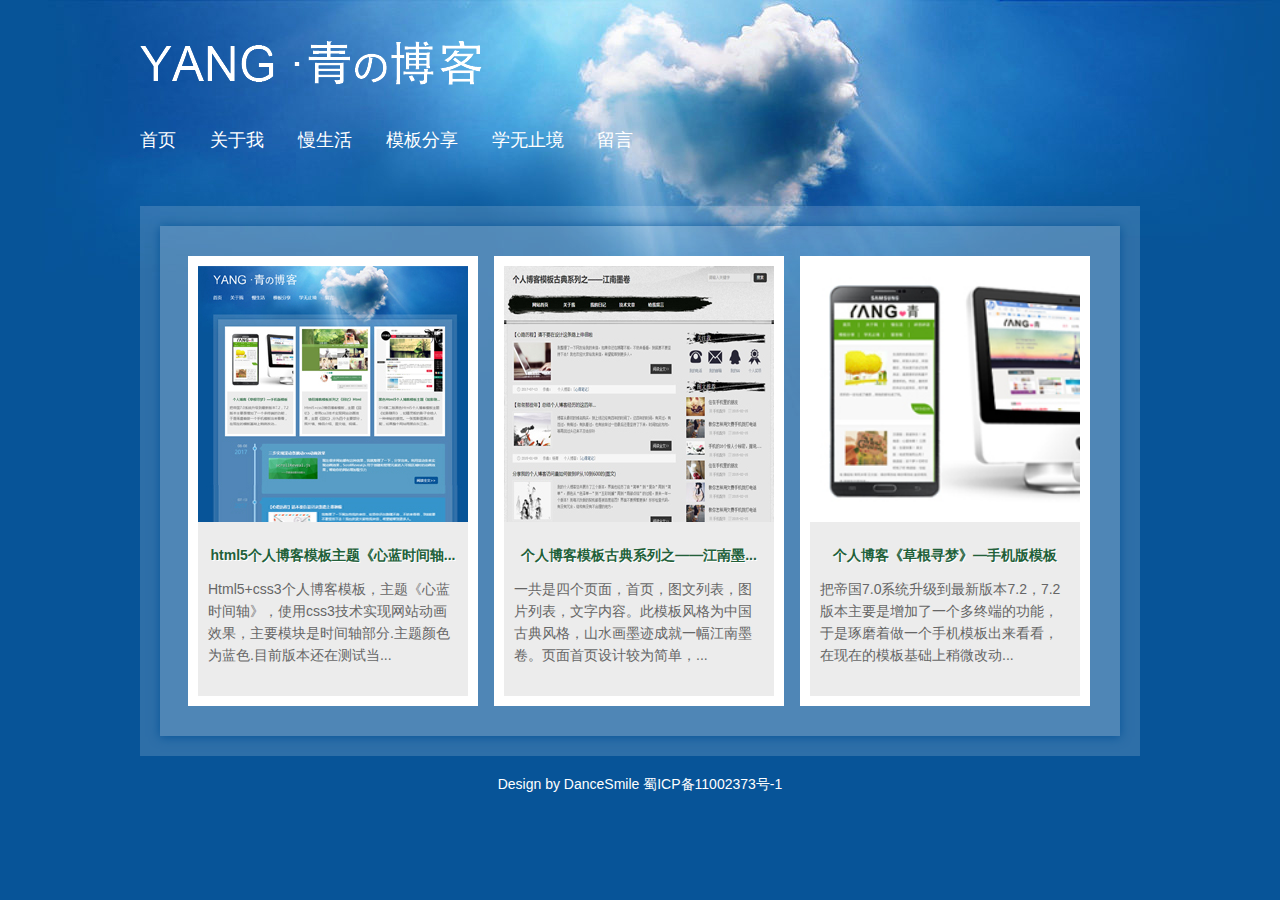
<file: 博客/index.html>
<!doctype html>
<html>
 <head>
 	<meta charset="utf-8">
 	<link rel="stylesheet" href="css/index.css">
 	<script type="text/javascript" src="js/jquery-3.2.0.min.js"></script>
 	<script type="text/javascript" src="js/index.js"></script>
 	<title>首页</title>
 </head>
 <body>
 	<div class="header">
 		<div class="logo">
 			<a href="#">
 				<img src="images/logo.png" />
 			</a>
 		</div>
 		<div class="nav">
 			<a href="javascript:void(0)">
 				<span>首页</span>
 				<span class="en">Home</span>
 			</a>
 			<a href="javascript:void(0)">
 				<span>关于我</span>
 				<span class="en">About</span>
 			</a>
 			<a href="javascript:void(0)">
 				<span>慢生活</span>
 				<span class="en">Life</span>
 			</a>
 			<a href="javascript:void(0)">
 				<span>模板分享</span>
 				<span class="en">Share</span>
 			</a>
 			<a href="javascript:void(0)">
 				<span>学无止境</span>
 				<span class="en">Learn</span>
 			</a>
 			<a href="javascript:void(0)">
 				<span>留言</span>
 				<span class="en">Saying</span>
 			</a>
 		</div>
 	</div>
 	<div class="article">
 		<div class="container">
 			<div class="blog clearfix">
 				<div class="figure">
 					<ul>
 						<a href="#">
 							<img src="images/fiugre.jpg" />
 						</a>
 					</ul>
 					<p>
 						<a href="#">
 							html5个人博客模板主题《心蓝时间轴...
 						</a>
 					</p>
 					<div class="figaction">
 						Html5+css3个人博客模板，主题《心蓝时间轴》，使用css3技术实现网站动画效果，主要模块是时间轴部分.主题颜色为蓝色.目前版本还在测试当...
 					</div>
 				</div>
 				<div class="figure">
 					<ul>
 						<a href="#">
 							<img src="images/figure1.jpg" />
 						</a>
 					</ul>
 					<p>
 						<a href="#">
 							个人博客模板古典系列之——江南墨...
 						</a>
 					</p>
 					<div class="figaction">
 						一共是四个页面，首页，图文列表，图片列表，文字内容。此模板风格为中国古典风格，山水画墨迹成就一幅江南墨卷。页面首页设计较为简单，...
 					</div>
 				</div>
 				<div class="figure">
 					<ul>
 						<a href="#">
 							<img src="images/figure2.jpg" />
 						</a>
 					</ul>
 					<p>
 						<a href="#">
 							个人博客《草根寻梦》—手机版模板
 						</a>
 					</p>
 					<div class="figaction">
 						把帝国7.0系统升级到最新版本7.2，7.2版本主要是增加了一个多终端的功能，于是琢磨着做一个手机模板出来看看，在现在的模板基础上稍微改动...
 					</div>
 				</div>
 			</div>
 			<ul class="timeline">
	 			<!-- <li>
	 				<div class="time">
	 					<span>09-08</span>
	 					<span>2017</span>
	 				</div>
	 				<div class="icon"></div>
	 				<div class="label">
	 					<h2>
	 						<a href="#">
	 							html5个人博客模板主题《心蓝时间轴》
	 						</a>
	 					</h2>
	 					<div class="content clearfix">
	 						<span class="blogpic">
	 							<a href="#">
	 								<img src="images/image1.jpg" />
	 							</a>
	 						</span>
	 						<div class="con-blog">
	 							<p>
	 								Html5+css3个人博客模板，主题《心蓝时间轴》，使用css3技术实现网站动<br/>画效果，主要模块是时间轴部分.主题颜色为蓝色.目前版本还在测试当中,喜欢<br/>的可以先下载
	 							</p>
	 							<p class="clearfix">
	 								<a href="#" class="classname">原创个人博客模板</a>
	 								<a href="#" class="readmore">阅读全文>></a>
	 							</p>
	 						</div>
	 					</div>
	 				</div>
	 			</li> -->
	 			<!-- <li>
	 				<div class="time">
	 					<span>09-08</span>
	 					<span>2017</span>
	 				</div>
	 				<div class="icon"></div>
	 				<div class="label">
	 					<h2>
	 						<a href="#">
	 							html5个人博客模板主题《心蓝时间轴》
	 						</a>
	 					</h2>
	 					<div class="content clearfix">
	 						<span class="blogpic">
	 							<a href="#">
	 								<img src="images/image1.jpg" />
	 							</a>
	 						</span>
	 						<div class="con-blog">
	 							<p>
	 								Html5+css3个人博客模板，主题《心蓝时间轴》，使用css3技术实现网站动<br/>画效果，主要模块是时间轴部分.主题颜色为蓝色.目前版本还在测试当中,喜欢<br/>的可以先下载
	 							</p>
	 							<p class="clearfix">
	 								<a href="#" class="classname">原创个人博客模板</a>
	 								<a href="#" class="readmore">阅读全文>></a>
	 							</p>
	 						</div>
	 					</div>
	 				</div>
	 			</li>
	 			<li>
	 				<div class="time">
	 					<span>09-08</span>
	 					<span>2017</span>
	 				</div>
	 				<div class="icon"></div>
	 				<div class="label">
	 					<h2>
	 						<a href="#">
	 							html5个人博客模板主题《心蓝时间轴》
	 						</a>
	 					</h2>
	 					<div class="content clearfix">
	 						<span class="blogpic">
	 							<a href="#">
	 								<img src="images/image1.jpg" />
	 							</a>
	 						</span>
	 						<div class="con-blog">
	 							<p>
	 								Html5+css3个人博客模板，主题《心蓝时间轴》，使用css3技术实现网站动<br/>画效果，主要模块是时间轴部分.主题颜色为蓝色.目前版本还在测试当中,喜欢<br/>的可以先下载
	 							</p>
	 							<p class="clearfix">
	 								<a href="#" class="classname">原创个人博客模板</a>
	 								<a href="#" class="readmore">阅读全文>></a>
	 							</p>
	 						</div>
	 					</div>
	 				</div>
	 			</li>
	 			<li>
	 				<div class="time">
	 					<span>09-08</span>
	 					<span>2017</span>
	 				</div>
	 				<div class="icon"></div>
	 				<div class="label">
	 					<h2>
	 						<a href="#">
	 							html5个人博客模板主题《心蓝时间轴》
	 						</a>
	 					</h2>
	 					<div class="content clearfix">
	 						<span class="blogpic">
	 							<a href="#">
	 								<img src="images/image1.jpg" />
	 							</a>
	 						</span>
	 						<div class="con-blog">
	 							<p>
	 								Html5+css3个人博客模板，主题《心蓝时间轴》，使用css3技术实现网站动<br/>画效果，主要模块是时间轴部分.主题颜色为蓝色.目前版本还在测试当中,喜欢<br/>的可以先下载
	 							</p>
	 							<p class="clearfix">
	 								<a href="#" class="classname">原创个人博客模板</a>
	 								<a href="#" class="readmore">阅读全文>></a>
	 							</p>
	 						</div>
	 					</div>
	 				</div>
	 			</li>
	 			<li>
	 				<div class="time">
	 					<span>09-08</span>
	 					<span>2017</span>
	 				</div>
	 				<div class="icon"></div>
	 				<div class="label">
	 					<h2>
	 						<a href="#">
	 							html5个人博客模板主题《心蓝时间轴》
	 						</a>
	 					</h2>
	 					<div class="content clearfix">
	 						<span class="blogpic">
	 							<a href="#">
	 								<img src="images/image1.jpg" />
	 							</a>
	 						</span>
	 						<div class="con-blog">
	 							<p>
	 								Html5+css3个人博客模板，主题《心蓝时间轴》，使用css3技术实现网站动<br/>画效果，主要模块是时间轴部分.主题颜色为蓝色.目前版本还在测试当中,喜欢<br/>的可以先下载
	 							</p>
	 							<p class="clearfix">
	 								<a href="#" class="classname">原创个人博客模板</a>
	 								<a href="#" class="readmore">阅读全文>></a>
	 							</p>
	 						</div>
	 					</div>
	 				</div>
	 			</li>
	 			<li>
	 				<div class="time">
	 					<span>09-08</span>
	 					<span>2017</span>
	 				</div>
	 				<div class="icon"></div>
	 				<div class="label">
	 					<h2>
	 						<a href="#">
	 							html5个人博客模板主题《心蓝时间轴》
	 						</a>
	 					</h2>
	 					<div class="content clearfix">
	 						<span class="blogpic">
	 							<a href="#">
	 								<img src="images/image1.jpg" />
	 							</a>
	 						</span>
	 						<div class="con-blog">
	 							<p>
	 								Html5+css3个人博客模板，主题《心蓝时间轴》，使用css3技术实现网站动<br/>画效果，主要模块是时间轴部分.主题颜色为蓝色.目前版本还在测试当中,喜欢<br/>的可以先下载
	 							</p>
	 							<p class="clearfix">
	 								<a href="#" class="classname">原创个人博客模板</a>
	 								<a href="#" class="readmore">阅读全文>></a>
	 							</p>
	 						</div>
	 					</div>
	 				</div>
	 			</li>
 -->	 		
			</ul>
 		</div>
 	</div>
 	<div class="footer">
		Design by DanceSmile
		<a href="#">蜀ICP备11002373号-1</a>
 	</div>
 </body>
 </html>
</file>
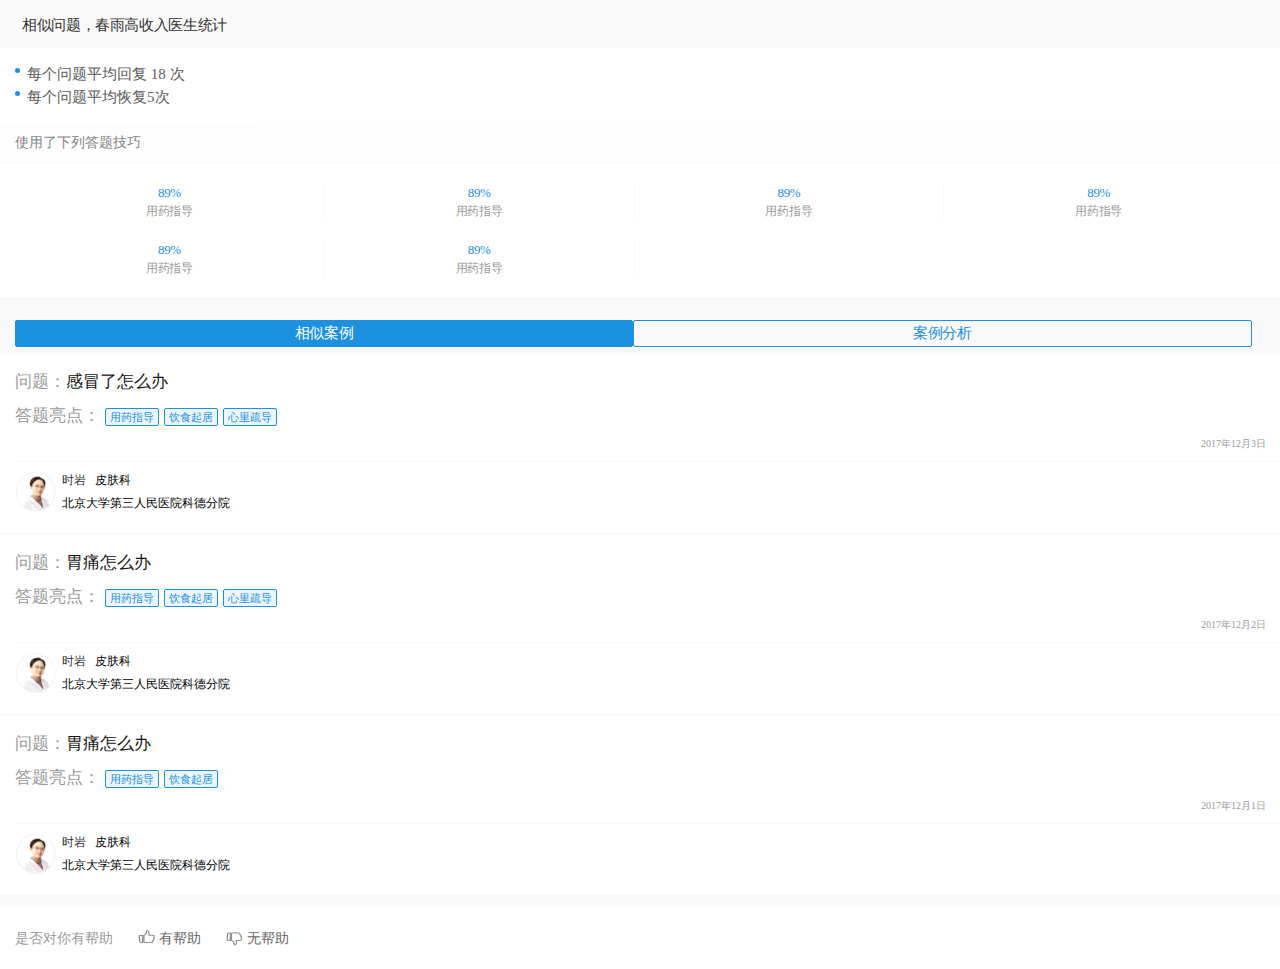
<file: 春雨医生2/index.html>
<!doctype html>
<html>
<head>
	<meta charset="utf-8">
	<meta name="viewport"
          content="width=device-width, user-scalable=no, initial-scale=1.0, maximum-scale=1.0, minimum-scale=1.0">
	<link rel="stylesheet" href="css/main.css">
	<script type="text/javascript" src="js/jquery-3.2.0.min.js"></script>
	<script type="text/javascript" src="js/main.js"></script>
	<!-- // <script type="text/javascript" src="js/flexible.js"></script> -->
	<title>春雨医生</title>
</head>
<body>
	<div class="header">
		<div class="count">
			<span class="title">相似问题，春雨高收入医生统计</span>
		</div>
		<div class="count-result">
			<div class="res-list clearfix">
				<span class="dian"></span>
				<span class="title title-1">每个问题平均回复
					<span></span>
					次
				</span>
			</div>
			<div class="res-list clearfix">
				<span class="dian"></span>
				<span class="title title-2">每个问题平均恢复<span></span>次</span>
			</div>
		</div>
	</div>
	<div class="skill">
		使用了下列答题技巧
	</div>
	<div class="skill-list">
		<ul class="clearfix">
			<li>
				<p class="num">89%</p>
				<P class="title">用药指导</p>
			</li>
			<li>
				<p class="num">89%</p>
				<P class="title">用药指导</p>
			</li>
			<li>
				<p class="num">89%</p>
				<P class="title">用药指导</p>
			</li>
			<li>
				<p class="num">89%</p>
				<P class="title">用药指导</p>
			</li>
			<li>
				<p class="num">89%</p>
				<P class="title">用药指导</p>
			</li>
			<li>
				<p class="num">89%</p>
				<P class="title">用药指导</p>
			</li>
		</ul>
	</div>
	<div class="case">
		<div class="case-box clearfix">
			<div class="case-box-item change">相似案例</div>
			<div class="case-box-item">案例分析</div>
		</div>
	</div>
	<div class="cases">
		<div class="similarity-case cases-list">
			<!-- <div class="box">
				<div class="similarity-case-list">
					<p class="question">
						问题：<span class="title">月经不调，经常拖后（女，32岁）</span>
					</p>
					<p class="answer">
						<span>答题亮点：</span>
						<span class="label-list">用药指导</span>
						<span class="label-list">饮食起居</span>
						<span class="label-list">心理疏导</span>
					</p>
					<p class="data">2017年11月2日</p>
					<div class="cut"></div>
				</div>
				<div class="doctor-introduced">
					<div class="doctor-img">
						<img src="images/people.png">
					</div>
					<div class="introduced">
						<p>
							<span class="doctor-name">时岩</span>
							<span class="section">皮肤科</span>
						</p>
						<p>北京大学第三人民医院科德分院</p>
					</div>
				</div>
			</div>
			<div class="box">
				<div class="similarity-case-list">
					<p class="question">
						问题：<span class="title">月经不调，经常拖后（女，32岁）</span>
					</p>
					<p class="answer">
						<span>答题亮点：</span>
						<span class="label-list">用药指导</span>
						<span class="label-list">饮食起居</span>
						<span class="label-list">心理疏导</span>
					</p>
					<p class="data">2017年11月2日</p>
					<div class="cut"></div>
				</div>
				<div class="doctor-introduced">
					<div class="doctor-img">
						<img src="images/people.png">
					</div>
					<div class="introduced">
						<p>
							<span class="doctor-name">时岩</span>
							<span class="section">皮肤科</span>
						</p>
						<p>北京大学第三人民医院科德分院</p>
					</div>
				</div>
			</div>
			<div class="box">
				<div class="similarity-case-list">
					<p class="question">
						问题：<span class="title">月经不调，经常拖后（女，32岁）</span>
					</p>
					<p class="answer">
						<span>答题亮点：</span>
						<span class="label-list">用药指导</span>
						<span class="label-list">饮食起居</span>
						<span class="label-list">心理疏导</span>
					</p>
					<p class="data">2017年11月2日</p>
					<div class="cut"></div>
				</div>
				<div class="doctor-introduced">
					<div class="doctor-img">
						<img src="images/people.png">
					</div>
					<div class="introduced">
						<p>
							<span class="doctor-name">时岩</span>
							<span class="section">皮肤科</span>
						</p>
						<p>北京大学第三人民医院科德分院</p>
					</div>
				</div>
			</div> -->
		</div>
		<div class="case-list cases-list">
			<!-- <div class="tags-box">
				<div class="case-list-item">
					<p class="title"><span class="ratio">89%</span>的问题提供了<span class="tag-name">用药指导</span></p>
					<div class="tags-list">
					</div>
				</div>
			</div>
			<div class="tags-box">
				<div class="case-list-item">
					<p class="title"><span class="ratio">89%</span>的问题提供了<span class="tag-name">用药指导</span></p>
					<div class="tags-list">
						<p>易坦静89%</p>
						<p>阿奇霉素64%</p>
						<p>小儿氨酚黄那敏颗粒-54%</p>
						<p>妈咪爱-52%</p>
					</div>
				</div>
			</div>
			<div class="tags-box">
				<div class="case-list-item">
					<p class="title"><span class="ratio">89%</span>的问题提供了<span class="tag-name">用药指导</span></p>
					<div class="tags-list">
						<p>易坦静89%</p>
						<p>阿奇霉素64%</p>
						<p>小儿氨酚黄那敏颗粒-54%</p>
						<p>妈咪爱-52%</p>
					</div>
				</div>
			</div> -->
			
		</div>
	</div>
	<div class="footer clearfix">
		<span class="help">是否对你有帮助</span>
		<span class="clearfix"><img src="images/help.png">有帮助</span>
		<span class="clearfix"><img src="images/no-help.png">无帮助</span>
	</div>
</body>
</html>
</file>
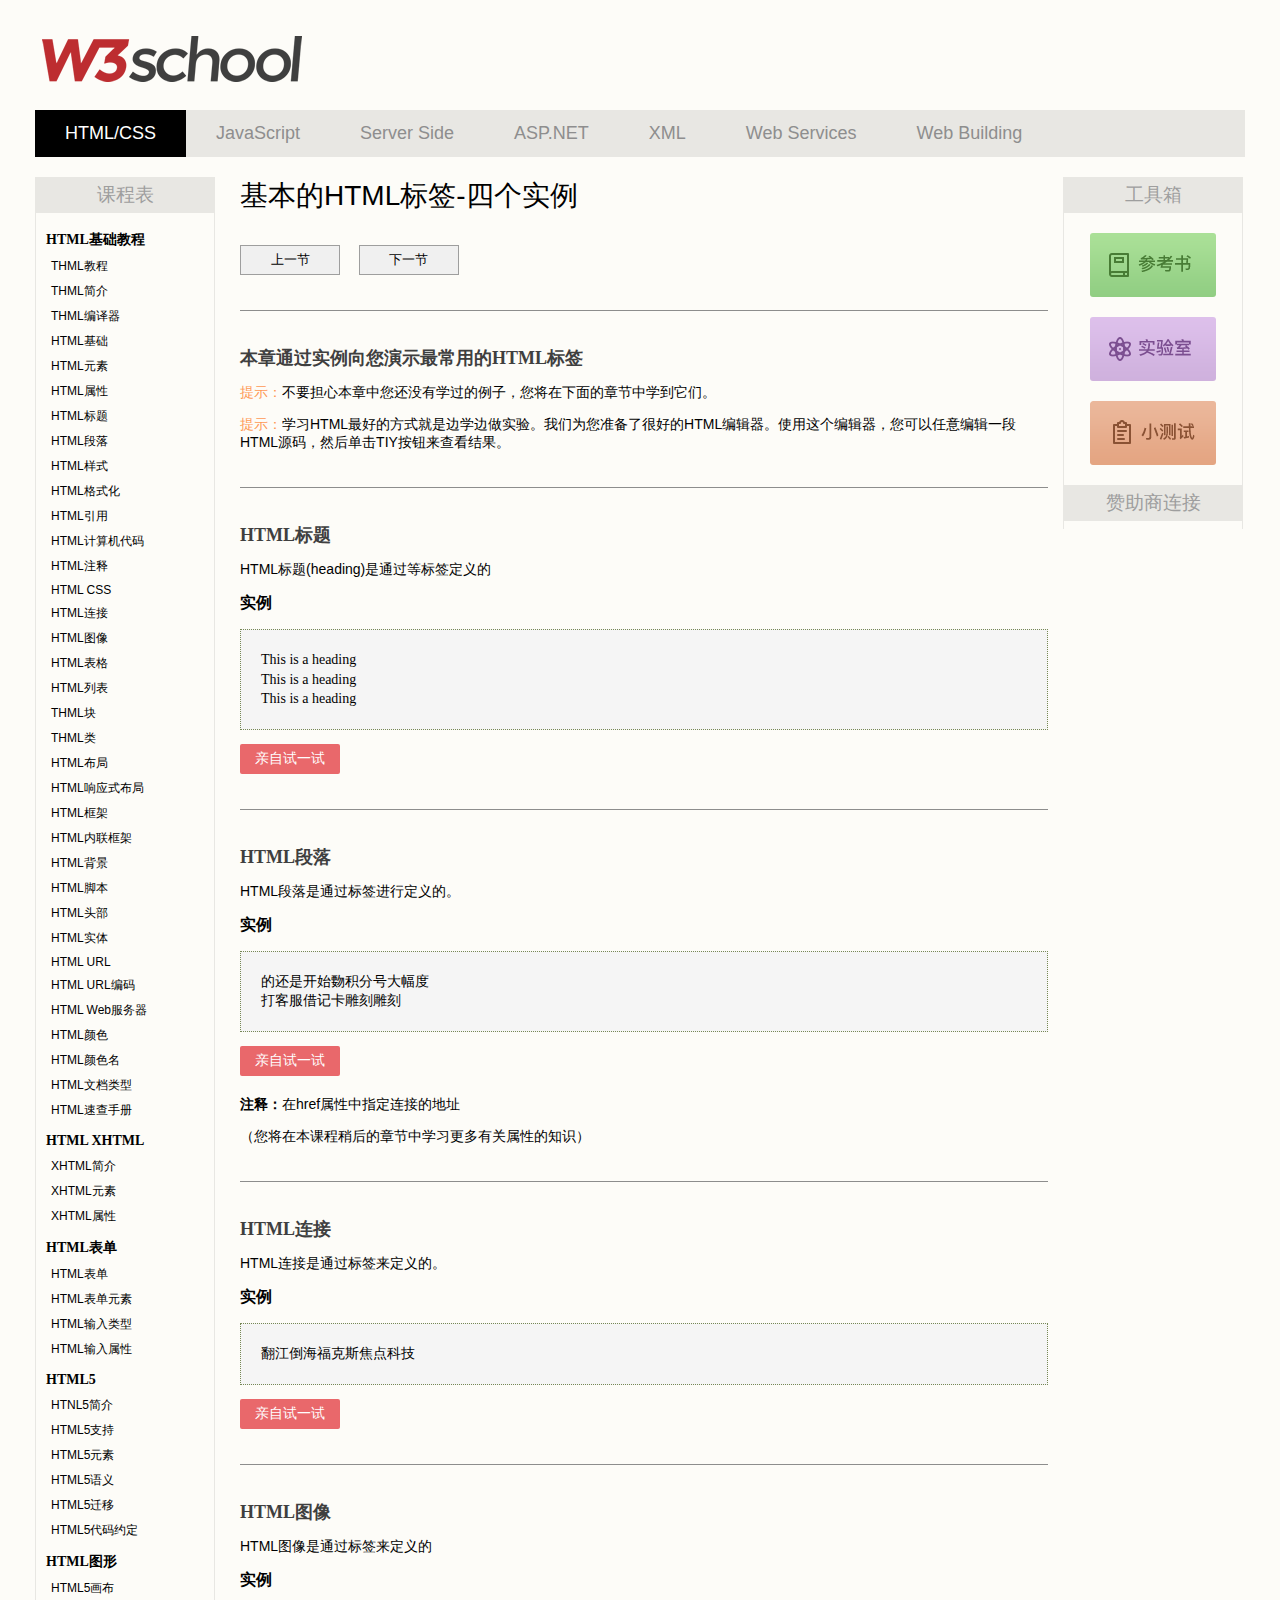
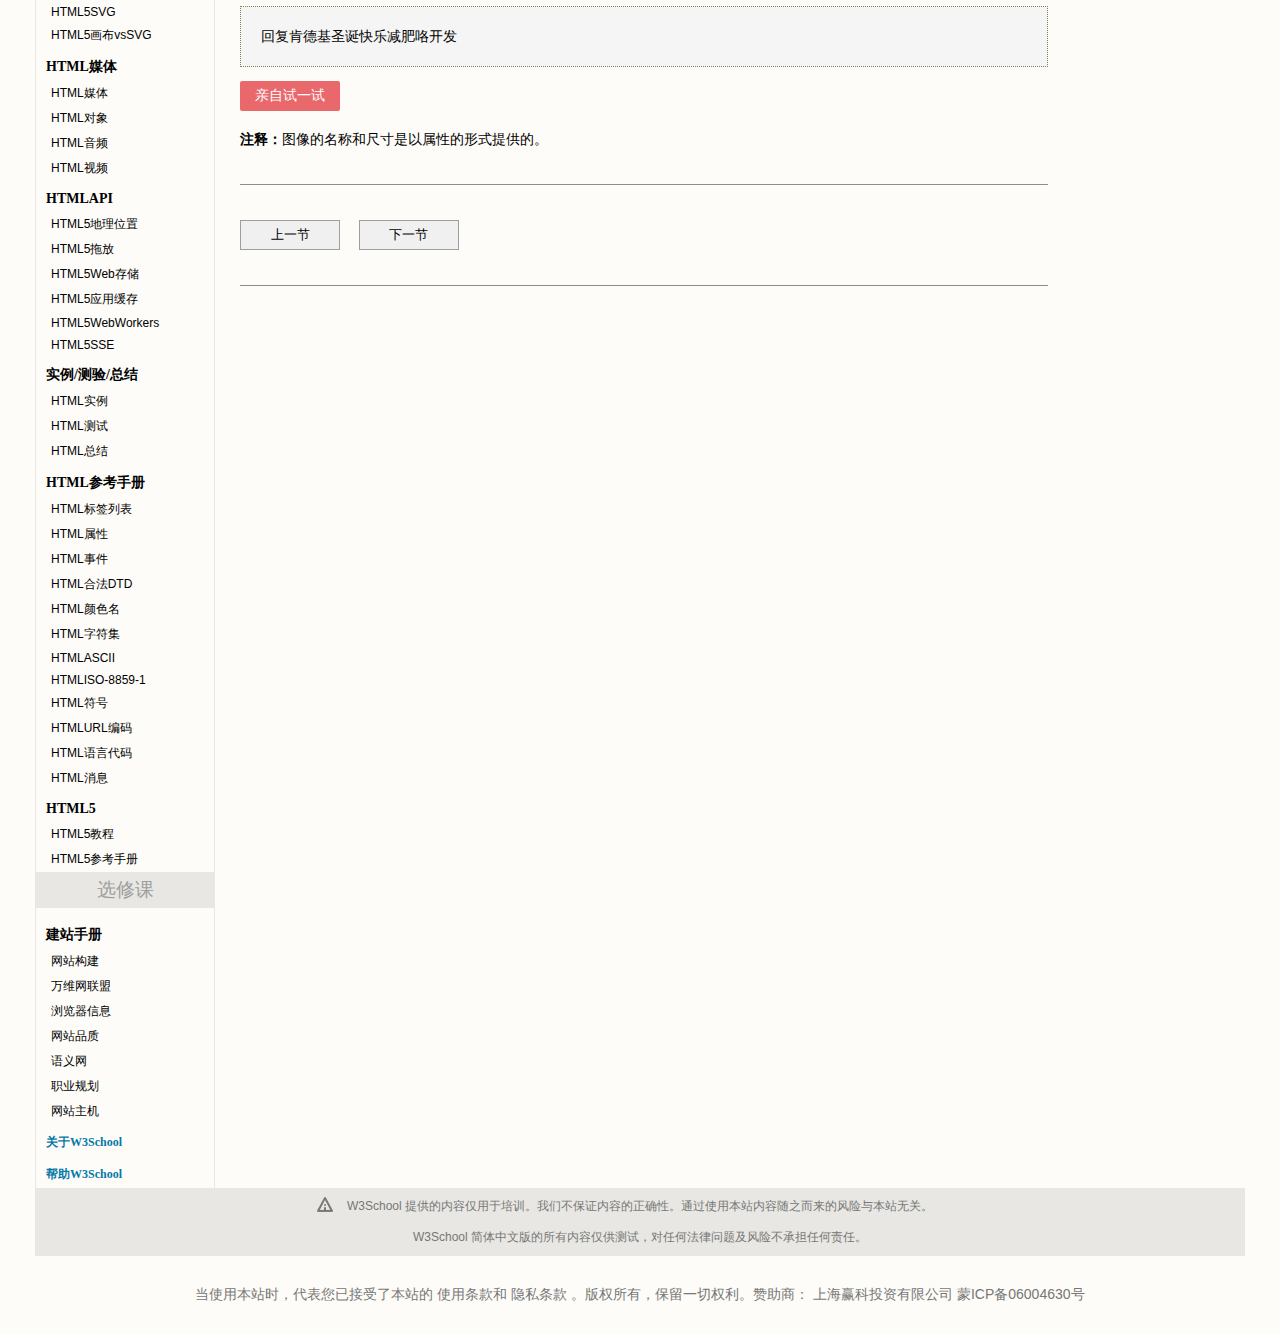
<file: myhtml/hwork.html>
<!DOCTYPE HTML>	
<html>
<head>
	<meta charset="utf-8">
	<title>HomeWork</title>
	<link rel="stylesheet" href="css/style_1.css">
</head>
<body>
	<div class="header">
		<a href="" title="w3school在线教程">
			<div class="logo"></div>
		</a>
		<ul class="nav clearfix">
			<li><a href="" id="nav_style">HTML/CSS</a></li>
			<li><a href="">JavaScript</a></li>
			<li><a href="">Server Side</a></li>
			<li><a href="">ASP.NET</a></li>
			<li><a href="">XML</a></li>
			<li><a href="">Web Services</a></li>
			<li><a href="">Web Building</a></li>
		</ul>
	</div>
	<div class="content clearfix">
		<div class="left">
			<h2>课程表</h2>
			<h4>HTML基础教程</h4>
			<ul>
				<li><a href="">THML教程</a></li>
				<li><a href="">THML简介</a></li>
				<li><a href="">THML编译器</a></li>
				<li><a href="">HTML基础</a></li>
				<li><a href="">HTML元素</a></li>
				<li><a href="">HTML属性</a></li>
				<li><a href="">HTML标题</a></li>
				<li><a href="">HTML段落</a></li>
				<li><a href="">HTML样式</a></li>
				<li><a href="">HTML格式化</a></li>
				<li><a href="">HTML引用</a></li>
				<li><a href="">HTML计算机代码</a></li>
				<li><a href="">HTML注释</a></li>
				<li><a href="">HTML CSS</a></li>
				<li><a href="">HTML连接</a></li>
				<li><a href="">HTML图像</a></li>
				<li><a href="">HTML表格</a></li>
				<li><a href="">HTML列表</a></li>
				<li><a href="">THML块</a></li>
				<li><a href="">THML类</a></li>
				<li><a href="">HTML布局</a></li>
				<li><a href="">HTML响应式布局</a></li>
				<li><a href="">HTML框架</a></li>
				<li><a href="">HTML内联框架</a></li>
				<li><a href="">HTML背景</a></li>
				<li><a href="">HTML脚本</a></li>
				<li><a href="">HTML头部</a></li>
				<li><a href="">HTML实体</a></li>
				<li><a href="">HTML URL</a></li>
				<li><a href="">HTML URL编码</a></li>
				<li><a href="">HTML Web服务器</a></li>
				<li><a href="">HTML颜色</a></li>
				<li><a href="">HTML颜色名</a></li>
				<li><a href="">HTML文档类型</a></li>
				<li><a href="">HTML速查手册</a></li>
			</ul>
			<h4>HTML XHTML</h4>
			<ul>
				<li><a href="">XHTML简介</a></li>
				<li><a href="">XHTML元素</a></li>
				<li><a href="">XHTML属性</a></li>
			</ul>
			<h4>HTML表单</h4>
			<ul>
				<li><a href="">HTML表单</a></li>
				<li><a href="">HTML表单元素</a></li>
				<li><a href="">HTML输入类型</a></li>
				<li><a href="">HTML输入属性</a></li>
			</ul>
			<h4>HTML5</h4>
			<ul>
				<li><a href="">HTNL5简介</a></li>
				<li><a href="">HTML5支持</a></li>
				<li><a href="">HTML5元素</a></li>
				<li><a href="">HTML5语义</a></li>
				<li><a href="">HTML5迁移</a></li>
				<li><a href="">HTML5代码约定</a></li>
			</ul>
			<h4>HTML图形</h4>
			<ul>
				<li><a href="">HTML5画布</a></li>
				<li><a href="">HTML5SVG</a></li>
				<li><a href="">HTML5画布vsSVG</a></li>
			</ul>
			<h4>HTML媒体</h4>
			<ul>
				<li><a href="">HTML媒体</a></li>
				<li><a href="">HTML对象</a></li>
				<li><a href="">HTML音频</a></li>
				<li><a href="">HTML视频</a></li>
			</ul>
			<h4>HTMLAPI</h4>
			<ul>
				<li><a href="">HTML5地理位置</a></li>
				<li><a href="">HTML5拖放</a></li>
				<li><a href="">HTML5Web存储</a></li>
				<li><a href="">HTML5应用缓存</a></li>
				<li><a href="">HTML5WebWorkers</a></li>
				<li><a href="">HTML5SSE</a></li>
			</ul>
			<h4>实例/测验/总结</h4>
			<ul class="menu">
				<li><a href="">HTML实例</a></li>
				<li><a href="">HTML测试</a></li>
				<li><a href="">HTML总结</a></li>
			</ul>
			<h4>HTML参考手册</h4>
			<ul>
				<li><a href="">HTML标签列表</a></li>
				<li><a href="">HTML属性</a></li>
				<li><a href="">HTML事件</a></li>
				<li><a href="">HTML合法DTD</a></li>
				<li><a href="">HTML颜色名</a></li>
				<li><a href="">HTML字符集</a></li>
				<li><a href="">HTMLASCII</a></li>
				<li><a href="">HTMLISO-8859-1</a></li>
				<li><a href="">HTML符号</a></li>
				<li><a href="">HTMLURL编码</a></li>
				<li><a href="">HTML语言代码</a></li>
				<li><a href="">HTML消息</a></li>
			</ul>
			<h4>HTML5</h4>
			<ul>
				<li><a href="">HTML5教程</a></li>
				<li><a href="">HTML5参考手册</a></li>
			</ul>
			<h2>选修课</h2>
			<h4>建站手册</h4>
			<ul>
				<li><a href="">网站构建</a></li>
				<li><a href="">万维网联盟</a></li>
				<li><a href="">浏览器信息</a></li>
				<li><a href="">网站品质</a></li>
				<li><a href="">语义网</a></li>
				<li><a href="">职业规划</a></li>
				<li><a href="">网站主机</a></li>
			</ul>
			<h4>
				<a href="" id="link_about">关于W3School</a>
			</h4>
			<h4>
				<a href="" id="link_help">帮助W3School</a>
			</h4>
		</div>
		<div class="middle">
			<div class="area">
				<h1>基本的HTML标签-四个实例</h1>
				<button type="button">上一节</button>
				<button type="button">下一节</button>
			</div>
			<div class="cut"></div>
			<div class="area">
				<p>
					<strong>本章通过实例向您演示最常用的HTML标签</strong>
				</p>
				<p><span>提示：</span>不要担心本章中您还没有学过的例子，您将在下面的章节中学到它们。</p>
				<p><span>提示：</span>学习HTML最好的方式就是边学边做实验。我们为您准备了很好的HTML编辑器。使用这个编辑器，您可以任意编辑一段 HTML源码，然后单击TIY按钮来查看结果。</p>
			</div>
			<div class="cut"></div>
			<div class="area">
				<h2>HTML标题</h2>
				<p>HTML标题(heading)是通过等标签定义的</p>
				<h3>实例</h3>
				<div class="example">
					<ul>
						<li>This is a heading</li>
						<li>This is a heading</li>
						<li>This is a heading</li>
					</ul>
				</div>
				<p class="submit">
					<a href="">亲自试一试</a>
				</p>
			</div>
			<div class="cut"></div>
			<div class="area">
				<h2>HTML段落</h2>
				<p>HTML段落是通过标签进行定义的。</p>
				<h3>实例</h3>
				<div class="example">
					<ul>
						<li>的还是开始覅积分号大幅度</li>
						<li>打客服借记卡雕刻雕刻</li>
					</ul>
				</div>
				<p class="submit">
					<a href="">亲自试一试</a>
				</p>
				<p class="note">
					<span>注释：</span>在href属性中指定连接的地址
				</p>
				<P>（您将在本课程稍后的章节中学习更多有关属性的知识）</p>
			</div>
			<div class="cut"></div>
			<div class="area">
				<h2>HTML连接</h2>
				<p>HTML连接是通过标签来定义的。</p>
				<h3>实例</h3>
				<div class="example">
					<ul>
						<li>翻江倒海福克斯焦点科技</li>
					</ul>
				</div>
				<p class="submit">
					<a href="">亲自试一试</a>
				</p>
			</div>
			<div class="cut"></div>
			<div class="area">
				<h2>HTML图像</h2>
				<p>HTML图像是通过标签来定义的</p>
				<h3>实例</h3>
				<div class="example">
					<ul>
						<li>回复肯德基圣诞快乐减肥咯开发</li>
					</ul>
				</div>
				<p class="submit">
					<a href="">亲自试一试</a>
				</p>
				<p class="note">
					<span>注释：</span>图像的名称和尺寸是以属性的形式提供的。
				</p>
			</div>
			<div class="cut"></div>
			<div class="area">
				<button type="button">上一节</button>
				<button type="button">下一节</button>
			</div>
			<div class="cut"></div>
		</div>
		<div class="right">
			<h2>工具箱</h2>
			<a href="" class="book consult"></a>
			<a href="" class="book lab"></a>
			<a href="" class="book text"></a>
			<h2 id="ad">赞助商连接</h2>
		</div>
	</div>
	<div class="footer">
		<div class="top">
			<span>W3School 提供的内容仅用于培训。我们不保证内容的正确性。通过使用本站内容随之而来的风险与本站无关。
			</span>
			<br/>
			<br/>
			W3School 简体中文版的所有内容仅供测试，对任何法律问题及风险不承担任何责任。
		</div>
		<div class="bottom">
			当使用本站时，代表您已接受了本站的
			<a href="" title="关于使用">使用条款</a>和	
			<a href="" title="关于隐私">隐私条款</a>
			。版权所有，保留一切权利。赞助商：
			<a href="" title="上海赢科投资有限公司">上海赢科投资有限公司</a>
			<a href="">蒙ICP备06004630号</a>
		</div>
	</div>
</body>
</html>
</file>
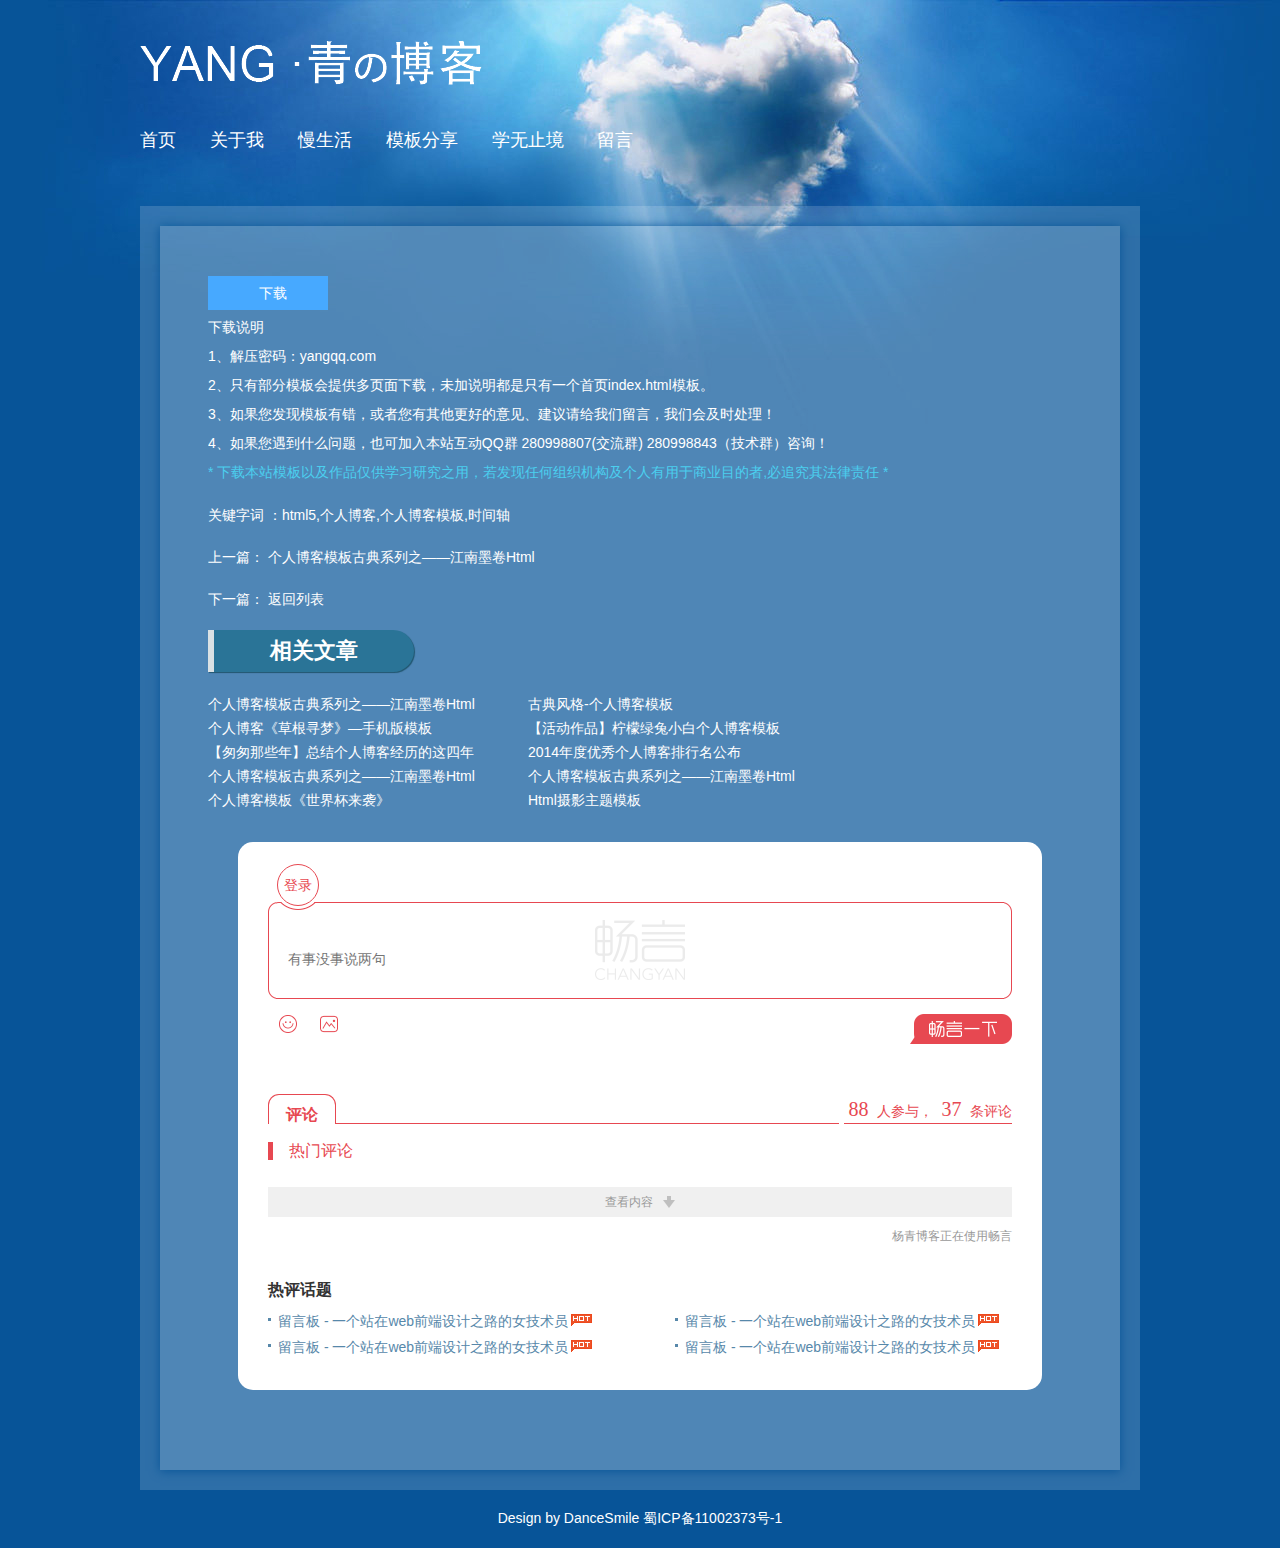
<file: 博客/readMore.html>
<!doctype html>
<html>
<head>
	<meta charset="utf-8">
	<link rel="stylesheet" href="css/index.css">
	<link rel="stylesheet" href="css/second.css">
 	<script type="text/javascript" src="js/jquery-3.2.0.min.js"></script>
 	<script type="text/javascript" src="js/details.js"></script>
	<title>阅读全文</title>
</head>
<body>
	<div class="cover hide">
		<div class="login">
			<div class="clear-close clearfix">
				<div class="login-close"></div>
			</div>
			<div class="platform-login">
				<div class="cy-logo"></div>
			</div>
			<div class="split-hr">
				<span class="split-title">正在使用畅言评论</span>
			</div>
			<div class="phone-login">
				<div class="phone-login-title">手机登录</div>
				<div class="phone-login-txt">手机短信获取6位初始密码</div>
				<div class="phone-input">
					<input type="text" class="phone-input-num" placeholder="手机号"/>
				</div>
				<div class="clear-g clearfix">
					<div class="clear-input">
						<input type="password" class="password-input" placeholder="密码" />
					</div>
					<span class="password-btn">获取新密码</span>
				</div>
				<span class="login-btn">登录畅言</span>
			</div>
			<ul class="login-group">
				<li>
					<span class="webchat"></span>
				</li>
				<li>
					<span class="weibo"></span>
				</li>
				<li>
					<span class="qq"></span>
				</li>
				<li>
					<span class="call-phone"></span>
				</li>
			</ul>
			<div class="login-instruction">登录过的用户请沿用之前的登录方式</div>
		</div>
	</div>
	<div class="header">
 		<div class="logo">
 			<a href="#">
 				<img src="images/logo.png" />
 			</a>
 		</div>
 		<div class="nav">
 			<a href="javascript:void(0)">
 				<span>首页</span>
 				<span class="en">Home</span>
 			</a>
 			<a href="javascript:void(0)">
 				<span>关于我</span>
 				<span class="en">About</span>
 			</a>
 			<a href="javascript:void(0)">
 				<span>慢生活</span>
 				<span class="en">Life</span>
 			</a>
 			<a href="javascript:void(0)">
 				<span>模板分享</span>
 				<span class="en">Share</span>
 			</a>
 			<a href="javascript:void(0)">
 				<span>学无止境</span>
 				<span class="en">Learn</span>
 			</a>
 			<a href="javascript:void(0)">
 				<span>留言</span>
 				<span class="en">Saying</span>
 			</a>
 		</div>
 	</div>
 	<div class="article">
 		<div class="container">
 			<div class="about">
 				<ul class="about-list">
 					<!-- <h4 class="title">
 						<span>2017-09-08</span>
 						html5个人博客模板主题《心蓝时间轴》
 					</h4>
 					<p class="newsnav">
 						您现在的位置是:
 						<a href="#">首页</a>
 						&nbsp>&nbsp
 						<a href="#">模板分享</a>
 						&nbsp>&nbsp
 						<a href="#">个人博客模板</a>
 					</p>
 					<p>
 						Html5+css3个人博客模板，主题《心蓝时间轴》，使用css3技术实现网站动画效果，主要模块是时间轴部分.主题颜色为蓝色.喜欢的可以先下载.
 					</p>
 					<p class="about-img">
 						<img src="images/image2.jpg" />
 					</p>
 					<p>
 						如果你也在使用帝国cms,可以直接使用模板组.关于首页调用修改,直接修改栏目id即可.
 					</p>
 					<p class="moban">
 						<span>帝国cms模板组下载</span>
 						<span>
 							<a href="#">《如何使用帝国模板组?》</a>
 						</span>
 					</p>
 					<p>
 						本模板更换背景图片也很简单,随意更换背景图片,还有主色就可以变换一个风格.比如这样
 					</p>
 					<p class="moban-style">
 						<img src="images/image3.png"/>
 					</p>
 					<p>&nbsp</p>
 					<p class="moban-style">
 						<img src="images/image4.png" />
 					</p>
 					<p>
 						静态页面请直接点击下面的蓝色按钮
 					</p>
 					<p>&nbsp</p> -->
 				</ul>
 				<div class="infops">
 					<p class="bt-blue">下载</p>
 					<p>下载说明</p>
 					<p>1、解压密码：yangqq.com</p>
 					<p>2、只有部分模板会提供多页面下载，未加说明都是只有一个首页index.html模板。
 					</p>
 					<p>3、如果您发现模板有错，或者您有其他更好的意见、建议请给我们留言，我们会及时处理！
 					</p>
 					<p>4、如果您遇到什么问题，也可加入本站互动QQ群 280998807(交流群)  280998843（技术群）咨询！
 					</p>
 					<p class="ps">
 						* 下载本站模板以及作品仅供学习研究之用，若发现任何组织机构及个人有用于商业目的者,必追究其法律责任 *
 					</p>
 				</div>
 				<div class="keybq">
 					<p>
 						<span>关键字词</span>
 						：html5,个人博客,个人博客模板,时间轴
 					</p>
 				</div>
 				<div class="nextinfo">
 					<p>
 						上一篇：
 						<a href="#">个人博客模板古典系列之——江南墨卷Html</a>
 					</p>
 					<p>
 						下一篇：
 						<a href="#">返回列表</a>
 					</p>
 				</div>
 				<div class="otherlink">
 					<h2>相关文章</h2>
 					<ul class="clearfix">
 						<li>
 							<a href="#">个人博客模板古典系列之——江南墨卷Html</a>
 						</li>
 						<li>
 							<a href="#">古典风格-个人博客模板</a>
 						</li>
 						<li>
 							<a href="#">个人博客《草根寻梦》—手机版模板</a>
 						</li>
 						<li>
 							<a href="#">【活动作品】柠檬绿兔小白个人博客模板</a>
 						</li>
 						<li>
 							<a href="#">【匆匆那些年】总结个人博客经历的这四年</a>
 						</li>
 						<li>
 							<a href="#">2014年度优秀个人博客排行名公布</a>
 						</li>
 						<li>
 							<a href="#">个人博客模板古典系列之——江南墨卷Html</a>
 						</li>
 						<li>
 							<a href="#">个人博客模板古典系列之——江南墨卷Html</a>
 						</li>
 						<li>
 							<a href="#">个人博客模板《世界杯来袭》</a>
 						</li>
 						<li>
 							<a href="#">Html摄影主题模板</a>
 						</li>
 					</ul>
 				</div>
 				<div class="discuss">
 					<!-- <div class="cover">

 					</div>
 --> 					<div class="con-discuss">
 						<div class="login-box">
 							<div class="header-login">登录</div>
 						</div>
 						<div class="login-select">
 							<div class="post-wrap-w">
 								<div class="post-border-l"></div>
 								<div class="post-border-r"></div>
 								<div class="post-main">
		 							<div class="post-main-t">
		 								<div class="border-l"></div>
		 								<div class="border-r"></div>
		 							</div>
		 							<div class="post-main-w">
		 								<div class="area-w">
		 									<input class="textarea" type="text" placeholder="有事没事说两句" onfocus="this.placeholder=''">
		 								</div>
		 							</div>
 								</div>
 							</div>
 						</div>
 						<div class="action clearfix">
 							<div class="function fl">
 								<ul class="clearfix">
 									<li class="face"></li>
 									<li class="uploading"></li>
 								</ul>
 							</div>
 							<div class="issue fr"></div>
 							<div class="issue-comment hide">评论不能为空!</div>
 						</div>
 					</div>
 					<div class="module-list">
 						<div class="list-type clearfix">
 							<ul class="fl">
 								<li class="comment">评论</li>
 							</ul>
 							<div class="list-border fl"></div>
 							<div class="comment-number fr">
 								<span class="number">88</span>
 								人参与，
 								<span class="number">37</span>
 								条评论
 							</div>
 						</div>
 					</div>
 					<div class="list-block">
 						<div class="hots">
 							<div class="hot-comment">
 								<span class="hot-block">
 									热门评论
 								</span>
 							</div>
 						</div>
 						<div class="hot-list">
 							<!-- <div class="list-item">
 								<div class="user clearfix">
	 								<div class="user-img fl">
	 									<img src="images/people.jpeg">
	 								</div>
	 								<div class="user-present fl">
	 									<p class="global clearfix">
	 										<span class="nickname fl">
	 											挽留所有不能的
	 										</span>
	 										<span class="address fl">
	 											[山西省太原市网友]
	 										</span>
	 										<span class="user-time fr">
	 											2017年9月29日 11:36
	 										</span>
	 									</p>
	 									<p class="saying-w">
	 										很喜欢这个，但是我用的emlog，还得改，就是懒啊
	 									</p>
	 								</div>
	 							</div>
	 							<div class="action-click">
	 								<div class="btns-bar">
	 									<i class="gap-gw"></i>
	 									<span class="click-report">
	 										<a href="javascript:void(0)">
	 											<i class="icon-gw icon-flag"></i>
	 											<em>举报</em>
	 										</a>
	 									</span>
	 									<i class="gap-gw"></i>
	 									<span class="click-reply">
	 										<a href="javascript:void(0)">回复</a>
	 									</span>
	 									<i class="gap-gw"></i>
	 									<span class="click-ding">
	 										<a href="javascript:void(0)">
	 											<i class="icon-gw icon-ding"></i>
	 											<em class="icon-number">2</em>
	 										</a>
	 									</span>
	 									<i class="gap-gw"></i>
	 									<span class="click-cai">
	 										<a href="javascript:void(0)">
	 											<i class="icon-gw icon-cai"></i>
	 										</a>
	 									</span>
	 									<i class="icon-gw"></i>
	 									<span class="click-prop">
	 										<a href="javascript:void(0)"></a>
	 									</span>
	 								</div>
	 							</div>
 							</div> -->
 						</div>
 						<!-- <div class="hot-list">
 							<div class="list-item">
 								<div class="user clearfix">
	 								<div class="user-img fl">
	 									<img src="images/people.jpeg">
	 								</div>
	 								<div class="user-present fl">
	 									<p class="global clearfix">
	 										<span class="nickname fl">
	 											挽留所有不能的
	 										</span>
	 										<span class="address fl">
	 											[山西省太原市网友]
	 										</span>
	 										<span class="user-time fr">
	 											2017年9月29日 11:36
	 										</span>
	 									</p>
	 									<p class="saying-w">
	 										很喜欢这个，但是我用的emlog，还得改，就是懒啊
	 									</p>
	 								</div>
	 							</div>
	 							<div class="action-click">
	 								<div class="btns-bar">
	 									<i class="gap-gw"></i>
	 									<span class="click-report">
	 										<a href="javascript:void(0)">
	 											<i class="icon-gw icon-flag"></i>
	 											<em>举报</em>
	 										</a>
	 									</span>
	 									<i class="gap-gw"></i>
	 									<span class="click-reply">
	 										<a href="javascript:void(0)">回复</a>
	 									</span>
	 									<i class="gap-gw"></i>
	 									<span class="click-ding">
	 										<a href="javascript:void(0)">
	 											<i class="icon-gw icon-ding"></i>
	 											<em class="icon-number">2</em>
	 										</a>
	 									</span>
	 									<i class="gap-gw"></i>
	 									<span class="click-cai">
	 										<a href="javascript:void(0)">
	 											<i class="icon-gw icon-cai"></i>
	 										</a>
	 									</span>
	 									<i class="icon-gw"></i>
	 									<span class="click-prop">
	 										<a href="javascript:void(0)"></a>
	 									</span>
	 								</div>
	 							</div>
 							</div>
 						</div> -->
 					</div>
 					<div class="module-footer">
 						<div class="section-page">
 							<div class="cmt-more">
 								查看内容
 								<span class="arrow-more"></span>
 							</div>
 						</div>
 						<div class="service">
 							<a href="#">
 								杨青博客正在使用畅言
 							</a>
 						</div>
 					</div>
 					<div class="hot-topic">
 						<div class="hot-title">
 							<h3 class="title-name">热评话题</h3>
 						</div>
 						<div class="newslist">
 							<ul class="clearfix">
 								<li class="fl">
 									<a href="#">
 										留言板 - 一个站在web前端设计之路的女技术员
 										<span class="hot"></span>
 									</a>
 								</li>
 								<li class="fr">
 									<a href="#">
 										留言板 - 一个站在web前端设计之路的女技术员
 										<span class="hot"></span>
 									</a>
 								</li>
 								<li class="fl">
 									<a href="#">
 										留言板 - 一个站在web前端设计之路的女技术员
 										<span class="hot"></span>
 									</a>
 								</li>
 								<li class="fr">
 									<a href="#">
 										留言板 - 一个站在web前端设计之路的女技术员
 										<span class="hot"></span>
 									</a>
 								</li>
 							</ul>
 						</div>
 					</div>
 				</div>
 			</div>
 		</div>
 	</div>
 	<div class="footer">
		Design by DanceSmile
		<a href="#">蜀ICP备11002373号-1</a>
 	</div>
</body>
</html>
</file>
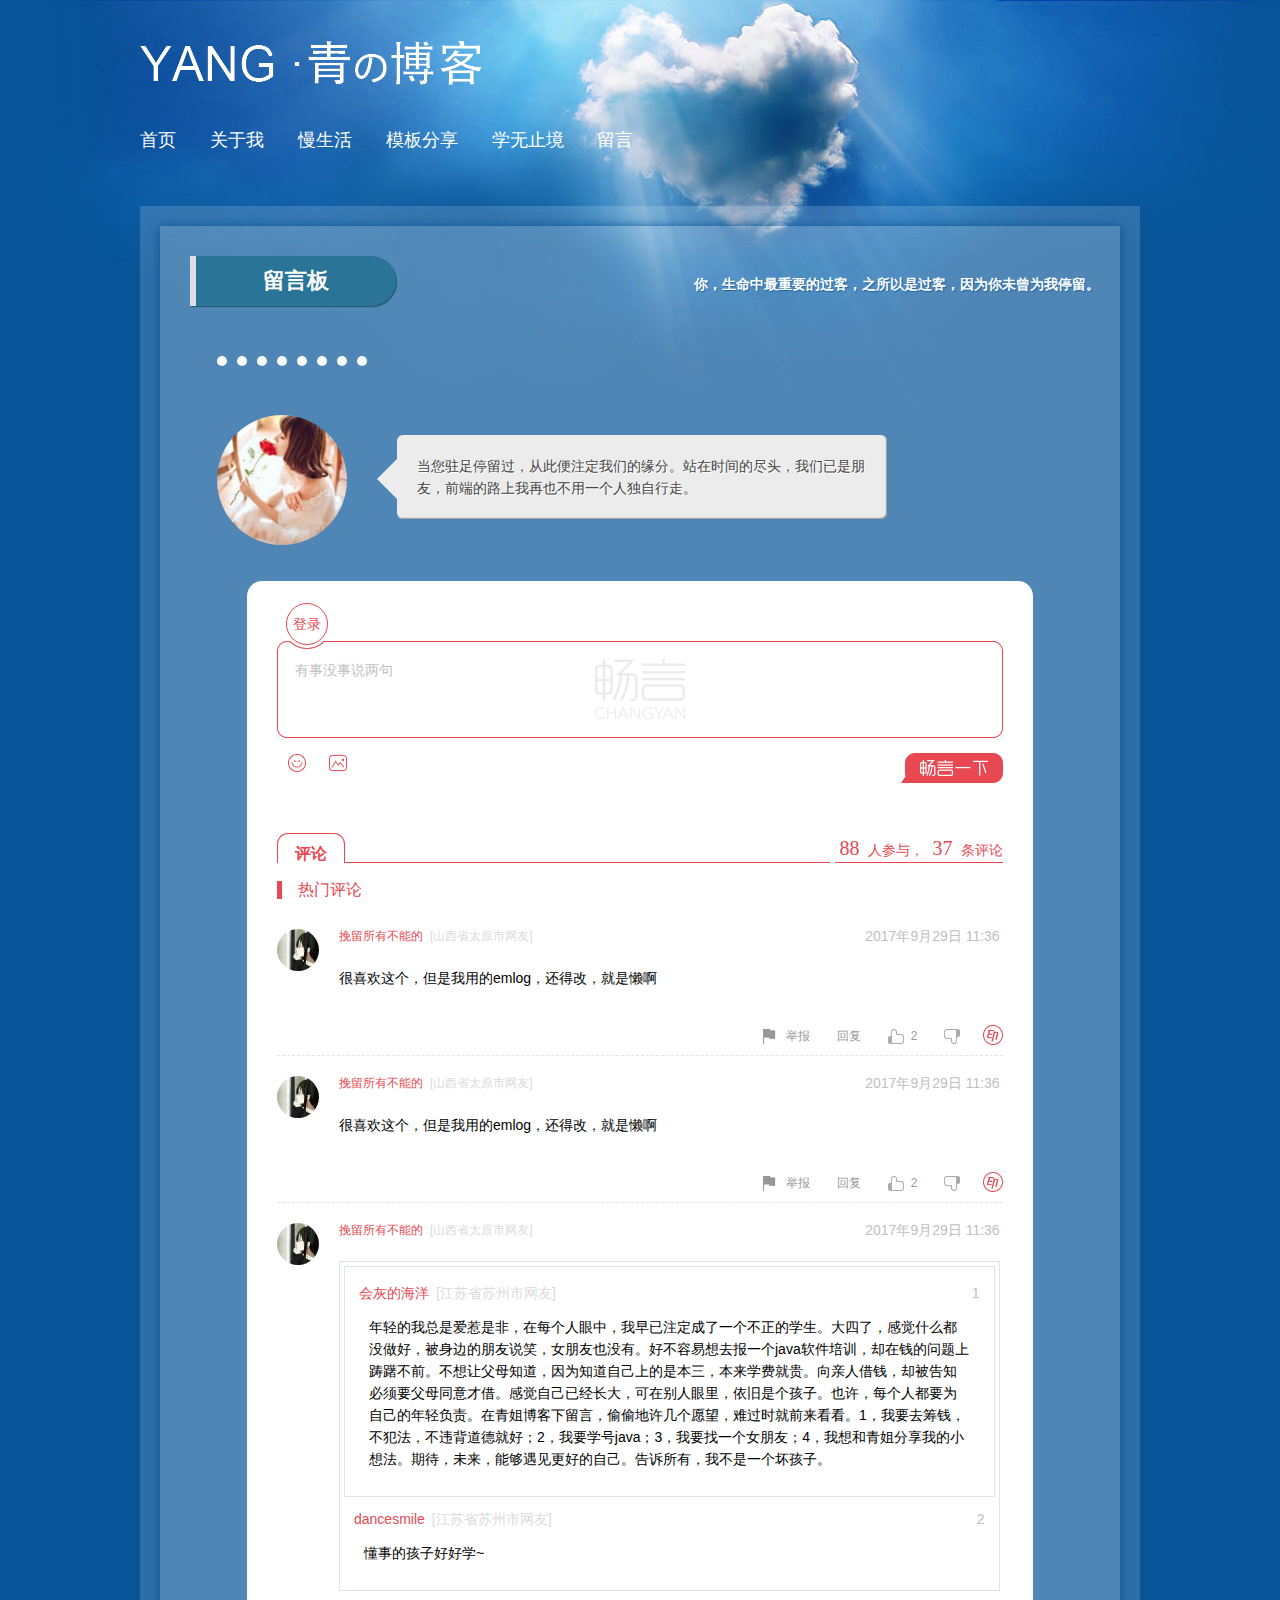
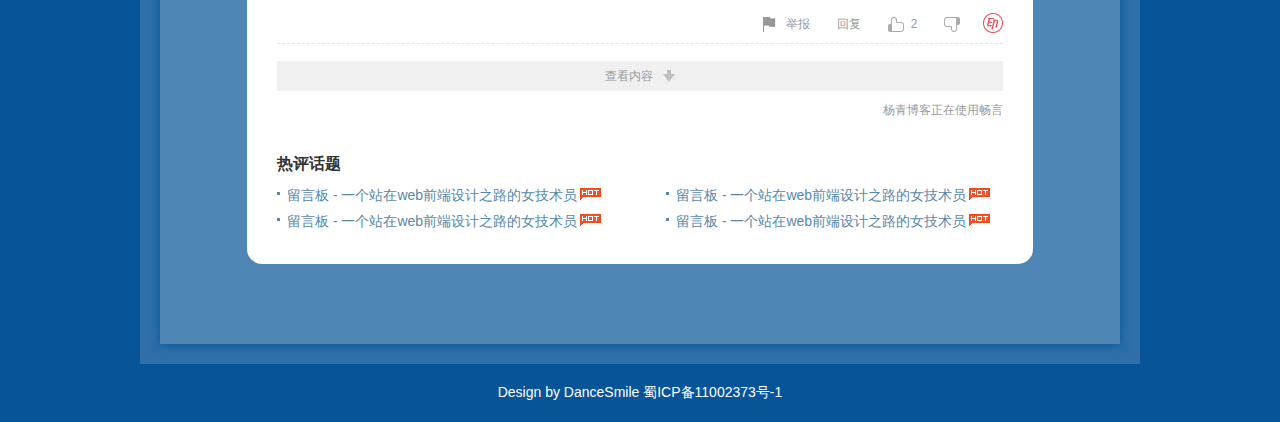
<file: 博客/saying.html>
<!doctype html>
<html>
<head>
	<meta charset="utf-8">
	<link rel="stylesheet" href="css/index.css">
	<link rel="stylesheet" href="css/second.css">
 	<script type="text/javascript" src="js/jquery-3.2.0.min.js"></script>
 	<!-- // <script type="text/javascript" src="js/index.js"></script> -->
 	<script type="text/javascript" src="js/saying.js"></script>
	<title>留言</title>
</head>
<body>
	<div class="header">
 		<div class="logo">
 			<a href="#">
 				<img src="images/logo.png" />
 			</a>
 		</div>
 		<div class="nav">
 			<a href="javascript:void(0)">
 				<span>首页</span>
 				<span class="en">Home</span>
 			</a>
 			<a href="javascript:void(0)">
 				<span>关于我</span>
 				<span class="en">About</span>
 			</a>
 			<a href="javascript:void(0)">
 				<span>慢生活</span>
 				<span class="en">Life</span>
 			</a>
 			<a href="javascript:void(0)">
 				<span>模板分享</span>
 				<span class="en">Share</span>
 			</a>
 			<a href="javascript:void(0)">
 				<span>学无止境</span>
 				<span class="en">Learn</span>
 			</a>
 			<a href="javascript:void(0)">
 				<span>留言</span>
 				<span class="en">Saying</span>
 			</a>
 		</div>
 	</div>
 	<div class="article">
 		<div class="container">
 			<h2 class="ctitle clearfix">
 				<b>留言板</b>
 				<span>你，生命中最重要的过客，之所以是过客，因为你未曾为我停留。</span>
 			</h2>
 			<div class="gbook">
 				<div class="about">
 					<div class="fountaing">
 						<ul class="clearfix">
 							<li></li>
 							<li></li>
 							<li></li>
 							<li></li>
 							<li></li>
 							<li></li>
 							<li></li>
 							<li></li>
 						</ul>
 					</div>
 					<div class="about-girl clearfix">
 						<span class="girl">
 							<a href="#">
 								<img src="images/girl.jpg" />
 							</a>
 						</span>
 						<p>
 							当您驻足停留过，从此便注定我们的缘分。站在时间的尽头，我们已是朋友，前端的路上我再也不用一个人独自行走。
 						</p>
 					</div>
 					<div class="discuss">
 						<div class="con-discuss">
	 						<div class="header-login">登录</div>
	 						<div class="login-select">
	 							<div class="post-wrap-w">
	 								<div class="post-border-l"></div>
	 								<div class="post-border-r"></div>
	 								<div class="post-main">
			 							<div class="post-main-t">
			 								<div class="border-l"></div>
			 								<div class="border-r"></div>
			 							</div>
			 							<div class="post-main-w">
			 								<div class="area-w">
			 									<div class="textarea">
			 										有事没事说两句
			 									</div>
			 								</div>
			 							</div>
	 								</div>
	 							</div>
	 						</div>
	 						<div class="action clearfix">
	 							<div class="function fl">
	 								<ul class="clearfix">
	 									<li class="face"></li>
	 									<li class="uploading"></li>
	 								</ul>
	 							</div>
	 							<div class="issue fr"></div>
	 						</div>
	 					</div>
	 					<div class="module-list">
	 						<div class="list-type clearfix">
	 							<ul class="fl">
	 								<li class="comment">评论</li>
	 							</ul>
	 							<div class="list-border fl list-special"></div>
	 							<div class="comment-number fr">
	 								<span class="number">88</span>
	 								人参与，
	 								<span class="number">37</span>
	 								条评论
	 							</div>
	 						</div>
	 					</div>
	 					<div class="list-block">
	 						<div class="hots">
	 							<div class="hot-comment">
	 								<span class="hot-block">
	 									热门评论
	 								</span>
	 							</div>
	 						</div>
	 						<div class="hot-list">
	 							<div class="list-item">
	 								<div class="user clearfix">
		 								<div class="user-img fl">
		 									<img src="images/people.jpeg">
		 								</div>
		 								<div class="user-present fl">
		 									<p class="global clearfix">
		 										<span class="nickname fl">
		 											挽留所有不能的
		 										</span>
		 										<span class="address fl">
		 											[山西省太原市网友]
		 										</span>
		 										<span class="user-time fr">
		 											2017年9月29日 11:36
		 										</span>
		 									</p>
		 									<p class="saying-w">
		 										很喜欢这个，但是我用的emlog，还得改，就是懒啊
		 									</p>
		 								</div>
		 							</div>
		 							<div class="action-click">
		 								<div class="btns-bar">
		 									<i class="gap-gw"></i>
		 									<span class="click-report">
		 										<a href="javascript:void(0)">
		 											<i class="icon-gw icon-flag"></i>
		 											<em>举报</em>
		 										</a>
		 									</span>
		 									<i class="gap-gw"></i>
		 									<span class="click-reply">
		 										<a href="javascript:void(0)">回复</a>
		 									</span>
		 									<i class="gap-gw"></i>
		 									<span class="click-ding">
		 										<a href="javascript:void(0)">
		 											<i class="icon-gw icon-ding"></i>
		 											<em class="icon-number">2</em>
		 										</a>
		 									</span>
		 									<i class="gap-gw"></i>
		 									<span class="click-cai">
		 										<a href="javascript:void(0)">
		 											<i class="icon-gw icon-cai"></i>
		 										</a>
		 									</span>
		 									<i class="icon-gw"></i>
		 									<span class="click-prop">
		 										<a href="javascript:void(0)"></a>
		 									</span>
		 								</div>
		 							</div>
	 							</div>
	 						</div>
	 						<div class="hot-list">
	 							<div class="list-item">
	 								<div class="user clearfix">
		 								<div class="user-img fl">
		 									<img src="images/people.jpeg">
		 								</div>
		 								<div class="user-present fl">
		 									<p class="global clearfix">
		 										<span class="nickname fl">
		 											挽留所有不能的
		 										</span>
		 										<span class="address fl">
		 											[山西省太原市网友]
		 										</span>
		 										<span class="user-time fr">
		 											2017年9月29日 11:36
		 										</span>
		 									</p>
		 									<p class="saying-w">
		 										很喜欢这个，但是我用的emlog，还得改，就是懒啊
		 									</p>
		 								</div>
		 							</div>
		 							<div class="action-click">
		 								<div class="btns-bar">
		 									<i class="gap-gw"></i>
		 									<span class="click-report">
		 										<a href="javascript:void(0)">
		 											<i class="icon-gw icon-flag"></i>
		 											<em>举报</em>
		 										</a>
		 									</span>
		 									<i class="gap-gw"></i>
		 									<span class="click-reply">
		 										<a href="javascript:void(0)">回复</a>
		 									</span>
		 									<i class="gap-gw"></i>
		 									<span class="click-ding">
		 										<a href="javascript:void(0)">
		 											<i class="icon-gw icon-ding"></i>
		 											<em class="icon-number">2</em>
		 										</a>
		 									</span>
		 									<i class="gap-gw"></i>
		 									<span class="click-cai">
		 										<a href="javascript:void(0)">
		 											<i class="icon-gw icon-cai"></i>
		 										</a>
		 									</span>
		 									<i class="icon-gw"></i>
		 									<span class="click-prop">
		 										<a href="javascript:void(0)"></a>
		 									</span>
		 								</div>
		 							</div>
	 							</div>
	 						</div>
	 						<div class="hot-list">
	 							<div class="list-item">
	 								<div class="user clearfix">
		 								<div class="user-img fl">
		 									<img src="images/people.jpeg">
		 								</div>
		 								<div class="user-present fl">
		 									<p class="global clearfix">
		 										<span class="nickname fl">
		 											挽留所有不能的
		 										</span>
		 										<span class="address fl">
		 											[山西省太原市网友]
		 										</span>
		 										<span class="user-time fr">
		 											2017年9月29日 11:36
		 										</span>
		 									</p>
		 									<div class="build">
		 										<div class="floor-item f-item">
		 											<div class="floor-item floor-item-1">
		 												<div class="build-msg clearfix">
		 													<div class="wrap-user clearfix">
		 														<div class="user-floor">
		 															1
		 														</div>
		 														<span class="user-name">
		 															<a href="javascript:void(0)">
		 																会灰的海洋
		 															</a>
		 														</span>
		 														<span class="user-address">
		 															[江苏省苏州市网友]
		 														</span>
		 													</div>
		 													<div>
		 														<div class="wrap-issue">
		 															<p class="issue-wrap">
		 																年轻的我总是爱惹是非，在每个人眼中，我早已注定成了一个不正的学生。大四了，感觉什么都没做好，被身边的朋友说笑，女朋友也没有。好不容易想去报一个java软件培训，却在钱的问题上踌躇不前。不想让父母知道，因为知道自己上的是本三，本来学费就贵。向亲人借钱，却被告知必须要父母同意才借。感觉自己已经长大，可在别人眼里，依旧是个孩子。也许，每个人都要为自己的年轻负责。在青姐博客下留言，偷偷地许几个愿望，难过时就前来看看。1，我要去筹钱，不犯法，不违背道德就好；2，我要学号java；3，我要找一个女朋友；4，我想和青姐分享我的小想法。期待，未来，能够遇见更好的自己。告诉所有，我不是一个坏孩子。
		 															</p>
		 														</div>
		 														<div class="action-click hide action-1">
			 														<div class="btns-bar">
									 									<i class="gap-gw"></i>
									 									<span class="click-report">
									 										<a href="javascript:void(0)">
									 											<i class="icon-gw icon-flag"></i>
									 											<em>举报</em>
									 										</a>
									 									</span>
									 									<i class="gap-gw"></i>
									 									<span class="click-reply click-1">
									 										<a href="javascript:void(0)">回复</a>
									 										<a href="javascript:void(0)" class="hide">
									 											取消回复
									 										</a>
									 									</span>
									 									<i class="gap-gw"></i>
									 									<span class="click-ding">
									 										<a href="javascript:void(0)">
									 											<i class="icon-gw icon-ding"></i>
									 											<em class="icon-number">2</em>
									 										</a>
									 									</span>
									 									<i class="gap-gw"></i>
									 									<span class="click-cai">
									 										<a href="javascript:void(0)">
									 											<i class="icon-gw icon-cai"></i>
									 										</a>
									 									</span>
									 									<i class="icon-gw"></i>
									 								</div>
									 							</div>
									 							<div class="module-box hide module-1">
									 								<div class="post-wrap-w">
									 									<div class="post-main-wrap">
									 										<div class="post-main-w">
												 								<div class="area-w">
												 									<div class="textarea">
												 										有事没事说两句
												 									</div>
												 								</div>
												 							</div>
									 									</div>
									 									<div class="action clearfix">
												 							<div class="function fl">
												 								<ul class="clearfix">
												 									<li class="face"></li>
												 									<li class="uploading"></li>
												 								</ul>
												 							</div>
												 							<div class="issue fr"></div>
												 						</div>
									 								</div>
									 							</div>
		 													</div>
		 												</div>
		 											</div>
		 											<div class="build-msg build-msg-1">
		 												<div class="wrap-user clearfix">
		 													<div class="user-floor">
		 														2
		 													</div>
		 													<span class="user-name">
		 														<a href="javascript:void(0)">
		 															dancesmile
		 														</a>
		 													</span>
		 													<span class="user-address">
		 														[江苏省苏州市网友]
		 													</span>
		 												</div>
		 												<div>
		 													<div class="wrap-issue">
		 														<p class="issue-wrap">
		 															懂事的孩子好好学~
		 														</p>
		 													</div>
		 													<div class="action-click hide action-2">
			 													<div class="btns-bar">
									 								<i class="gap-gw"></i>
									 								<span class="click-report">
									 									<a href="javascript:void(0)">
									 										<i class="icon-gw icon-flag"></i>
									 										<em>举报</em>
									 									</a>
									 								</span>
									 								<i class="gap-gw"></i>
									 								<span class="click-reply click-2">
									 									<a href="javascript:void(0)">回复</a>
									 									<a href="javascript:void(0)" class="hide">
									 										取消回复
									 									</a>
									 								</span>
									 								<i class="gap-gw"></i>
									 								<span class="click-ding">
									 									<a href="javascript:void(0)">
									 										<i class="icon-gw icon-ding"></i>
									 										<em class="icon-number">2</em>
									 									</a>
									 								</span>
									 								<i class="gap-gw"></i>
									 								<span class="click-cai">
									 									<a href="javascript:void(0)">
									 										<i class="icon-gw icon-cai"></i>
									 									</a>
									 								</span>
									 								<i class="icon-gw"></i>
									 							</div>
									 						</div>
									 						<div class="module-box hide module-2">
									 							<div class="post-wrap-w">
									 								<div class="post-main-wrap">
									 									<div class="post-main-w">
												 							<div class="area-w">
												 								<div class="textarea">
												 									有事没事说两句
												 								</div>
												 							</div>
												 						</div>
									 								</div>
									 								<div class="action clearfix">
												 						<div class="function fl">
												 							<ul class="clearfix">
												 								<li class="face"></li>
												 								<li class="uploading"></li>
												 							</ul>
												 						</div>
												 						<div class="issue fr"></div>
												 					</div>
									 							</div>
									 						</div>
		 												</div>
		 											</div>
		 										</div>
		 									</div>
		 								</div>
		 							</div>
		 							<div class="action-click">
		 								<div class="btns-bar">
		 									<i class="gap-gw"></i>
		 									<span class="click-report">
		 										<a href="javascript:void(0)">
		 											<i class="icon-gw icon-flag"></i>
		 											<em>举报</em>
		 										</a>
		 									</span>
		 									<i class="gap-gw"></i>
		 									<span class="click-reply">
		 										<a href="javascript:void(0)">回复</a>
		 									</span>
		 									<i class="gap-gw"></i>
		 									<span class="click-ding">
		 										<a href="javascript:void(0)">
		 											<i class="icon-gw icon-ding"></i>
		 											<em class="icon-number">2</em>
		 										</a>
		 									</span>
		 									<i class="gap-gw"></i>
		 									<span class="click-cai">
		 										<a href="javascript:void(0)">
		 											<i class="icon-gw icon-cai"></i>
		 										</a>
		 									</span>
		 									<i class="icon-gw"></i>
		 									<span class="click-prop">
		 										<a href="javascript:void(0)"></a>
		 									</span>
		 								</div>
		 							</div>
	 							</div>
	 						</div>
	 					</div>
	 					<div class="module-footer">
	 						<div class="section-page">
	 							<div class="cmt-more">
	 								查看内容
	 								<span class="arrow-more"></span>
	 							</div>
	 						</div>
	 						<div class="service">
	 							<a href="#">
	 								杨青博客正在使用畅言
	 							</a>
	 						</div>
	 					</div>
	 					<div class="hot-topic">
	 						<div class="hot-title">
	 							<h3 class="title-name">热评话题</h3>
	 						</div>
	 						<div class="newslist">
	 							<ul class="clearfix">
	 								<li class="fl">
	 									<a href="#">
	 										留言板 - 一个站在web前端设计之路的女技术员
	 										<span class="hot"></span>
	 									</a>
	 								</li>
	 								<li class="fr">
	 									<a href="#">
	 										留言板 - 一个站在web前端设计之路的女技术员
	 										<span class="hot"></span>
	 									</a>
	 								</li>
	 								<li class="fl">
	 									<a href="#">
	 										留言板 - 一个站在web前端设计之路的女技术员
	 										<span class="hot"></span>
	 									</a>
	 								</li>
	 								<li class="fr">
	 									<a href="#">
	 										留言板 - 一个站在web前端设计之路的女技术员
	 										<span class="hot"></span>
	 									</a>
	 								</li>
	 							</ul>
	 						</div>
	 					</div>
 					</div>
 				</div>
 			</div>
 		</div>
 	</div>
 	<div class="footer">
		Design by DanceSmile
		<a href="#">蜀ICP备11002373号-1</a>
 	</div>
</body>
</html>
</file>
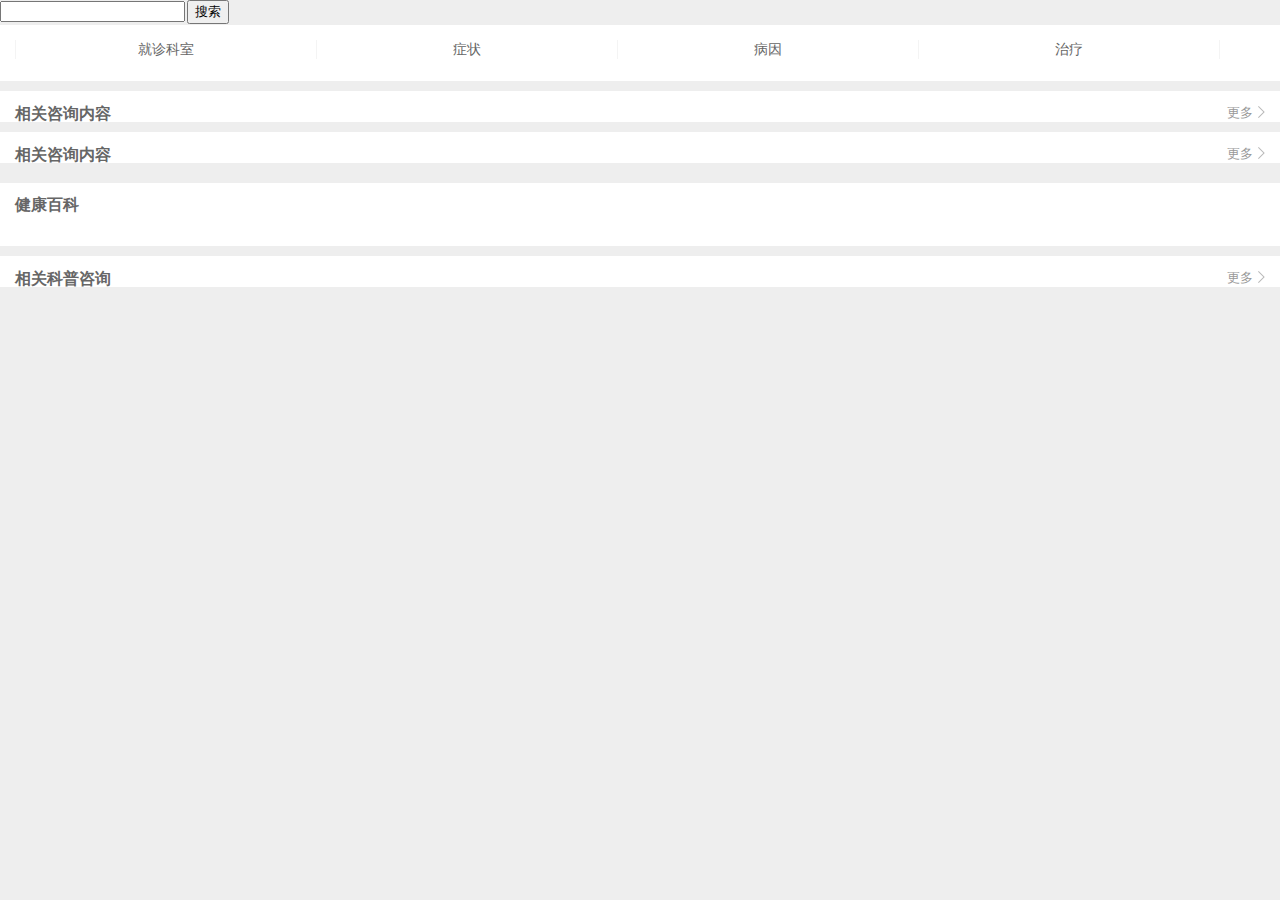
<file: 大搜/search.html>
<!doctype html>
<html>
<head>
	<meta charset="utf-8">
	<meta name="viewport"
          content="width=device-width, user-scalable=no, initial-scale=1.0, maximum-scale=1.0, minimum-scale=1.0">
    <script type="text/javascript" src="js/jquery-3.2.0.min.js"></script>
	<link rel="stylesheet" href="css/search.css">
	<title>大搜</title>
</head>
<body>
	<input type="text" class="search" />
	<button type="button" class="search-btn">搜索</button>
	<div class="operation">
		<div class="ops">
			<div class="ops-box">
				<!-- <h1>阑尾炎手术</h1>
				<p class="symptom">
					医生您好，痤疮或者粉刺坡垒皮肤不好VB就爱好的经适房即使的女就能韩剧得好好风华绝代规范化是规范化玖玖爱话快点哈空间时候放假是
				</p> -->
			</div>
			<div class="link-box clearfix">
				<a href="#">就诊科室</a>
				<a href="#">症状</a>
				<a href="#">病因</a>
				<a href="#" class="special">治疗</a>
			</div>
		</div>
	</div>
 	<div class="consult">
 		<div class="top clearfix">
 			<h1 class="fl">相关咨询内容</h1>
 			<div class="right fr clearfix">
 				<div class="more fl">更多</div>
 				<div class="next-btn fr"></div>
 			</div>
 		</div>
 		<div class="bottom">
 			<!-- <div class="bottom-img"></div>
 			<div class="bottom-title">
 				医生您好，<span>痤疮</span>或者粉刺，<span>痤疮</span>破裂，肤色不好，变色或者色素沉淀，该怎么办？应该吃点什么合适，平时应该注意什么饮食习惯或者生活上应该怎么样？
 			</div> -->
 		</div>
 		<!-- <div class="cut"></div> -->
<!--  		<div class="bottom">
 			<div class="bottom-img"></div>
 			<div class="bottom-title">
 				医生您好，<span>痤疮</span>或者粉刺，<span>痤疮</span>破裂，肤色不好，变色或者色素沉淀，该怎么办？应该吃点什么合适，平时应该注意什么饮食习惯或者生活上应该怎么样？
 			</div>
 		</div> -->
 	</div>
 	<div class="recommend">
 		<div class="top  mb clearfix">
 			<h1 class="fl">相关咨询内容</h1>
 			<div class="right fr clearfix">
 				<div class="more fl">更多</div>
 				<div class="next-btn fr"></div>
 			</div>
 		</div>
 		<div class="intro">
	 		<!-- <div class="introduction">
	 			<div class="people-img"></div>
	 			<div class="synopsis">
	 				<p class="doctor">
	 					<span class="username">王坚韧</span>
	 					<span class="job">皮肤科 副主任医师</span>
	 				</p>
	 				<p class="hospital">
	 					中国人民解放军总医院（301医院）
	 				</p>
	 				<p class="good">
	 					擅长：眼科常见病，脸裂斑，视网膜静脉阻塞白内障，眼底出血，斜视，视网膜脱落，眼红病...
	 				</p>
	 				<div class="rule"></div>
	 				<div class="buy">
	 					<span>￥5元起</span>&nbsp&nbsp&nbsp8792人购买
	 				</div>
	 			</div>
	 		</div> -->
	 	</div>
 		<!-- <div class="cut"></div>
 		<div class="introduction">
 			<div class="people-img"></div>
 			<div class="synopsis">
 				<p class="doctor">
 					<span class="username">王坚韧</span>
 					<span class="job">皮肤科 副主任医师</span>
 				</p>
 				<p class="hospital">
 					中国人民解放军总医院（301医院）
 				</p>
 				<p class="good">
 					擅长：眼科常见病，脸裂斑，视网膜静脉阻塞白内障，眼底出血，斜视，视网膜脱落，眼红病...
 				</p>
 				<div class="rule"></div>
 				<div class="buy">
 					<span>￥5元起</span>&nbsp&nbsp&nbsp8792人购买
 				</div>
 			</div>
 		</div> -->
 	</div> 
 	<div class="Encyclopedia">
 		<div class="top">
 			<h1>健康百科</h1>
 		</div>
 		<div class="healthy-item clearfix">
 			<!-- <span class="fl">痤疮如何治疗？</span>
 			<div class="item-right fr clearfix">
 				<div class="ad fl">广告</div>
 				<div class="next-btn fr"></div>
 			</div> -->
 		</div>
 		<!-- <div class="cut"></div>
 		<div class="healthy-item clearfix">
 			<span class="fl">痤疮如何治疗？</span>
 			<div class="item-right fr">
 				<div class="next-btn fr"></div>
 			</div>
 		</div>
 		<div class="cut"></div>
 		<div class="healthy-item clearfix">
 			<span class="fl">痤疮如何治疗？</span>
 			<div class="item-right fr">
 				<div class="next-btn"></div>
 			</div>
 		</div>
 		<div class="cut"></div>
 		<div class="healthy-item clearfix">
 			<span class="fl">痤疮如何治疗？</span>
 			<div class="item-right fr">
 				<div class="next-btn"></div>
 			</div>
 		</div> -->
 	</div>
 	<div class="correlation">
 		<div class="top clearfix">
 			<h1 class="fl">相关科普咨询</h1>
 			<div class="right fr clearfix">
 				<div class="more fl">更多</div>
 				<div class="next-btn fr"></div>
 			</div>
 		</div>
 	</div>
 	<div class="inter">
	 	<!-- <div class="interfix change">
	 		<div class="interfix-img"></div>
	 		<div class="interfix-right">
	 			<p class="r-top">把脸洗干净就不会长痘痘了吗？</p>
	 			<p class="r-bottom">两性</p>
	 		</div>
	 	</div> -->
	</div>
 	<!-- <div class="cut"></div>
 	<div class="interfix">
 		<div class="interfix-img"></div>
 		<div class="interfix-right">
 			<p class="r-top">把脸洗干净就不会长痘痘了吗？</p>
 			<p class="r-bottom">两性</p>
 		</div>
 	</div>
 	<div class="cut"></div>
 	<div class="interfix">
 		<div class="interfix-img"></div>
 		<div class="interfix-right">
 			<p class="r-top">医生被泼脏水，只能自认倒霉？</p>
 			<p class="r-bottom">直播</p>
 		</div>
 	</div> -->
 	<script type="text/javascript">
 		$(function(){
 			$(".search-btn").click(function(){
 				var queryResult = $(".search").val();
 				// console.log(queryResult);
 				$.ajax({
	 				url: "http://test.zhituteam.com/fetch.php",
	 				type: "get",
	 				dataType: "json",
	 				data: {
	 				// 	is_json: 1,
						// query: "发烧",
						query: queryResult,//变量不加引号
	 				},
	 				success: function(res){
	 					for (var i = 0;i < res.search_results.length;i++){
	 						if(res.search_results[i].type == "DISEASE_DESC"){
	 							var str = "<h1>"+res.search_results[i].name+"</h1><p class='symptom'>"+res.search_results[i].desc+"</p>";
	 							$(".ops-box").html(str);
	 						}

	 						if(res.search_results[i].type == "SIMILAR_PRO"){
	 							var str1 = "";
	 							for(var j = 0;j < res.search_results[i].result.length;j++){
	 								str1 += "<div class='ask-box'><div class='bottom-img'></div><div class='bottom-title'>"+res.search_results[i].result[j].ask+"</div></div>"
	 							}
	 							$(".bottom").html(str1);
	 						}
	 						if(res.search_results[i].type == "DOCTOR_RELATED"){
	 							str2 = "";
	 							for (var j = 0;j < res.search_results[i].result.length;j++){
	 								str2 += "<div class='introduction'><div class='people-img'><img src='"+res.search_results[i].result[j].image+"'></div><div class='synopsis'><p class='doctor'><span class='username'>"+res.search_results[i].result[j].name+"</span><span class='job'>"+res.search_results[i].result[j].clinic+res.search_results[i].result[j].title+"</span></p><p class='hospital'>"+res.search_results[i].result[j].hospital+"</p><p class='good'>"+res.search_results[i].result[j].good_at+"</p><div class='rule'></div><div class='buy'><span>"+res.search_results[i].result[j].price_text+"</span>&nbsp&nbsp&nbsp8792人购买</div></div></div>";
	 							}
	 							$(".intro").html(str2);
	 						}
	 						if(res.search_results[i].type == "PEDIA_INFO"){
	 							var str3 = "";
	 							for(var j = 0;j < res.search_results[i].result.length;j++){
	 								str3 += "<span class='fl'>"+res.search_results[i].result[j].title+"</span><div class='item-right fr clearfix'><div class='ad fl'>广告</div><div class='next-btn fr'></div></div>";
	 							}
	 							$(".healthy-item").html(str3);
	 						}
	 						if(res.search_results[i].type == "NEWS"){
	 							var str4 = "";
	 							for(var j = 0;j < res.search_results[i].result.length;j++){
	 								str4 += "<div class='interfix'><div class='interfix-img'><img src='"+res.search_results[i].result[j].mini_img+"'></div><div class='interfix-right'><p class='r-top'>"+res.search_results[i].result[j].title+"</p><p class='r-bottom'>"+res.search_results[i].result[j].channel_name+"</p></div></div>";
	 							}
	 							$(".inter").html(str4);
	 						}
	 					}
	 				},
	 				error: function(res){
	 					alert(124);
	 				}
 				})
 			})
 			// $.ajax({
 			// 	url: "http://test.zhituteam.com/fetch.php",
 			// 	type: "get",
 			// 	typeData: "json",
 			// 	data: {
 			// 	// 	is_json: 1,
				// 	// query: "发烧",
				// 	query: "queryResult",
 			// 	},
 			// 	success: function(res){
 			// 		for (var i = 0;i < res.search_results.length;i++){
 			// 			if(res.search_results[i].type == "DISEASE_DESC"){
 			// 				var str = "<h1>"+res.search_results[i].name+"</h1><p class='symptom'>"+res.search_results[i].desc+"</p>";
 			// 				$(".ops-box").html(str);
 			// 			}
 			// 		}
 			// 	},
 			// 	error: function(res){
 			// 		alert(124);
 			// 	}
 			// })

 			// var res = {
	 		// 	"fast_qa":false,
			 //    "search_results":[
			 //        {
			 //            "name":"阑尾炎",
			 //            "id":"63757",
			 //            "sub_property_list":[
			 //                {
			 //                    "value":"就诊科室",
			 //                    "key":"relation_clinic"
			 //                },
			 //                {
			 //                    "value":"症状",
			 //                    "key":"symptoms"
			 //                },
			 //                {
			 //                    "value":"病因",
			 //                    "key":"pathogeny"
			 //                },
			 //                {
			 //                    "value":"治疗",
			 //                    "key":"treatment"
			 //                }
			 //            ],
			 //            "type":"DISEASE_DESC",
			 //            "query_str":"阑尾炎手术",
			 //            "desc":"阑尾炎(appendicitis)是指阑尾由于多种因素而形成的炎性改变.它是一种常见病,其预后取决于是否及时的诊断和治疗.早期诊治,病人多可短期内康复,死亡率为0.1%一0.2%;如果延误诊断和治疗可引起严重的并发症,甚至造成死亡.临床上常有右下腹部疼痛、体温升高、呕吐和中性粒细胞增多等表现."
			 //        },
			 //        {
			 //            "type":"SIMILAR_PRO",
			 //            "result":[
			 //                {
			 //                    "score":"2.154495",
			 //                    "doctor":{
			 //                        "name":"杨云娇",
			 //                        "title":"主治医师",
			 //                        "hospital":"北京协和医院协和医院协和医院协和医院协和医院",
			 //                        "good_at":"风湿关节炎、系统性红斑狼疮等的诊治。",
			 //                        "id":"clinic_neike_yangyunjiao",
			 //                        "image":"https://media2.chunyuyisheng.com/@/media/images/2012/09/01/c179a197a392.jpg"
			 //                    },
			 //                    "ask":"急性<span class='s-hl'>阑尾炎</span>需要<span class='s-hl'>手术</span>么，用的什么药，大概几天能康复",
			 //                    "clinic_no":"3",
			 //                    "answer":"如果明确诊断的<span class='s-hl'>阑尾炎</span>，首选<span class='s-hl'>手术</span>治疗。同时加抗感染药物，一般是涵盖抗肠道细菌的头孢三代或喹诺酮类药物等，再加上静脉营养和对症药物。术后急性期大概1-2周，完全恢复的差不多可能一月。",
			 //                    "id":"126736"
			 //                },
			 //                {
			 //                    "score":"2.0298233",
			 //                    "doctor":{
			 //                        "name":"曲华伟",
			 //                        "title":"主治医师",
			 //                        "hospital":"山东省立医院",
			 //                        "good_at":"男科，结石，泌尿系感染，排尿困难相关疾病（前列腺增生及女性膀胱颈口硬化症），肾脏肿瘤，肾积水，女性尿失禁，高血压的外科治疗（肾上腺相关疾病）等。",
			 //                        "id":"clinic_miniaowaike_quhuawei",
			 //                        "image":"https://media2.chunyuyisheng.com/@/media/images/2012/09/04/b08f3960f6e9.jpg"
			 //                    },
			 //                    "ask":"你好大夫，长期<span class='s-hl'>阑尾炎</span>会不会引起肠粘连？",
			 //                    "clinic_no":"8",
			 //                    "answer":"<span class='s-hl'>阑尾炎</span>多长时间了？ 最好做<span class='s-hl'>手术</span> 可以做个腹腔镜阑尾切除术。 不客气",
			 //                    "id":"484497"
			 //                },
			 //                {
			 //                    "score":"2.0263567",
			 //                    "doctor":{
			 //                        "name":"张国滨",
			 //                        "title":"主治医师",
			 //                        "hospital":"北京天坛医院",
			 //                        "good_at":"擅长治疗颅脑外伤、颅脑肿瘤、脑血管病等神经外科疾病。",
			 //                        "id":"clinic_sjwk_zgb_13705955517",
			 //                        "image":"https://media2.chunyuyisheng.com/@/media/images/2013/02/18/%E5%BC%A0%E5%9B%BD%E6%BB%A8_%E5%89%AF%E6%9C%AC.png"
			 //                    },
			 //                    "ask":"你好医生，我<span class='s-hl'>阑尾炎</span>复发后吊瓶消炎后总是腹胀。",
			 //                    "clinic_no":"22",
			 //                    "answer":"腹胀是<span class='s-hl'>阑尾炎</span>所致的肠麻痹，你先消炎治疗，建议你行<span class='s-hl'>手术</span>切除，否则反复<span class='s-hl'>阑尾炎</span>一旦穿孔会有生命危险的 <span class='s-hl'>手术</span>费用各个地方不同，是否微创也有区别，如果腹腔镜<span class='s-hl'>手术</span>1万左右，普通的就几千，当然术后还需要抗炎等处理。",
			 //                    "id":"594521"
			 //                }
			 //            ],
			 //            "query_str":"阑尾炎手术",
			 //            "name":"相关咨询记录"
			 //        },
			 //        {
			 //            "type":"DOCTOR_RELATED",
			 //            "name":"医生推荐",
			 //            "result":[
			 //                {
			 //                    "thank_num":0,
			 //                    "name":"官方",
			 //                    "title":"主任医师",
			 //                    "hospital_id":"lzuvs7kgp1b6dftj",
			 //                    "image":"8SzrB?imageMogr2/thumbnail/150x",
			 //                    "reply_num":65233063,
			 //                    "price_text":"￥4起",
			 //                    "good_at":"对法国队的",
			 //                    "price":"4",
			 //                    "is_famous_doctor":false,
			 //                    "clinic":"外科",
			 //                    "clinic_no":"9",
			 //                    "graph_price":-1,
			 //                    "purchase_num":2,
			 //                    "special_service":true,
			 //                    "hospital":"河北燕达医院",
			 //                    "id":"Eedng",
			 //                    "hospital_tag":""
			 //                },
			 //                {
			 //                    "thank_num":0,
			 //                    "name":"赵振民",
			 //                    "title":"主任医师",
			 //                    "hospital_id":"lzuvs7kgp1b6dftj",
			 //                    "image":"",
			 //                    "reply_num":0,
			 //                    "price_text":"￥1起",
			 //                    "good_at":"口腔颌面外科（唇腭裂，唇裂术后继发畸形，腭咽闭合不全，软腭再造，上颌后缩，唇腭裂-颅面畸形等），整形美容（面部轮廓整形美容、吸脂、体形雕塑、脂肪移植、瘢痕整形美",
			 //                    "price":"1",
			 //                    "is_famous_doctor":false,
			 //                    "clinic":"外科",
			 //                    "clinic_no":"9",
			 //                    "graph_price":36,
			 //                    "purchase_num":0,
			 //                    "special_service":true,
			 //                    "hospital":"河北燕达医院",
			 //                    "id":"f7f4e47f87a44939",
			 //                    "hospital_tag":""
			 //                }
			 //            ]
			 //        },
			 //        {
			 //            "type":"PEDIA_INFO",
			 //            "result":[
			 //                {
			 //                    "url":"http://www.chunyuyisheng.com/webapp/pedia_answer/17206/detail/",
			 //                    "id":17206,
			 //                    "title":"为什么急性<span class='s-hl'>阑尾炎</span>发作需<span class='s-hl'>手术</span>治疗？"
			 //                },
			 //                {
			 //                    "url":"http://www.chunyuyisheng.com/webapp/pedia_answer/17466/detail/",
			 //                    "id":17466,
			 //                    "title":"怀孕得了<span class='s-hl'>阑尾炎</span>能<span class='s-hl'>手术</span>吗？"
			 //                },
			 //                {
			 //                    "url":"http://www.chunyuyisheng.com/webapp/pedia_answer/17827/detail/",
			 //                    "id":17827,
			 //                    "title":"为什么慢性<span class='s-hl'>阑尾炎</span>急性发作要<span class='s-hl'>手术</span>吗"
			 //                }
			 //            ],
			 //            "query_str":"阑尾炎手术",
			 //            "name":"健康百科"
			 //        },
			 //        {
			 //            "type":"AD_INFO",
			 //            "result":{

			 //            }
			 //        }
			 //    ]
 			// }
 			// console.log(res);
 			// for(var i = 0;i < res.search_results.length;i++){
 			// 	if(res.search_results[i].type == 'DISEASE_DESC'){
	 		// 		var str = "<h1>"+res.search_results[i].query_str+"</h1><p class='symptom'>"+res.search_results[i].desc+"</p><a href='#'>"+res.search_results[i].sub_property_list[0].value+"</a><a href='#'>"+res.search_results[i].sub_property_list[1].value+"</a><a href='#'>"+res.search_results[i].sub_property_list[2].value+"</a><a href='#' class='special'>"+res.search_results[i].sub_property_list[3].value+"</a>";
	 		// 			// console.log(str);
	 		// 		$(".ops").html(str);
 			// 	}
 			// 	if(res.search_results[i].type == 'SIMILAR_PRO'){
	 		// 		var str1 = "<div class='top clearfix'><h1 class='fl'>"+res.search_results[i].name+"</h1><div class='right fr clearfix'><div class='more fl'>更多</div><div class='next-btn fr'></div></div></div><div class='bottom'><div class='bottom-img'></div><div class='bottom-title'>"+res.search_results[i].result[0].ask+"</div></div><div class='cut'></div><div class='bottom'><div class='bottom-img'></div><div class='bottom-title'>"+res.search_results[i].result[1].ask+"</div></div><div class='cut'></div><div class='bottom'><div class='bottom-img'></div><div class='bottom-title'>"+res.search_results[i].result[2].ask+"</div></div>";
	 		// 		var str2 = "<div class='top mb clearfix'><h1 class='fl'>"+res.search_results[i].name+"</h1><div class='right fr clearfix'><div class='more fl'>更多</div><div class='next-btn fr'></div></div></div><div class='introduction'><div class='people-img'></div><div class='synopsis'><p class='doctor'><span class='username'>"+res.search_results[i].result[1].doctor.name+"</span><span class='job'>"+res.search_results[i].result[1].doctor.title+"</span></p><p class='hospital'>"+res.search_results[i].result[1].doctor.hospital+"</p><p class='good'>"+res.search_results[i].result[1].doctor.good_at+"</p><div class='rule'></div><div class='buy'><span>￥5元起</span>&nbsp&nbsp&nbsp8792人购买</div></div></div><div class='cut'></div><div class='introduction'><div class='people-img'></div><div class='synopsis'><p class='doctor'><span class='username'>"+res.search_results[i].result[2].doctor.name+"</span><span class='job'>"+res.search_results[i].result[2].doctor.title+"</span></p><p class='hospital'>"+res.search_results[i].result[2].doctor.hospital+"</p><p class='good'>"+res.search_results[i].result[2].doctor.good_at+"</p><div class='rule'></div><div class='buy'><span>￥5元起</span>&nbsp&nbsp&nbsp8792人购买</div></div></div>";
	 		// 		$(".consult").html(str1);
	 		// 		$(".recommend").html(str2);
 			// 	}
 			// 	if(res.search_results[i].type == 'PEDIA_INFO'){
 			// 		var str3 = "<div class='top mb'><h1>"+res.search_results[i].name+"</h1></div><div class='healthy-item clearfix'><span class='fl'>"+res.search_results[i].result[0].title+"</span><div class='item-right fr clearfix'><div class='ad fl'>广告</div><div class='next-btn fr'></div></div></div><div class='cut'></div><div class='healthy-item clearfix'><span class='fl'>"+res.search_results[i].result[1].title+"</span><div class='item-right fr clearfix'><div class='next-btn fr'></div></div></div><div class='cut'></div><div class='healthy-item clearfix'><span class='fl'>"+res.search_results[i].result[2].title+"</span><div class='item-right fr clearfix'><div class='next-btn fr'></div></div></div>";
 			// 		$(".Encyclopedia").html(str3);
 			// 	}
 			// }
 		})
 	</script>
 </body>
</html>
</file>
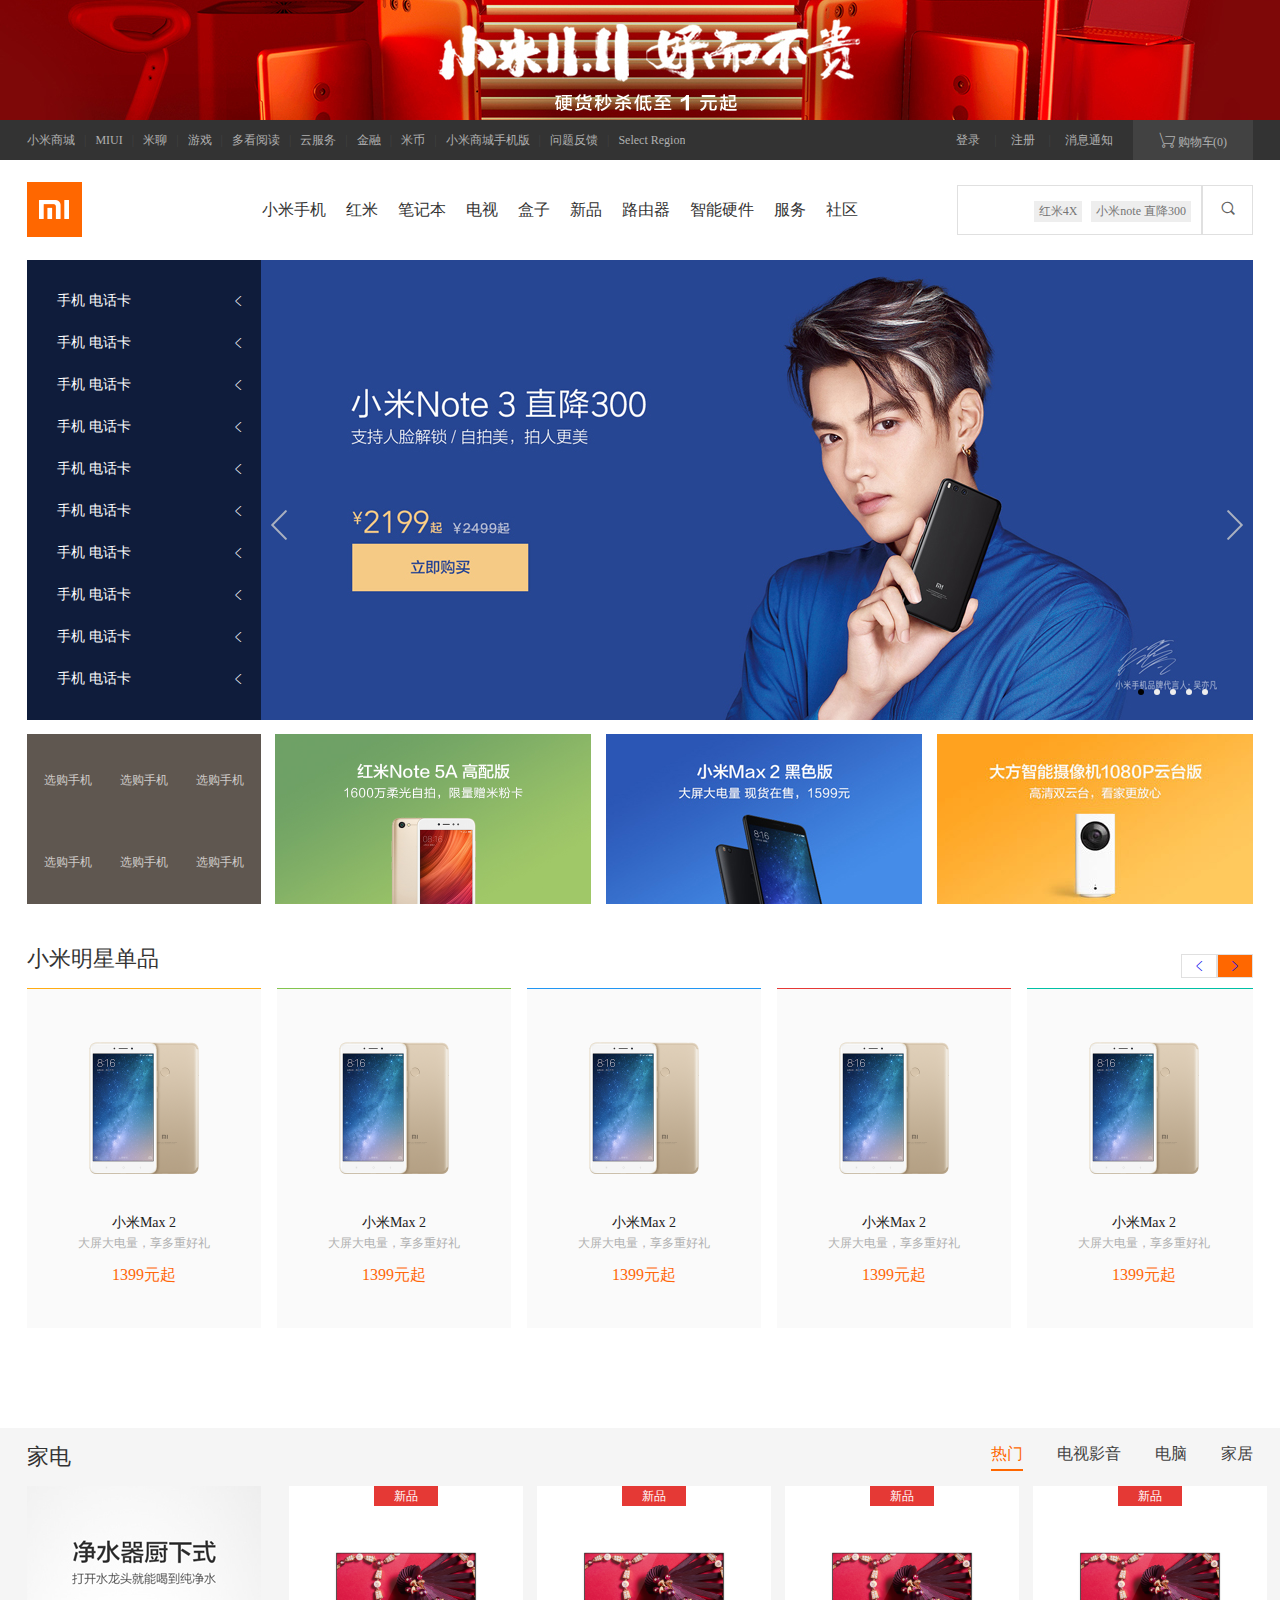
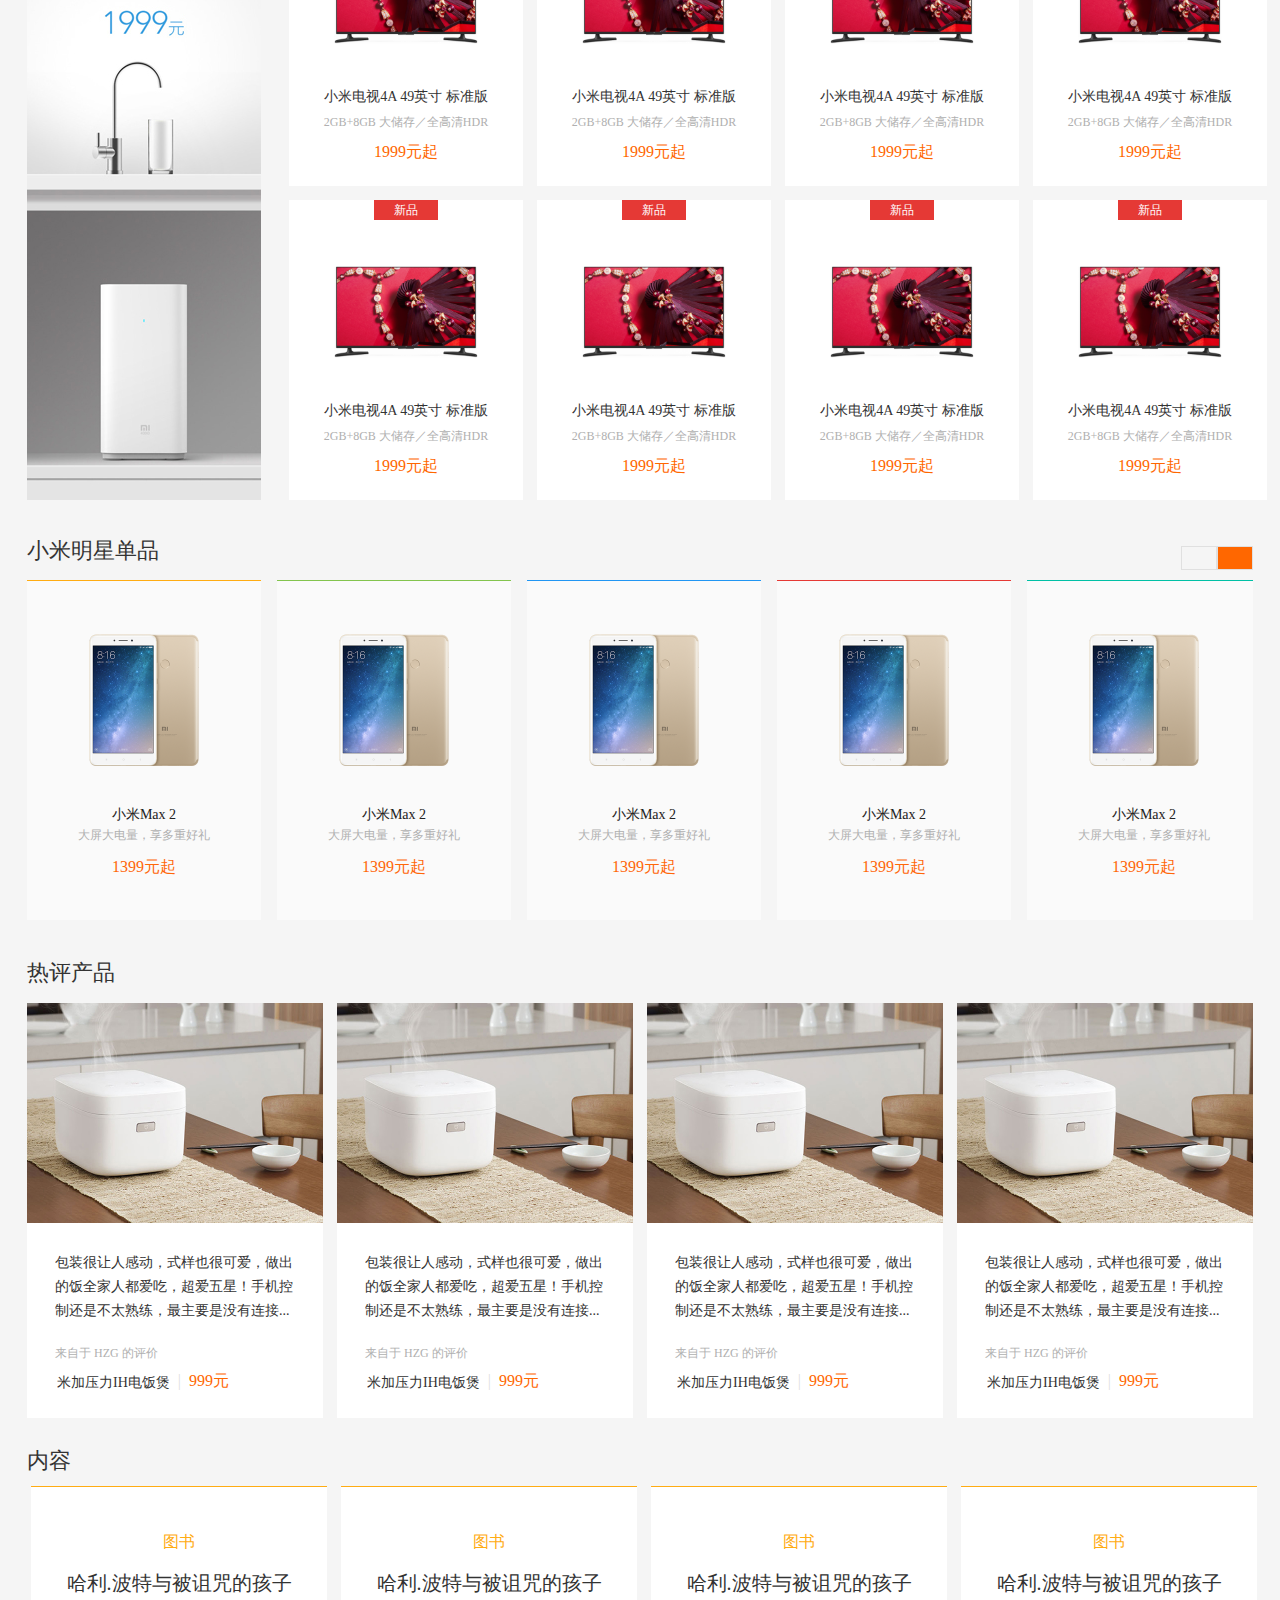
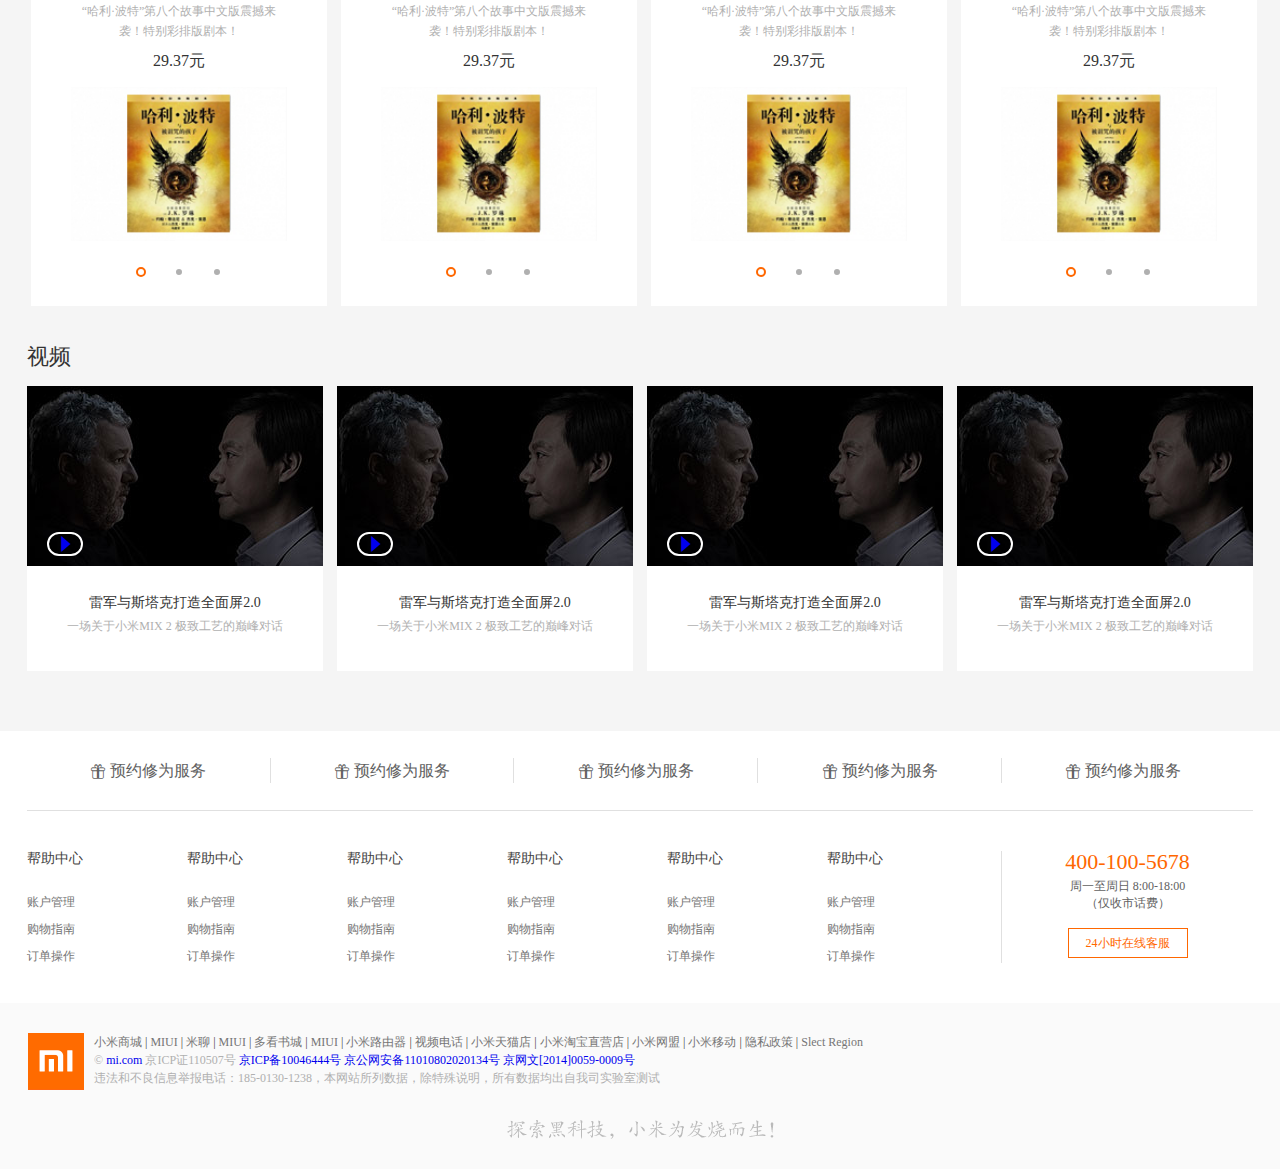
<file: 小米商城/xiaomi.html>
<!doctype html>
<html>
<head>
	<meta charset="utf-8">
	<link rel="stylesheet" href="css/xiaomi.css">
	<link rel="stylesheet" href="css/iconfont.css">
	<script type="text/javascript" src="js/jquery-3.2.0.min.js"></script>
	<script type="text/javascript" src="js/iconfont.js"></script>
	<title>小米商城</title>
</head>
<body>
	<div class="site-top">
		<a href="#"></a>
	</div>
	<div class="site-topbar">
		<div class="container clearfix">
			<div class="topbar-nav fl">
				<a href="#">小米商城</a>
				<span class="sep">|</span>
				<a href="#">MIUI</a>
				<span class="sep">|</span>
				<a href="#">米聊</a>
				<span class="sep">|</span>
				<a href="#">游戏</a>
				<span class="sep">|</span>
				<a href="#">多看阅读</a>
				<span class="sep">|</span>
				<a href="#">云服务</a>
				<span class="sep">|</span>
				<a href="#">金融</a>
				<span class="sep">|</span>
				<a href="#">米币</a>
				<span class="sep">|</span>
				<a href="#">小米商城手机版</a>
				<span class="sep">|</span>
				<a href="#">问题反馈</a>
				<span class="sep">|</span>
				<a href="#">Select Region</a>
			</div>
			<div class="topbar-car fr">
				<a href="#" class="car-mini">
					<i class="iconfont">&#xe698;</i>
					购物车
					<span class="car-num">(0)</span>
				</a>
				<div class="menu">
					<div class="loading">
						购物车中还没有商品，赶快选购吧
					</div>
				</div>
			</div>
			<div class="topbar-info fr">
				<a href="#" class="link">登录</a>
				<span class="sep">|</span>
				<a href="#" class="link">注册</a>
				<span class="sep">|</span>
				<a href="#" class="link">消息通知</a>
			</div>
		</div>
	</div>
	<div class="site-header">
		<div class="container header-pd clearfix">
			<div class="header-logo fl">
				<a href="#"></a>
			</div>
			<div class="nav clearfix fl">
				<a href="javascript:void(0)" class="link">小米手机</a>
				<a href="javascript:void(0)" class="link">红米</a>
				<a href="javascript:void(0)" class="link">笔记本</a>
				<a href="javascript:void(0)" class="link">电视</a>
				<a href="javascript:void(0)" class="link">盒子</a>
				<a href="javascript:void(0)" class="link">新品</a>
				<a href="javascript:void(0)" class="link">路由器</a>
				<a href="javascript:void(0)" class="link">智能硬件</a>
				<a href="javascript:void(0)" class="link">服务</a>
				<a href="javascript:void(0)" class="link">社区</a>
			</div>
			<div class="header-search fr clearfix">
				<input type="text" class="search-text fl" />
				<span class="search-btn fl">
					<i class="iconfont">&#xe64a;</i>
				</span>
				<div class="search-hot">
					<a href="#">红米4X</a>
					<a href="#">小米note 直降300</a>
				</div>
			</div>
		</div>
		<div class="header-box">
			<div class="header-nav-menu hide">
				<div class="container">
					<ul class="child-list clearfix">
						<li class="first">
							<div class="flags">
								<div class="flag">新品</div>
							</div>
							<div class="figure">
								<a href="">
									<img src="images/mix.png" />
								</a>
							</div>
							<div class="title">小米 MIX2</div>
							<div class="price">3299起</div>
						</li>
						<li>
							<div class="flags">
								<div class="flag">新品</div>
							</div>
							<div class="figure">
								<a href="">
									<img src="images/mix.png" />
								</a>
							</div>
							<div class="title">小米 MIX2</div>
							<div class="price">3299起</div>
						</li>
						<li>
							<div class="flags">
								<div class="flag">新品</div>
							</div>
							<div class="figure">
								<a href="">
									<img src="images/mix.png" />
								</a>
							</div>
							<div class="title">小米 MIX2</div>
							<div class="price">3299起</div>
						</li>
						<li>
							<div class="flags">
								<div class="flag">新品</div>
							</div>
							<div class="figure">
								<a href="">
									<img src="images/mix.png" />
								</a>
							</div>
							<div class="title">小米 MIX2</div>
							<div class="price">3299起</div>
						</li>
						<li>
							<div class="figure">
								<a href="">
									<img src="images/mix.png" />
								</a>
							</div>
							<div class="title">小米 MIX2</div>
							<div class="price">3299起</div>
						</li>
						<li>
							<div class="figure">
								<a href="">
									<img src="images/mix.png" />
								</a>
							</div>
							<div class="title">小米 MIX2</div>
							<div class="price">3299起</div>
						</li>
					</ul>
				</div>
			</div>
			<div class="header-nav-menu hide">
				<div class="container">
					<ul class="child-list clearfix">
						<li class="first">
							<div class="flags">
								<div class="flag">小品</div>
							</div>
							<div class="figure">
								<a href="">
									<img src="images/mix.png" />
								</a>
							</div>
							<div class="title">小米 MIX2</div>
							<div class="price">3299起</div>
						</li>
						<li>
							<div class="flags">
								<div class="flag">小品</div>
							</div>
							<div class="figure">
								<a href="">
									<img src="images/mix.png" />
								</a>
							</div>
							<div class="title">小米 MIX2</div>
							<div class="price">3299起</div>
						</li>
						<li>
							<div class="flags">
								<div class="flag">小品</div>
							</div>
							<div class="figure">
								<a href="">
									<img src="images/mix.png" />
								</a>
							</div>
							<div class="title">小米 MIX2</div>
							<div class="price">3299起</div>
						</li>
						<li>
							<div class="flags">
								<div class="flag">新品</div>
							</div>
							<div class="figure">
								<a href="">
									<img src="images/mix.png" />
								</a>
							</div>
							<div class="title">小米 MIX2</div>
							<div class="price">3299起</div>
						</li>
						<li>
							<div class="figure">
								<a href="">
									<img src="images/mix.png" />
								</a>
							</div>
							<div class="title">小米 MIX2</div>
							<div class="price">3299起</div>
						</li>
						<li>
							<div class="figure">
								<a href="">
									<img src="images/mix.png" />
								</a>
							</div>
							<div class="title">小米 MIX2</div>
							<div class="price">3299起</div>
						</li>
					</ul>
				</div>
			</div>
			<div class="header-nav-menu hide">
				<div class="container">
					<ul class="child-list clearfix">
						<li class="first">
							<div class="flags">
								<div class="flag">限时抢购</div>
							</div>
							<div class="figure">
								<a href="">
									<img src="images/mix.png" />
								</a>
							</div>
							<div class="title">小米 MIX2</div>
							<div class="price">3299起</div>
						</li>
						<li>
							<div class="flags">
								<div class="flag">限时抢购</div>
							</div>
							<div class="figure">
								<a href="">
									<img src="images/mix.png" />
								</a>
							</div>
							<div class="title">小米 MIX2</div>
							<div class="price">3299起</div>
						</li>
						<li>
							<div class="flags">
								<div class="flag">新品</div>
							</div>
							<div class="figure">
								<a href="">
									<img src="images/mix.png" />
								</a>
							</div>
							<div class="title">小米 MIX2</div>
							<div class="price">3299起</div>
						</li>
						<li>
							<div class="flags">
								<div class="flag">新品</div>
							</div>
							<div class="figure">
								<a href="">
									<img src="images/mix.png" />
								</a>
							</div>
							<div class="title">小米 MIX2</div>
							<div class="price">3299起</div>
						</li>
						<!-- <li>
							<div class="figure">
								<a href="">
									<img src="images/mix.png" />
								</a>
							</div>
							<div class="title">小米 MIX2</div>
							<div class="price">3299起</div>
						</li>
						<li>
							<div class="figure">
								<a href="">
									<img src="images/mix.png" />
								</a>
							</div>
							<div class="title">小米 MIX2</div>
							<div class="price">3299起</div>
						</li> -->
					</ul>
				</div>
			</div>
		</div>
	</div>
	<div class="home-container container">
		<div class="home-hero">
			<div class="homeBox">
				<ul class="lunbo clearfix">
					<li>
						<img src="images/logo1.jpg" />
					</li>
					<li class="hide">
						<img src="images/logo2.jpg" />
					</li>
					<li class="hide">
						<img src="images/logo3.jpg" />
					</li>
					<li class="hide">
						<img src="images/logo4.jpg" />
					</li>
					<li class="hide">
						<img src="images/logo5.jpg" />
					</li>
				</ul>
				<a href="javascript:void(0)" class="turn-left"></a>
				<a href="javascript:void(0)" class="turn-right"></a>
				<div class="round clearfix">
					<span class="change"></span>
					<span></span>
					<span></span>
					<span></span>
					<span></span>
				</div>
				<div class="slider-menu">
					<ul>
						<li>
							<a href="#" class="slider-title clearfix">
								手机 电话卡
								<i class="iconfont fr">&#xe697;</i>
							</a>
							<div class="hideBox hide">11111</div>
						</li>
						<li>
							<a href="#" class="slider-title clearfix">
								手机 电话卡
								<i class="iconfont fr">&#xe697;</i>
							</a>
							<div class="hideBox box-top-1 hide">2222</div>
						</li>
						<li>
							<a href="#" class="slider-title clearfix">
								手机 电话卡
								<i class="iconfont fr">&#xe697;</i>
							</a>
							<div class="hideBox box-top-2 hide">33333</div>
						</li>
						<li>
							<a href="#" class="slider-title clearfix">
								手机 电话卡
								<i class="iconfont fr">&#xe697;</i>
							</a>
							<div class="hideBox box-top-3 hide">44444</div>
						</li>
						<li>
							<a href="#" class="slider-title clearfix">
								手机 电话卡
								<i class="iconfont fr">&#xe697;</i>
							</a>
							<div class="hideBox box-top-4 hide">55555</div>
						</li>
						<li>
							<a href="#" class="slider-title clearfix">
								手机 电话卡
								<i class="iconfont fr">&#xe697;</i>
							</a>
							<div class="hideBox box-top-5 hide">66666</div>
						</li>
						<li>
							<a href="#" class="slider-title clearfix">
								手机 电话卡
								<i class="iconfont fr">&#xe697;</i>
							</a>
							<div class="hideBox box-top-6 hide">77777</div>
						</li>
						<li>
							<a href="#" class="slider-title clearfix">
								手机 电话卡
								<i class="iconfont fr">&#xe697;</i>
							</a>
							<div class="hideBox box-top-7 hide">88888</div>
						</li>
						<li>
							<a href="#" class="slider-title clearfix">
								手机 电话卡
								<i class="iconfont fr">&#xe697;</i>
							</a>
							<div class="hideBox box-top-8 hide">99999</div>
						</li>
						<li>
							<a href="#" class="slider-title clearfix">
								手机 电话卡
								<i class="iconfont fr">&#xe697;</i>
							</a>
							<div class="hideBox box-top-9 hide">00000</div>
						</li>
					</ul>
				</div>
			</div>
			<div class="home-sub clearfix">
				<div class="sub-left fl">
					<ul class="clearfix">
						<li class="top left">
							<a href="#">
								<i class="iconfont">&#xe501;</i>
								选购手机
							</a>
						</li>
						<li class="top left">
							<a href="#">
								<i class="iconfont">&#xe501;</i>
								选购手机
							</a>
						</li>
						<li class="top left">
							<a href="#">
								<i class="iconfont">&#xe501;</i>
								选购手机
							</a>
						</li>
						<li class="top left">
							<a href="#">
								<i class="iconfont">&#xe501;</i>
								选购手机
							</a>
						</li>
						<li class="top left">
							<a href="#">
								<i class="iconfont">&#xe501;</i>
								选购手机
							</a>
						</li>
						<li class="top left">
							<a href="#">
								<i class="iconfont">&#xe501;</i>
								选购手机
							</a>
						</li>
					</ul>
				</div>
				<div class="sub-right fr">
					<ul class="clearfix">
						<li class="first">
							<a href="#">
								<img src="images/sub1.jpg" />
							</a>
						</li>
						<li>
							<a href="#">
								<img src="images/sub2.jpg" />
							</a>
						</li>
						<li>
							<a href="#">
								<img src="images/sun3.jpg" />
							</a>
						</li>
					</ul>
				</div>
			</div>
			<div class="home-star">
				<div class="plan-box">
					<div class="box-hd clearfix">
						<h2 class="fl">小米明星单品</h2>
						<div class="more fr clearfix">
							<a href="javascript:void(0)" class="control fl next-left">
								<i class="iconfont">&#xe697;</i>
							</a>
							<a href="javascript:void(0)" class="control fl con-active next-right">
								<i class="iconfont">&#xe6a7;</i>
							</a>
						</div>
					</div>
					<div class="box-bd">
						<div class="box-wrapper">
							<ul class="clearfix">
								<li class="clearfix">
									<div class="first box-item-1">
										<a href="#" class="thumb">
											<img src="images/box.png" />
										</a>
										<h3 class="title">小米Max 2</h3>
										<p class="desc">大屏大电量，享多重好礼</p>
										<p class="price">1399元起</p>
									</div>
									<div class="box-item-2">
										<a href="#" class="thumb">
											<img src="images/box.png" />
										</a>
										<h3 class="title">小米Max 2</h3>
										<p class="desc">大屏大电量，享多重好礼</p>
										<p class="price">1399元起</p>
									</div>
									<div class="box-item-3">
										<a href="#" class="thumb">
											<img src="images/box.png" />
										</a>
										<h3 class="title">小米Max 2</h3>
										<p class="desc">大屏大电量，享多重好礼</p>
										<p class="price">1399元起</p>
									</div>
									<div class="box-item-4">
										<a href="#" class="thumb">
											<img src="images/box.png" />
										</a>
										<h3 class="title">小米Max 2</h3>
										<p class="desc">大屏大电量，享多重好礼</p>
										<p class="price">1399元起</p>
									</div>
									<div class="box-item-5">
										<a href="#" class="thumb">
											<img src="images/box.png" />
										</a>
										<h3 class="title">小米Max 2</h3>
										<p class="desc">大屏大电量，享多重好礼</p>
										<p class="price">1399元起</p>
									</div>
								</li>
								<li class="clearfix">
									<div class="first box-item-1">
										<a href="#" class="thumb">
											<img src="images/box1.png" />
										</a>
										<h3 class="title">小米Max 2</h3>
										<p class="desc">大屏大电量，享多重好礼</p>
										<p class="price">1399元起</p>
									</div>
									<div class="box-item-2">
										<a href="#" class="thumb">
											<img src="images/box1.png" />
										</a>
										<h3 class="title">小米Max 2</h3>
										<p class="desc">大屏大电量，享多重好礼</p>
										<p class="price">1399元起</p>
									</div>
									<div class="box-item-3">
										<a href="#" class="thumb">
											<img src="images/box1.png" />
										</a>
										<h3 class="title">小米Max 2</h3>
										<p class="desc">大屏大电量，享多重好礼</p>
										<p class="price">1399元起</p>
									</div>
									<div class="box-item-4">
										<a href="#" class="thumb">
											<img src="images/box1.png" />
										</a>
										<h3 class="title">小米Max 2</h3>
										<p class="desc">大屏大电量，享多重好礼</p>
										<p class="price">1399元起</p>
									</div>
									<div class="box-item-5">
										<a href="#" class="thumb">
											<img src="images/box1.png" />
										</a>
										<h3 class="title">小米Max 2</h3>
										<p class="desc">大屏大电量，享多重好礼</p>
										<p class="price">1399元起</p>
									</div>
								</li>
							</ul>
						</div>
					</div>
				</div>
			</div>
		</div>
	</div>
	<div class="home-main">
		<div class="container">
			<div class="homeelec">
				<div class="home-hd clearfix">
					<h2 class="title fl">家电</h2>
					<div class="home-right fr">
						<ul>
							<li class="tab-active">热门</li>
							<li>电视影音</li>
							<li>电脑</li>
							<li>家居</li>
						</ul>
					</div>
				</div>
				<div class="tab-hd clearfix">
					<div class="box-left fl">
						<ul>
							<li>
								<a href="#">
									<img src="images/box8.jpg" />
								</a>
							</li>
						</ul>
					</div>
					<div class="tab-right fr">
						<ul class="clearfix">
							<li>
								<div class="flag">新品</div>
								<div class="flag-img">
									<a href="#">
										<img src="images/box6.png" />
									</a>
								</div>
								<h3>小米电视4A 49英寸 标准版</h3>
								<p class="desc">2GB+8GB 大储存／全高清HDR</p>
								<p class="price">1999元起</p>
								<div class="tabBox"></div>
							</li>
							<li>
								<div class="flag">新品</div>
								<div class="flag-img">
									<a href="#">
										<img src="images/box6.png" />
									</a>
								</div>
								<h3>小米电视4A 49英寸 标准版</h3>
								<p class="desc">2GB+8GB 大储存／全高清HDR</p>
								<p class="price">1999元起</p>
								<div class="tabBox"></div>
							</li>
							<li>
								<div class="flag">新品</div>
								<div class="flag-img">
									<a href="#">
										<img src="images/box6.png" />
									</a>
								</div>
								<h3>小米电视4A 49英寸 标准版</h3>
								<p class="desc">2GB+8GB 大储存／全高清HDR</p>
								<p class="price">1999元起</p>
								<div class="tabBox"></div>
							</li>
							<li>
								<div class="flag">新品</div>
								<div class="flag-img">
									<a href="#">
										<img src="images/box6.png" />
									</a>
								</div>
								<h3>小米电视4A 49英寸 标准版</h3>
								<p class="desc">2GB+8GB 大储存／全高清HDR</p>
								<p class="price">1999元起</p>
								<div class="tabBox"></div>
							</li>
							<li>
								<div class="flag">新品</div>
								<div class="flag-img">
									<a href="#">
										<img src="images/box6.png" />
									</a>
								</div>
								<h3>小米电视4A 49英寸 标准版</h3>
								<p class="desc">2GB+8GB 大储存／全高清HDR</p>
								<p class="price">1999元起</p>
								<div class="tabBox"></div>
							</li>
							<li>
								<div class="flag">新品</div>
								<div class="flag-img">
									<a href="#">
										<img src="images/box6.png" />
									</a>
								</div>
								<h3>小米电视4A 49英寸 标准版</h3>
								<p class="desc">2GB+8GB 大储存／全高清HDR</p>
								<p class="price">1999元起</p>
								<div class="tabBox"></div>
							</li>
							<li>
								<div class="flag">新品</div>
								<div class="flag-img">
									<a href="#">
										<img src="images/box6.png" />
									</a>
								</div>
								<h3>小米电视4A 49英寸 标准版</h3>
								<p class="desc">2GB+8GB 大储存／全高清HDR</p>
								<p class="price">1999元起</p>
								<div class="tabBox"></div>
							</li>
							<li>
								<div class="flag">新品</div>
								<div class="flag-img">
									<a href="#">
										<img src="images/box6.png" />
									</a>
								</div>
								<h3>小米电视4A 49英寸 标准版</h3>
								<p class="desc">2GB+8GB 大储存／全高清HDR</p>
								<p class="price">1999元起</p>
								<div class="tabBox"></div>
							</li>
						</ul>
						<ul class="hide">1111</ul>
						<ul class="hide">2222</ul>
						<ul class="hide">3333</ul>
					</div>
				</div>
			</div>
			<div class="recommend">
				<div class="box-hd clearfix">
					<h2 class="fl">小米明星单品</h2>
					<div class="more fr clearfix">
						<a href="javascript:void(0)" class="control fl next-left">
						</a>
						<a href="javascript:void(0)" class="control fl con-active next-right">
						</a>
					</div>
				</div>
				<div class="box-bd">
					<div class="box-wrapper">
						<ul class="clearfix">
							<li class="clearfix">
								<div class="first box-item-1">
									<a href="#" class="thumb">
										<img src="images/box.png" />
									</a>
									<h3 class="title">小米Max 2</h3>
									<p class="desc">大屏大电量，享多重好礼</p>
									<p class="price">1399元起</p>
								</div>
								<div class="box-item-2">
									<a href="#" class="thumb">
										<img src="images/box.png" />
									</a>
									<h3 class="title">小米Max 2</h3>
									<p class="desc">大屏大电量，享多重好礼</p>
									<p class="price">1399元起</p>
								</div>
								<div class="box-item-3">
									<a href="#" class="thumb">
										<img src="images/box.png" />
									</a>
									<h3 class="title">小米Max 2</h3>
									<p class="desc">大屏大电量，享多重好礼</p>
									<p class="price">1399元起</p>
								</div>
								<div class="box-item-4">
									<a href="#" class="thumb">
										<img src="images/box.png" />
									</a>
									<h3 class="title">小米Max 2</h3>
									<p class="desc">大屏大电量，享多重好礼</p>
									<p class="price">1399元起</p>
								</div>
								<div class="box-item-5">
									<a href="#" class="thumb">
										<img src="images/box.png" />
									</a>
									<h3 class="title">小米Max 2</h3>
									<p class="desc">大屏大电量，享多重好礼</p>
									<p class="price">1399元起</p>
								</div>
							</li>
							<li class="clearfix">
								<div class="first box-item-1">
									<a href="#" class="thumb">
										<img src="images/box1.png" />
									</a>
									<h3 class="title">小米Max 2</h3>
									<p class="desc">大屏大电量，享多重好礼</p>
									<p class="price">1399元起</p>
								</div>
								<div class="box-item-2">
									<a href="#" class="thumb">
										<img src="images/box1.png" />
									</a>
									<h3 class="title">小米Max 2</h3>
									<p class="desc">大屏大电量，享多重好礼</p>
									<p class="price">1399元起</p>
								</div>
								<div class="box-item-3">
									<a href="#" class="thumb">
										<img src="images/box1.png" />
									</a>
									<h3 class="title">小米Max 2</h3>
									<p class="desc">大屏大电量，享多重好礼</p>
									<p class="price">1399元起</p>
								</div>
								<div class="box-item-4">
									<a href="#" class="thumb">
										<img src="images/box1.png" />
									</a>
									<h3 class="title">小米Max 2</h3>
									<p class="desc">大屏大电量，享多重好礼</p>
									<p class="price">1399元起</p>
								</div>
								<div class="box-item-5">
									<a href="#" class="thumb">
										<img src="images/box1.png" />
									</a>
									<h3 class="title">小米Max 2</h3>
									<p class="desc">大屏大电量，享多重好礼</p>
									<p class="price">1399元起</p>
								</div>
							</li>
						</ul>
					</div>
				</div>
			</div>
			<div class="comment">
				<div class="box-hd clearfix">
					<h2 class="fl">热评产品</h2>
				</div>
				<ul class="review-list clearfix">
					<li class="special">
						<div class="figure">
							<img src="images/figure.jpeg" />
						</div>
						<p class="review">
							包装很让人感动，式样也很可爱，做出的饭全家人都爱吃，超爱五星！手机控制还是不太熟练，最主要是没有连接...
						</p>
						<p class="author">
							 来自于 HZG 的评价 
						</p>
						<p class="infos">
							<span class="titles">米加压力IH电饭煲</span>
							<span class="seps">|</span>
							<span class="prices">999元</span>
						</p>
					</li>
					<li>
						<div class="figure">
							<img src="images/figure.jpeg" />
						</div>
						<p class="review">
							包装很让人感动，式样也很可爱，做出的饭全家人都爱吃，超爱五星！手机控制还是不太熟练，最主要是没有连接...
						</p>
						<p class="author">
							 来自于 HZG 的评价 
						</p>
						<p class="infos">
							<span class="titles">米加压力IH电饭煲</span>
							<span class="seps">|</span>
							<span class="prices">999元</span>
						</p>
					</li>
					<li>
						<div class="figure">
							<img src="images/figure.jpeg" />
						</div>
						<p class="review">
							包装很让人感动，式样也很可爱，做出的饭全家人都爱吃，超爱五星！手机控制还是不太熟练，最主要是没有连接...
						</p>
						<p class="author">
							 来自于 HZG 的评价 
						</p>
						<p class="infos">
							<span class="titles">米加压力IH电饭煲</span>
							<span class="seps">|</span>
							<span class="prices">999元</span>
						</p>
					</li>
					<li>
						<div class="figure">
							<img src="images/figure.jpeg" />
						</div>
						<p class="review">
							包装很让人感动，式样也很可爱，做出的饭全家人都爱吃，超爱五星！手机控制还是不太熟练，最主要是没有连接...
						</p>
						<p class="author">
							 来自于 HZG 的评价 
						</p>
						<p class="infos">
							<span class="titles">米加压力IH电饭煲</span>
							<span class="seps">|</span>
							<span class="prices">999元</span>
						</p>
					</li>
				</ul>
			</div>
			<div class="content">
				<div class="box-hd clearfix">
					<h2 class="fl">内容</h2>
				</div>
				<ul class="content-list clearfix">
					<li class="content-book special content-item">
						<h2 class="title">图书</h2>
						<div class="con-wrapper">
							<ul class="con-item clearfix">
								<li>
									<h4 class="name">哈利.波特与被诅咒的孩子</h4>
									<p class="desc">
										“哈利·波特”第八个故事中文版震撼来袭！特别彩排版剧本！ 
									</p>
									<p class="price">29.37元</p>
									<div class="figure figure-img">
										<a href="#">
											<img src="images/con.png" />
										</a>
									</div>
								</li>
								<li class="hide">
									<h4 class="name">哈哈哈哈哈哈</h4>
									<p class="desc">
										“哈利·波特”第八个故事中文版震撼来袭！特别彩排版剧本！ 
									</p>
									<p class="price">29.37元</p>
									<div class="figure figure-img">
										<a href="#">
											<img src="images/con.png" />
										</a>
									</div>
								</li>
								<li class="hide">
									<h4 class="name">呵呵呵呵呵呵</h4>
									<p class="desc">
										“哈利·波特”第八个故事中文版震撼来袭！特别彩排版剧本！ 
									</p>
									<p class="price">29.37元</p>
									<div class="figure figure-img">
										<a href="#">
											<img src="images/con.png" />
										</a>
									</div>
								</li>
							</ul>
						</div>
						<div class="con-pagers">
							<ul>
								<li>
									<span class="dot round-special"></span>
									<span class="dot"></span>
									<span class="dot"></span>
								</li>
							</ul>
						</div>
					</li>
					<li class="content-book content-item">
						<h2 class="title">图书</h2>
						<div class="con-wrapper">
							<ul class="con-item clearfix">
								<li>
									<h4 class="name">哈利.波特与被诅咒的孩子</h4>
									<p class="desc">
										“哈利·波特”第八个故事中文版震撼来袭！特别彩排版剧本！ 
									</p>
									<p class="price">29.37元</p>
									<div class="figure figure-img">
										<a href="#">
											<img src="images/con.png" />
										</a>
									</div>
								</li>
								<li class="hide">
									<h4 class="name">哈哈哈哈哈哈</h4>
									<p class="desc">
										“哈利·波特”第八个故事中文版震撼来袭！特别彩排版剧本！ 
									</p>
									<p class="price">29.37元</p>
									<div class="figure figure-img">
										<a href="#">
											<img src="images/con.png" />
										</a>
									</div>
								</li>
								<li class="hide">
									<h4 class="name">呵呵呵呵呵呵</h4>
									<p class="desc">
										“哈利·波特”第八个故事中文版震撼来袭！特别彩排版剧本！ 
									</p>
									<p class="price">29.37元</p>
									<div class="figure figure-img">
										<a href="#">
											<img src="images/con.png" />
										</a>
									</div>
								</li>
							</ul>
						</div>
						<div class="con-pagers">
							<ul>
								<li>
									<span class="dot round-special"></span>
									<span class="dot"></span>
									<span class="dot"></span>
								</li>
							</ul>
						</div>
					</li>
					<li class="content-book content-item">
						<h2 class="title">图书</h2>
						<div class="con-wrapper">
							<ul class="con-item clearfix">
								<li>
									<h4 class="name">哈利.波特与被诅咒的孩子</h4>
									<p class="desc">
										“哈利·波特”第八个故事中文版震撼来袭！特别彩排版剧本！ 
									</p>
									<p class="price">29.37元</p>
									<div class="figure figure-img">
										<a href="#">
											<img src="images/con.png" />
										</a>
									</div>
								</li>
								<li class="hide">
									<h4 class="name">哈哈哈哈哈哈</h4>
									<p class="desc">
										“哈利·波特”第八个故事中文版震撼来袭！特别彩排版剧本！ 
									</p>
									<p class="price">29.37元</p>
									<div class="figure figure-img">
										<a href="#">
											<img src="images/con.png" />
										</a>
									</div>
								</li>
								<li class="hide">
									<h4 class="name">呵呵呵呵呵呵</h4>
									<p class="desc">
										“哈利·波特”第八个故事中文版震撼来袭！特别彩排版剧本！ 
									</p>
									<p class="price">29.37元</p>
									<div class="figure figure-img">
										<a href="#">
											<img src="images/con.png" />
										</a>
									</div>
								</li>
							</ul>
						</div>
						<div class="con-pagers">
							<ul>
								<li>
									<span class="dot round-special"></span>
									<span class="dot"></span>
									<span class="dot"></span>
								</li>
							</ul>
						</div>
					</li>
					<li class="content-book content-item">
						<h2 class="title">图书</h2>
						<div class="con-wrapper">
							<ul class="con-item clearfix">
								<li>
									<h4 class="name">哈利.波特与被诅咒的孩子</h4>
									<p class="desc">
										“哈利·波特”第八个故事中文版震撼来袭！特别彩排版剧本！ 
									</p>
									<p class="price">29.37元</p>
									<div class="figure figure-img">
										<a href="#">
											<img src="images/con.png" />
										</a>
									</div>
								</li>
								<li class="hide">
									<h4 class="name">哈哈哈哈哈哈</h4>
									<p class="desc">
										“哈利·波特”第八个故事中文版震撼来袭！特别彩排版剧本！ 
									</p>
									<p class="price">29.37元</p>
									<div class="figure figure-img">
										<a href="#">
											<img src="images/con.png" />
										</a>
									</div>
								</li>
								<li class="hide">
									<h4 class="name">呵呵呵呵呵呵</h4>
									<p class="desc">
										“哈利·波特”第八个故事中文版震撼来袭！特别彩排版剧本！ 
									</p>
									<p class="price">29.37元</p>
									<div class="figure figure-img">
										<a href="#">
											<img src="images/con.png" />
										</a>
									</div>
								</li>
							</ul>
						</div>
						<div class="con-pagers">
							<ul>
								<li>
									<span class="dot round-special"></span>
									<span class="dot"></span>
									<span class="dot"></span>
								</li>
							</ul>
						</div>
					</li>
				</ul>
			</div>
			<div class="video">
				<div class="box-hd clearfix">
					<h2 class="fl">视频</h2>
				</div>
				<ul class="video-list clearfix">
					<li class="video-item special">
						<div class="figure figure-img">
							<a href="#">
								<img src="images/video.jpg" />
								<span class="play">
									<i class="iconfont">&#xe53f;</i>
								</span>
							</a>
						</div>
						<h3 class="title">
							雷军与斯塔克打造全面屏2.0
						</h3>
						<p class="desc">
							一场关于小米MIX 2 极致工艺的巅峰对话
						</p>
					</li>
					<li class="video-item">
						<div class="figure figure-img">
							<a href="#">
								<img src="images/video.jpg" />
								<span class="play">
									<i class="iconfont">&#xe53f;</i>
								</span>
							</a>
						</div>
						<h3 class="title">
							雷军与斯塔克打造全面屏2.0
						</h3>
						<p class="desc">
							一场关于小米MIX 2 极致工艺的巅峰对话
						</p>
					</li>
					<li class="video-item">
						<div class="figure figure-img">
							<a href="#">
								<img src="images/video.jpg" />
								<span class="play">
									<i class="iconfont">&#xe53f;</i>
								</span>
							</a>
						</div>
						<h3 class="title">
							雷军与斯塔克打造全面屏2.0
						</h3>
						<p class="desc">
							一场关于小米MIX 2 极致工艺的巅峰对话
						</p>
					</li>
					<li class="video-item">
						<div class="figure figure-img">
							<a href="#">
								<img src="images/video.jpg" />
								<span class="play">
									<i class="iconfont">&#xe53f;</i>
								</span>
							</a>
						</div>
						<h3 class="title">
							雷军与斯塔克打造全面屏2.0
						</h3>
						<p class="desc">
							一场关于小米MIX 2 极致工艺的巅峰对话
						</p>
					</li>
				</ul>
			</div>
		</div>
	</div>
	<div class="site-footer">
		<div class="container">
			<div class="service">
				<ul class="clearfix">
					<li class="special">
						<a href="#">
							<i class="iconfont">&#xe600;</i>
							预约修为服务
						</a>
					</li>
					<li>
						<a href="#">
							<i class="iconfont">&#xe600;</i>
							预约修为服务
						</a>
					</li>
					<li>
						<a href="#">
							<i class="iconfont">&#xe600;</i>
							预约修为服务
						</a>
					</li>
					<li>
						<a href="#">
							<i class="iconfont">&#xe600;</i>
							预约修为服务
						</a>
					</li>
					<li>
						<a href="#">
							<i class="iconfont">&#xe600;</i>
							预约修为服务
						</a>
					</li>
				</ul>
			</div>
			<div class="footer-link clearfix">
				<dl class="col-link col-link-first">
					<dt>帮助中心</dt>
					<dd>账户管理</dd>
					<dd>购物指南</dd>
					<dd>订单操作</dd>
				</dl>
				<dl class="col-link col-link-first">
					<dt>帮助中心</dt>
					<dd>账户管理</dd>
					<dd>购物指南</dd>
					<dd>订单操作</dd>
				</dl>
				<dl class="col-link col-link-first">
					<dt>帮助中心</dt>
					<dd>账户管理</dd>
					<dd>购物指南</dd>
					<dd>订单操作</dd>
				</dl>
				<dl class="col-link col-link-first">
					<dt>帮助中心</dt>
					<dd>账户管理</dd>
					<dd>购物指南</dd>
					<dd>订单操作</dd>
				</dl>
				<dl class="col-link col-link-first">
					<dt>帮助中心</dt>
					<dd>账户管理</dd>
					<dd>购物指南</dd>
					<dd>订单操作</dd>
				</dl>
				<dl class="col-link col-link-first">
					<dt>帮助中心</dt>
					<dd>账户管理</dd>
					<dd>购物指南</dd>
					<dd>订单操作</dd>
				</dl>
				<div class="col-contact">
					<p class="phone">400-100-5678</p>
					<p class="time">
						 周一至周日 8:00-18:00</br>
						 （仅收市话费）
					</p>
					<a href="" class=""> 24小时在线客服</a>
				</div>
			</div>
		</div>
	</div>
	<div class="site-info">
		<div class="container clearfix">
			<div class="logo"></div>
			<div class="info-text">
				<p class="sites clearfix">
					<a href="#">小米商城</a>
					<span class="sep">|</span>
					<a href="#">MIUI</a>
					<span class="sep">|</span>
					<a href="#">米聊</a>
					<span class="sep">|</span>
					<a href="#">MIUI</a>
					<span class="sep">|</span>
					<a href="#">多看书城</a>
					<span class="sep">|</span>
					<a href="#">MIUI</a>
					<span class="sep">|</span>
					<a href="#">小米路由器</a>
					<span class="sep">|</span>
					<a href="#">视频电话</a>
					<span class="sep">|</span>
					<a href="#">小米天猫店</a>
					<span class="sep">|</span>
					<a href="#">小米淘宝直营店</a>
					<span class="sep">|</span>
					<a href="#">小米网盟</a>
					<span class="sep">|</span>
					<a href="#">小米移动</a>
					<span class="sep">|</span>
					<a href="#">隐私政策</a>
					<span class="sep">|</span>
					<a href="#">Slect Region</a>
				</p>
				<p>
					©
					<a href="#">mi.com</a>
					 京ICP证110507号 
					<a href="#">京ICP备10046444号</a>
					<a href="#">京公网安备11010802020134号</a>
					<a href="#">京网文[2014]0059-0009号</a>
					</br>
					违法和不良信息举报电话：185-0130-1238，本网站所列数据，除特殊说明，所有数据均出自我司实验室测试
				</p>
			</div>
			<div class="info-link"></div>
		</div>
		<div class="slogan"></div>
	</div>

	<script type="text/javascript">
		$(function(){
			//鼠标一入一出
			$(".car-mini").mouseover(function(){
				$(".car-mini").addClass("active");
				$(".menu").slideDown("slow");
			})
			$(".car-mini").mouseout(function(){
				$(".car-mini").removeClass("active");
				$(".menu").slideUp("slow");
			})

			//选项卡
			$(".nav .link").mouseover(function(){
				var index = $(this).index();
				$(".nav .link").removeClass("special");
				$(this).addClass("special")
				$(".header-box .header-nav-menu").eq(index).slideDown().siblings().hide();
			})
			$(".nav .link").mouseout(function(){
				$(".nav .link").removeClass("special");
				$(".header-box .header-nav-menu").hide();
			})
			//改变边框颜色
			$(".search-text").focus(function(){
				$(".search-hot").hide();
				$(".search-text").css({"border-color":"#ff6700"});
				$(".search-btn").css({"border-color":"#ff6700"});
			}).blur(function(){
				$(".search-hot").show();
				$(".search-text").css({"border-color":"#e0e0e0"});
				$(".search-btn").css({"border-color":"#e0e0e0"});
			})

			//轮播
			var index = $(".round span.change").index();
			function toLeft(){
				if(index == 4){index = -1}
					$(".round span").eq(index+=1).addClass("change").siblings().removeClass("change");
					$(".lunbo li").eq(index).fadeIn("slow").siblings().fadeOut("slow");
			}
			function toRight(){
				if(index == 0){index = 5}
					$(".round span").eq(index-=1).addClass("change").siblings().removeClass("change");
					$(".lunbo li").eq(index).fadeIn("slow").siblings().fadeOut("slow");
			}
			$(".turn-left").click(function(){
				toLeft()
			});
			$(".turn-right").click(function(){
				toRight()
			});
			function exportTimer(){
				timer = setInterval(function(){
					toLeft()
				},3000)
			}
			exportTimer();
			$(".turn-left").hover(
				function(){
					clearInterval(timer)
				},
				function(){
					exportTimer()
				}
			)
			$(".turn-right").hover(
				function(){
					clearInterval(timer)
				},
				function(){
					exportTimer()
				}
			)
			$(".round span").hover(
				function(){
					clearInterval(timer)
				},
				function(){
					exportTimer()
				}
			)
			function setChange(index){
				$(".lunbo li").eq(index).fadeIn().siblings().fadeOut();
				$(".round span").eq(index).addClass("change").siblings().removeClass("change");
			}
			$(".round span").click(function(){
				var index = $(this).index();
				setChange(index);
			})

			$(".slider-menu ul li").mouseover(function(){
				$(this).addClass("changed").siblings().removeClass("changed");
				$(this).children(".hideBox").show();
				$(this).siblings().children(".hideBox").hide();
			})
			$(".slider-menu ul li").mouseout(function(){
				$(".slider-menu ul li").removeClass("changed");
				$(".slider-menu ul li").children(".hideBox").hide();
			})
			//home-star轮播
			// var nowIndex = $(".more a.con-active").index();
			function left(){
				$(".box-wrapper ul").stop(true,true).animate({
						marginLeft: "0",
					},500);
				// $(".more .next-left").addClass("con-active").siblings().removeClass("con-active");
				$(".more .next-right").addClass("con-active").siblings().removeClass("con-active");
			}
			function right(){
				$(".box-wrapper ul").stop(true,true).animate({
					marginLeft: "-1240px",
					},500);
				$(".more .next-left").addClass("con-active").siblings().removeClass("con-active");
				// $(".more .next-right").addClass("con-active").siblings().removeClass("con-active");
			}
			// function active(){
			// 	if(nowIndex == 1){nowIndex = -1}
			// 		$(".more a").eq(nowIndex+=1).addClass("con-active").siblings().removeClass("con-active");
			// }
			// function nextLeft(){
			// 	active();
			// 	left();
			// 	right();
			// }
			function exportTimer1() {
				timer1 = setInterval(function(){
					var move = $(".box-wrapper ul").css("margin-left");
					if(move == "0px"){
						right();
					}
					if(move == "-1240px"){
						left();
					}
				},2000)
			}
			exportTimer1();
			$(".next-left").hover(
				function(){
					clearInterval(timer1)
				},
				function(){
					exportTimer1()
				}
			)
			$(".next-right").hover(
				function(){
					clearInterval(timer1)
				},
				function(){
					exportTimer1()
				}
			)
			$(".next-left").click(function(){
				left();
				$(".next-left").removeAttr('href');
			})
			$(".next-right").click(function(){
				right();
				$(".next-right").removeAttr('href');
			})
			//选项卡
			$(".home-right ul li").mouseover(function(){
				var index = $(this).index();
				$(".home-right ul li").removeClass("tab-active");
				$(this).addClass("tab-active");
				$(".tab-right ul").eq(index).show().siblings().hide();
			})
			//触碰事件
			$(".tab-right ul li").mouseover(function(){
				// $(this).find(".tabBox").slideDown();
				$(this).addClass("box-sha").siblings().removeClass("box-sha");
				// $(this).css({"margin-top":"-1px"})
				// var index = $(this).index()
				// $(".tabBox").eq(index).slideDown();
				// $(this).children(".tabBox").slideDown();
			})
			// $(".tab-right ul li").mouseout(function(){
			// 	$(".tab-right ul li").removeClass("box-sha");
			// 	$(".tab-right ul li").css({"margin-top":"0"});
			// 	$(".tabBox").hide();
			// })
			//选中事件
			function setChange(index){
				$(".con-item li").eq(index).fadeIn().siblings().fadeOut();
				$(".con-pagers ul li .dot").eq(index).addClass("round-special").siblings().removeClass("round-special");
			}
			$(".con-pagers ul li .dot").click(function(){
				var index = $(this).index();
				setChange(index);
			})
			//鼠标事件
			$(".video-item").mouseover(function(){
				$(this).addClass("box-sha");
				$(this).css({"margin-top":"-2px"});
			})
			$(".video-item").mouseout(function(){
				$(".video-item").removeClass("box-sha");
				$(".video-item").css({"margin-top":"0"});
			})
			//鼠标选中
			$(".review-list li").mouseover(function(){
				$(this).addClass("box-sha");
				$(this).css({"margin-top":"-1px"});
			})
			$(".review-list li").mouseout(function(){
				$(".review-list li").removeClass("box-sha");
				$(".review-list li").css({"margin-top":"0"});
			})
		})
	</script>
</body>
</html>
</file>
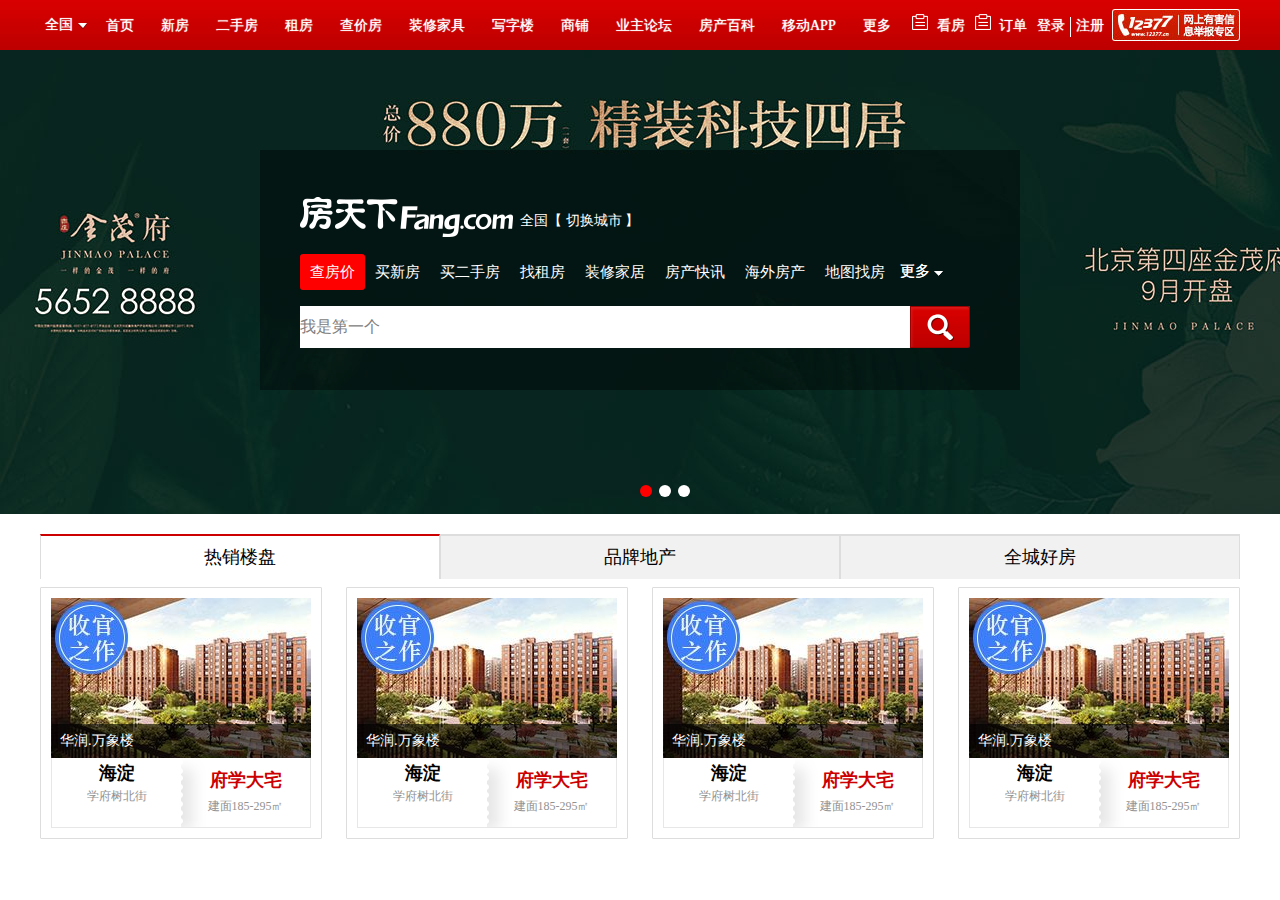
<file: 房地产/fang.html>
<html>
<head>
	<meta charset="utf-8">
	<title></title>
	<link rel="stylesheet" href="css/style.css">
	<script type="text/javascript" src="js/jquery-3.2.0.min.js"></script>
</head>
<body>
	<div class="head">
		<div class="head_bar">
			<div class="center_bar clearfix">
				<span class="CHN">
					<a href="">
						全国
						<img src="images/navicon.gif">
					</a>
				</span>
				<ul class="clearfix">
					<li>
						<a href="">首页</a>
					</li>
					<li>
						<a href="">新房</a>
						<div class="triangle_up"></div>
						<ul id="child_bar">
							<li><a href="">本月开盘</a></li>
							<li><a href="">热门售楼</a></li>
							<li><a href="">新房房源</a></li>
							<li><a href="">房天下直销</a></li>
							<li><a href="">本月开盘</a></li>
							<li><a href="">热门售楼</a></li>
							<li><a href="">看房团</a></li>
							<li><a href="">房地产</a></li>
						</ul>
					</li>
					<li>
						<a href="">二手房</a>
						<div class="triangle_up"></div>
						<ul id="child_bar">
							<li><a href="">在售房源</a></li>
							<li><a href="">优选房源</a></li>
							<li><a href="">房天下直销</a></li>
							<li><a href="">找小区</a></li>
							<li><a href="">找别墅</a></li>
							<li><a href="">查成交</a></li>
							<li><a hre="">二手房排行榜</a></li>
							<li><a href="">购房知识</a></li>
						</ul>						
					</li>
					<li>
						<a href="">租房</a>
						<div class="triangle_up"></div>
						<ul id="child_bar">
							<li><a href="">本月开盘</a></li>
							<li><a href="">热门售楼</a></li>
							<li><a href="">新房房源</a></li>
							<li><a href="">房天下直销</a></li>
							<li><a href="">本月开盘</a></li>
							<li><a href="">热门售楼</a></li>
						</ul>						
					</li>
					<li><a href="">查价房</a></li>
					<li><a href="">装修家具</a></li>
					<li><a href="">写字楼</a></li>
					<li><a href="">商铺</a></li>
					<li><a href="">业主论坛</a></li>
					<li><a href="">房产百科</a></li>
					<li><a href="">移动APP</a></li>
					<li><a href="">更多</a></li>
				</ul>
				<div class="user clearfix">
					<div class="usernew">
						<a href="">
							<i class="room"></i>
							看房
						</a>
					</div>
					<div class="usernew">
						<a href="">
							<i class="order"></i>
							订单
						</a>
					</div>
					<div class="usernew">
						<a href="" class="login">登录</a>
					</div>
					<div class="sline"></div>
					<div class="usernew">
						<a href="" class="enroll">注册</a>
					</div>
					<div class="jubaoCtr">
						<img src="images/12377.jpg">
					</div>
				</div>
			</div>
		</div>
		<div class="head_carousel">
			<ul class="head_img clearfix">
				<li><img src="images/fang.jpg"></li>
				<li class="hide"><img src="images/fang1.jpg"></li>
				<li class="hide"><img src="images/fang2.jpg"></li>
			</ul>
			<button class="turn_left" type="button"></button>
			<button class="turn_right" type="button"></button>
			<ul class="icon clearfix">
				<li class="special"></li>
				<li></li>
				<li></li>
			</ul>
			<div class="head_mag">
				<div class="head_mag_center">
					<div class="search_top clearfix">
						<div class="slogo"></div>
						<div class="switch">
							全国【
							<a href="">切换城市</a>
							】
						</div>
					</div>
					<div class="search_tab" class="clearfix">
						<ul class="clearfix">
							<li class="active">
								<a href="">查房价</a>
								<div class="triangle"></div>
							</li>
							<li>
								<a href="">买新房</a>
								<div class="triangle"></div>
							</li>
							<li>
								<a href="">买二手房</a>
								<div class="triangle"></div>
							</li>
							<li>
								<a href="">找租房</a>
								<div class="triangle"></div>
							</li>
							<li>
								<a href="">装修家居</a>
								<div class="triangle"></div>
							</li>
							<li>
								<a href="">房产快讯</a>
								<div class="triangle"></div>
							</li>
							<li>
								<a href="">海外房产</a>
								<div class="triangle"></div>
							</li>
							<li>
								<a href="">地图找房</a>
								<div class="triangle"></div>
							</li>
						</ul>
						<span class="more">
							<a href="">更多</a>
							<img src="images/navicon1.gif">
						</span>
						<div>
							<div class="inputstyle">我是第一个</div>
							<div class="inputstyle hide">一边是友情</div>
							<div class="inputstyle hide">我是第三个</div>
							<div class="inputstyle hide">一边是爱情</div>
							<div class="inputstyle hide">我是第五个</div>
							<div class="inputstyle hide">我你他</div>
							<div class="inputstyle hide">当你沉睡时</div>
							<div class="inputstyle hide">我是第八个</div>
						</div>
						<span class="sbuttonstyle"></span>
					</div>
				</div>
			</div>
		</div>
	</div>

	<div class="tab">
		<ul class="tab-bar clearfix">
			<li class="change">热销楼盘</li>
			<li>品牌地产</li>
			<li>全城好房</li>
		</ul>
		<div class="tab-box">
			<div class="box clearfix">
				<div class="hottd mr24">
					<div class="pic">
						<div class="pic_box">
							<img src="images/fdc1.jpg">
							<div class="pic_text">华润.万象楼</div>
						</div>
						<div class="info clearfix">
							<div class="info-left">
								<h1>
									<a href="">海淀</a>
								</h1>
								<p>学府树北街</p>
							</div>
							<div class="info-right">
								<h1>府学大宅</h1>
								<p>建面185-295㎡</p>
							</div>
						</div>
					</div>
				</div>
				<div class="hottd mr24">
					<div class="pic">
						<div class="pic_box">
							<img src="images/fdc1.jpg">
							<div class="pic_text">华润.万象楼</div>
						</div>
						<div class="info clearfix">
							<div class="info-left">
								<h1>
									<a href="">海淀</a>
								</h1>
								<p>学府树北街</p>
							</div>
							<div class="info-right">
								<h1>府学大宅</h1>
								<p>建面185-295㎡</p>
							</div>
						</div>
					</div>
				</div>
				<div class="hottd mr24">
					<div class="pic">
						<div class="pic_box">
							<img src="images/fdc1.jpg">
							<div class="pic_text">华润.万象楼</div>
						</div>
						<div class="info clearfix">
							<div class="info-left">
								<h1>
									<a href="">海淀</a>
								</h1>
								<p>学府树北街</p>
							</div>
							<div class="info-right">
								<h1>府学大宅</h1>
								<p>建面185-295㎡</p>
							</div>
						</div>
					</div>
				</div>
				<div class="hottd">
					<div class="pic">
						<div class="pic_box">
							<img src="images/fdc1.jpg">
							<div class="pic_text">华润.万象楼</div>
						</div>
						<div class="info clearfix">
							<div class="info-left">
								<h1>
									<a href="">海淀</a>
								</h1>
								<p>学府树北街</p>
							</div>
							<div class="info-right">
								<h1>府学大宅</h1>
								<p>建面185-295㎡</p>
							</div>
						</div>
					</div>
				</div>
			</div>
			<div class="box hide">
				<div class="hottd mr24">
					<div class="pic">
						<div class="pic_box">
							<img src="images/fdc2.jpg">
							<div class="pic_text">华润.万象楼</div>
						</div>
						<div class="info clearfix">
							<div class="info-left">
								<h1>
									<a href="">海淀</a>
								</h1>
								<p>学府树北街</p>
							</div>
							<div class="info-right">
								<h1>府学大宅</h1>
								<p>建面185-295㎡</p>
							</div>
						</div>
					</div>
				</div>
				<div class="hottd mr24">
					<div class="pic">
						<div class="pic_box">
							<img src="images/fdc2.jpg">
							<div class="pic_text">华润.万象楼</div>
						</div>
						<div class="info clearfix">
							<div class="info-left">
								<h1>
									<a href="">海淀</a>
								</h1>
								<p>学府树北街</p>
							</div>
							<div class="info-right">
								<h1>府学大宅</h1>
								<p>建面185-295㎡</p>
							</div>
						</div>
					</div>
				</div>
				<div class="hottd mr24">
					<div class="pic">
						<div class="pic_box">
							<img src="images/fdc2.jpg">
							<div class="pic_text">华润.万象楼</div>
						</div>
						<div class="info clearfix">
							<div class="info-left">
								<h1>
									<a href="">海淀</a>
								</h1>
								<p>学府树北街</p>
							</div>
							<div class="info-right">
								<h1>府学大宅</h1>
								<p>建面185-295㎡</p>
							</div>
						</div>
					</div>
				</div>
				<div class="hottd">
					<div class="pic">
						<div class="pic_box">
							<img src="images/fdc2.jpg">
							<div class="pic_text">华润.万象楼</div>
						</div>
						<div class="info clearfix">
							<div class="info-left">
								<h1>
									<a href="">海淀</a>
								</h1>
								<p>学府树北街</p>
							</div>
							<div class="info-right">
								<h1>府学大宅</h1>
								<p>建面185-295㎡</p>
							</div>
						</div>
					</div>
				</div>
			</div>
			<div class="box hide">
				<div class="hottd mr24">
					<div class="pic">
						<div class="pic_box">
							<img src="images/fdc3.jpg">
							<div class="pic_text">华润.万象楼</div>
						</div>
						<div class="info clearfix">
							<div class="info-left">
								<h1>
									<a href="">海淀</a>
								</h1>
								<p>学府树北街</p>
							</div>
							<div class="info-right">
								<h1>府学大宅</h1>
								<p>建面185-295㎡</p>
							</div>
						</div>
					</div>
				</div>
				<div class="hottd mr24">
					<div class="pic">
						<div class="pic_box">
							<img src="images/fdc3.jpg">
							<div class="pic_text">华润.万象楼</div>
						</div>
						<div class="info clearfix">
							<div class="info-left">
								<h1>
									<a href="">海淀</a>
								</h1>
								<p>学府树北街</p>
							</div>
							<div class="info-right">
								<h1>府学大宅</h1>
								<p>建面185-295㎡</p>
							</div>
						</div>
					</div>
				</div>
				<div class="hottd mr24">
					<div class="pic">
						<div class="pic_box">
							<img src="images/fdc3.jpg">
							<div class="pic_text">华润.万象楼</div>
						</div>
						<div class="info clearfix">
							<div class="info-left">
								<h1>
									<a href="">海淀</a>
								</h1>
								<p>学府树北街</p>
							</div>
							<div class="info-right">
								<h1>府学大宅</h1>
								<p>建面185-295㎡</p>
							</div>
						</div>
					</div>
				</div>
				<div class="hottd">
					<div class="pic">
						<div class="pic_box">
							<img src="images/fdc3.jpg">
							<div class="pic_text">华润.万象楼</div>
						</div>
						<div class="info clearfix">
							<div class="info-left">
								<h1>
									<a href="">海淀</a>
								</h1>
								<p>学府树北街</p>
							</div>
							<div class="info-right">
								<h1>府学大宅</h1>
								<p>建面185-295㎡</p>
							</div>
						</div>
					</div>
				</div>
			</div>
		</div>
	</div>
	<script>
		// window.onload=function(){
		// 	var oTab=document.getElementById('search_tab');
		// 	var oLi=oTab.getElementsByTagName('li');
		// 	var oTxt=oTab.getElementsByTagName('div')[0];

		// 	for(var i=0;i<oLi.length;i++)
		// 	{
		// 		oLi[i].onmouseover=function()
		// 		{
		// 			for(var i=0;i<oLi.length;i+=)
		// 			{
		// 				oLi[i].className='';
		// 			}
		// 			this.className='active';
		// 		}
		// 	}
		// }

		$(function(){
			// //轮播
			//  var index = $(".icon li.special").index();
			//  $(".head_carousel .turn_left").click(function(){
			//  	if(index == 2){index = -1}
			//  	$(".icon li").eq(index+=1).addClass("special").siblings().removeClass("special");
			//  	$(".head_img li").eq(index).fadeIn().siblings().fadeOut();
			//  })
			//  $(".head_carousel .turn_right").click(function(){
			//  	if(index == 0){index = 3}
			//  	$(".icon li").eq(index-=1).addClass("special").siblings().removeClass("special");
			//  	$(".head_img li").eq(index).fadeIn().siblings().fadeOut();
			


		//自动轮播
			var nowIndex = $(".icon li.special").index();
			function goLeft() {
				if(nowIndex == 2) { nowIndex = -1; }
				$(".icon li").eq(nowIndex+=1).addClass("special").siblings().removeClass("special");
				$(".head_img li").eq(nowIndex).fadeIn().siblings().fadeOut();
		}
			function goRight() {
				if(nowIndex == 0) {nowIndex = 3;}
				$(".icon li").eq(nowIndex-=1).addClass("special").siblings().removeClass("special");
				$(".head_img li").eq(nowIndex).fadeIn().siblings().fadeOut();
			}
			$(".turn_left").click(function(){
				goLeft()
			})
			$(".turn_right").click(function(){
				goRight()
			})
			//定时器方法
			function exportTimer() {
				timer = setInterval(function(){
					goLeft();
				},2000);
			}
			exportTimer();
			$(".turn_left").hover(
				function(){
					clearInterval(timer);
				},
				function(){
					exportTimer();
				}
			)
			$(".turn_right").hover(
				function(){
					clearInterval(timer);
				},
				function(){
					exportTimer();
				}
			)
			$(".icon li").hover(
				function(){
					clearInterval(timer);
				},
				function(){
					exportTimer();
				}
			)
			function setChange(index){
				$(".head_img li").eq(index).fadeIn().siblings().fadeOut();
				$(".icon li").eq(index).addClass("special").siblings().removeClass("special");
			}
			$(".icon li").click(function(){
				var index = $(this).index();
				setChange(index);
			})



		//选项卡
			$(".search_tab ul li").mouseover(function(){
				$(".search_tab ul li").removeClass("active");
				$(this).addClass("active");
				var index=$(this).index();
				$("div .inputstyle").eq(index).show().siblings().hide();

			})


			//选项卡
			$(".tab-bar li").mouseover(function(){
				$(".tab-bar li").removeClass("change");
				$(this).addClass("change");
				var index = $(this).index();
				$(".box").eq(index).show().siblings().hide();
			})
		})
	</script>
</body>
</html>
</file>
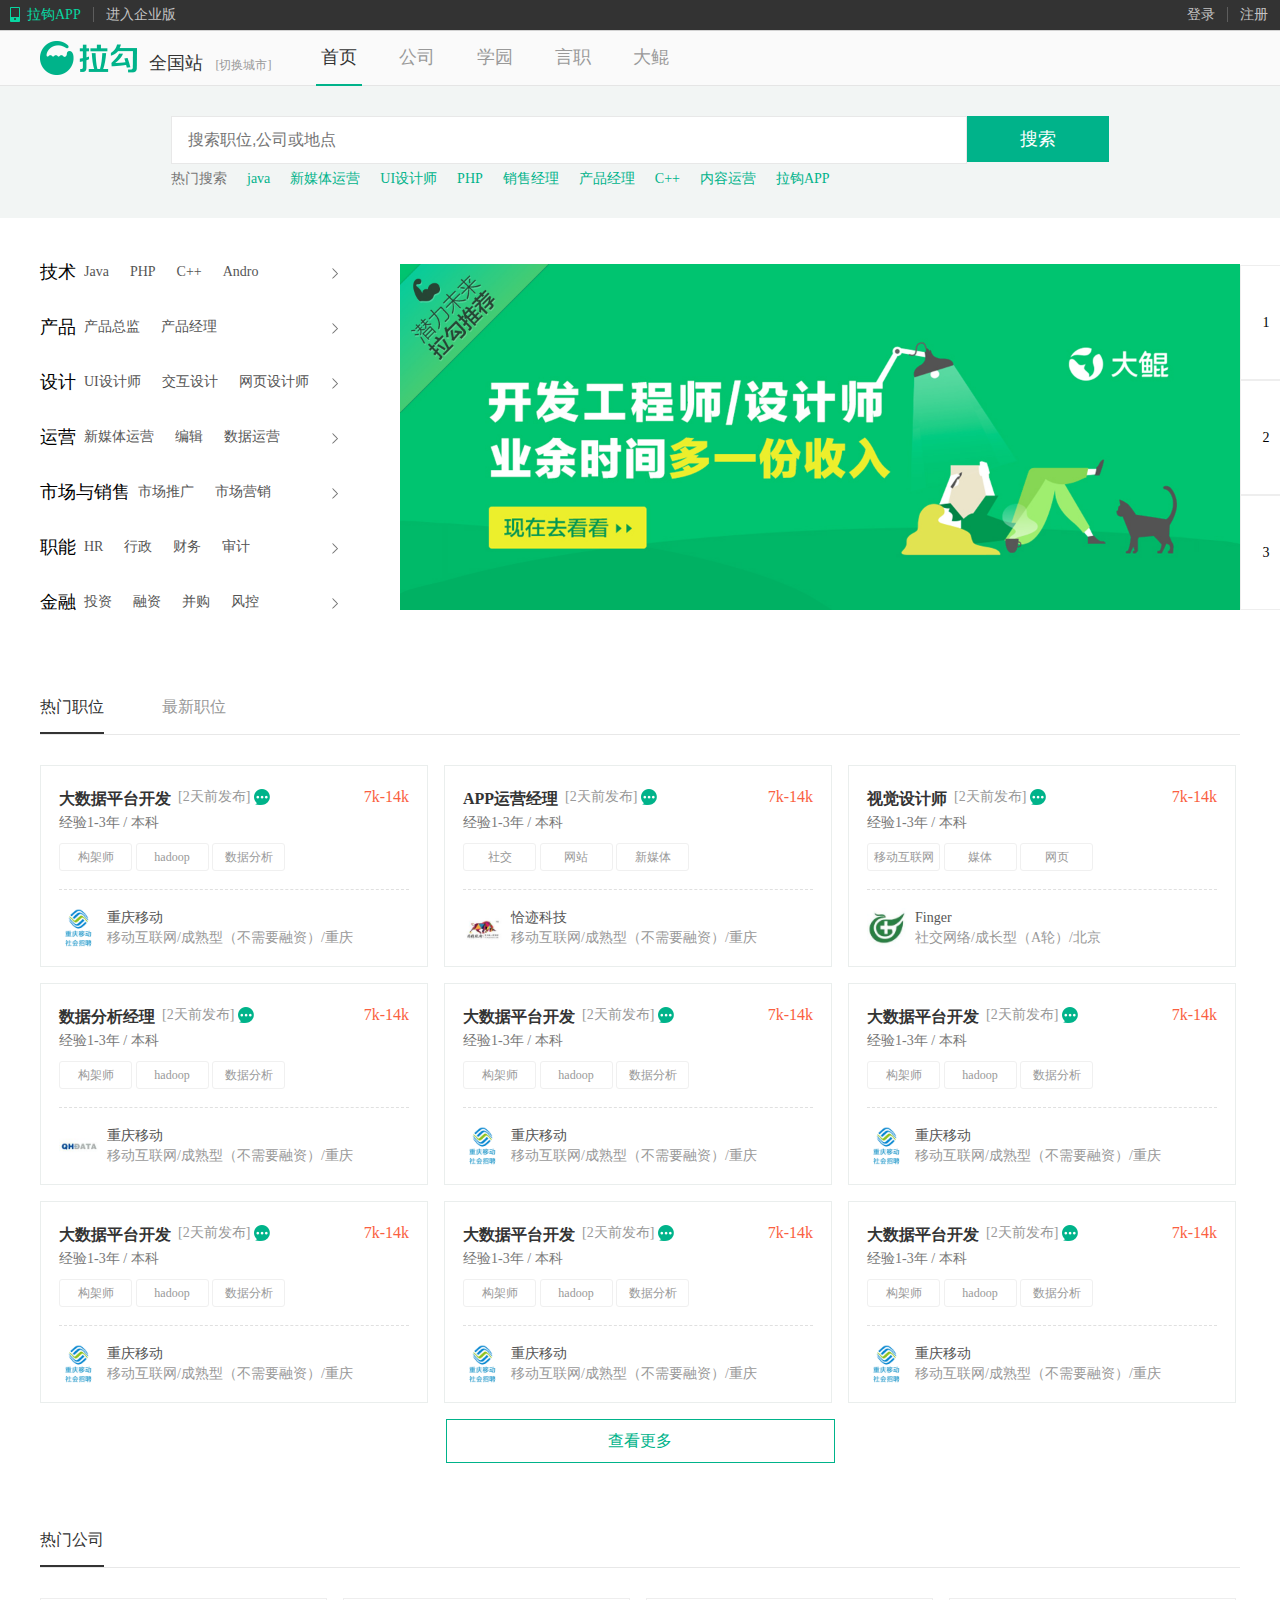
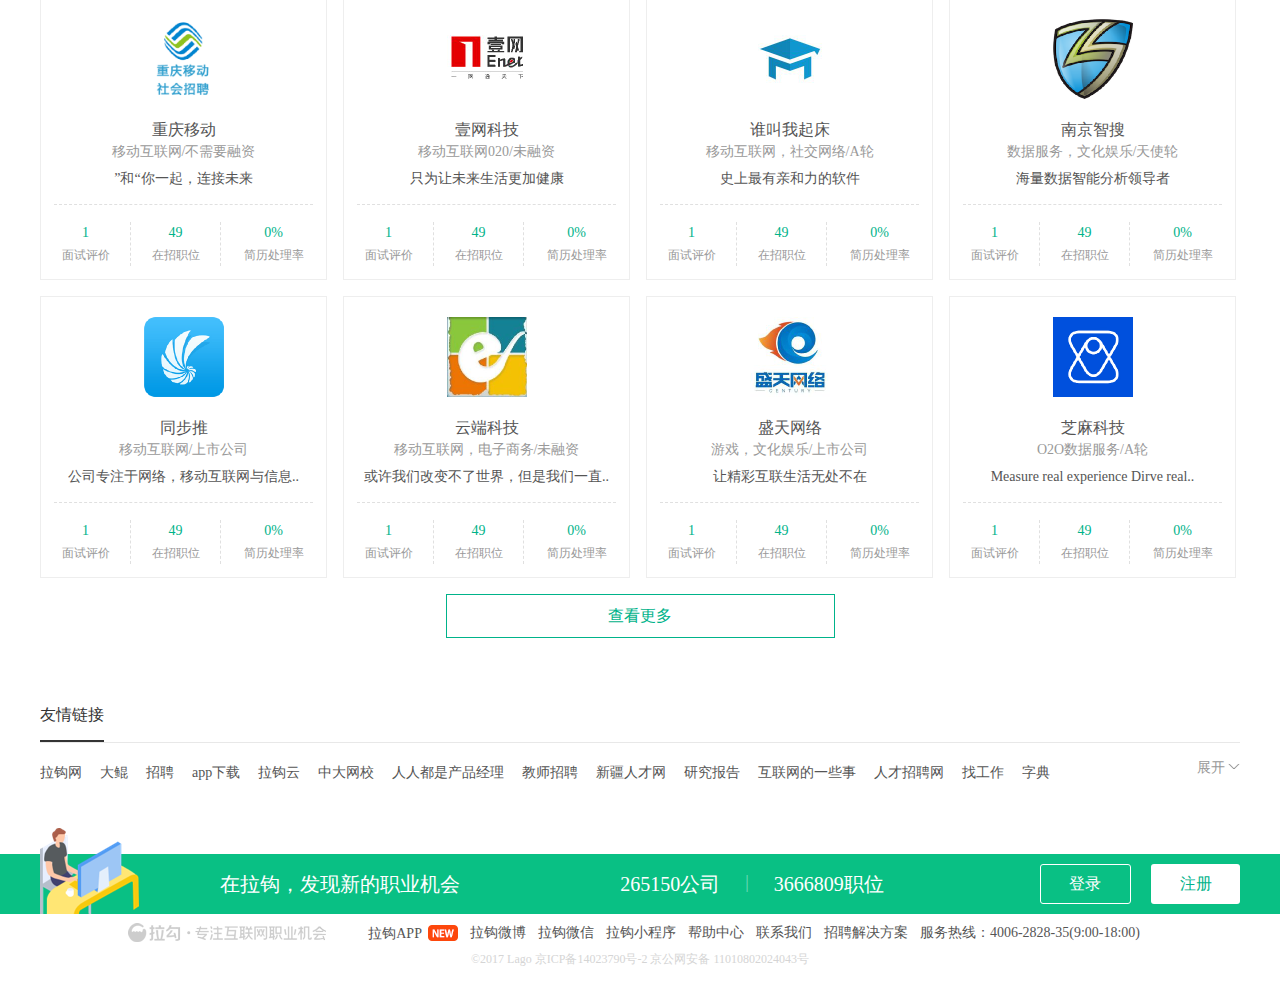
<file: 拉钩网/lagou.html>
<!doctype html>
<html>
<head>
	<meta charset="utf-8">
	<title></title>
	<link rel="stylesheet" href="css/lagou.css">
	<script type="text/javascript" src="js/jquery-3.2.0.min.js"></script>
</head>
<body>
	<div class="cover">
		<div class="switchCity">
			<div class="boxTitle">
				<span>切换城市<span>
				<button class="boxClose"></button>
			</div>
			<div class="content">
				<div class="changeBox">
					<div class="switch_head">
						<strong>亲爱的用户您好：</strong>
						<p class="tips">切换城市分站，让我们为您提供更准确的职位信息</p>
					</div>
					<p class="checkTips">
						点击进入
						<a href="javascript:void(0)" class="focus">全国站</a>
						or切换到以下城市
					</p>
					<ul>
						<li>
							<a href="javascript:void(0)" class="tab">北京站</a>
						</li>
						<li>
							<a href="javascript:void(0)" class="tab">上海站</a>
						</li>
						<li>
							<a href="javascript:void(0)" class="tab">杭州站</a>
						</li>
						<li>
							<a href="javascript:void(0)" class="tab">广州站</a>
						</li>
						<li>
							<a href="javascript:void(0)" class="tab">深圳站</a>
						</li>
						<li>
							<a href="javascript:void(0)" class="tab">成都站</a>
						</li>
					</ul>
					<p class="switch_foot">其他城市正在开通，敬请期待~</p>
				</div>
			</div>
		</div>
	</div>
	<div class="lg_head">
		<div class="lg_bar">
			<div class="lg_bar_center clearfix">
				<div class="lg_bar_l" fl>
					<a href="javascript:void(0)" class="lg_app">拉钩APP</a>
					<a href="javascript:void(0)" class="lg_os">进入企业版</a>
				</div>
				<ul class="lg_bar_r fr clearfix" >
					<li><a href="javascript:void(0)">登录</a></li>
					<li><a href="javascript:void(0)" class="bl">注册</a></li>
				</ul>
			</div>
		</div>
		<div class="lg_nav">
			<div class="lg_nav_center clearfix">
				<div class="lg_nav_l fl">
					<a href="javascript:void(0)" class="lg_logo">
						<h1>拉钩网</h1>
					</a>
					<div class="suggestCity fl">
						<strong>全国站</strong>
						<em class="changeCity">[切换城市]</em>
					</div>
				</div>
				<ul class="lg_nav_r fl">
					<li><a href="javascript:void(0)" class="current">首页</a></li>
					<li><a href="javascript:void(0)">公司</a></li>
					<li><a href="javascript:void(0)">学园</a></li>
					<li><a href="javascript:void(0)">言职</a></li>
					<li><a href="javascript:void(0)">大鲲</a></li>
				</ul>
			</div>
		</div>
	</div>
	<div class="container">
		<div class="container_head">
			<div class="search-wrapper">
				<div class="searbox clearfix">
					<input type="text" class="search_input fl" placeholder="搜索职位,公司或地点">
					<input type="submit" value="搜索" class="search_button fl">
				</div>
				<ul class="hotSearch">
					<li class="special">热门搜索</li>
					<li><a href="">java</a></li>
					<li><a href="">新媒体运营</a></li>
					<li><a href="">UI设计师</a></li>
					<li><a href="">PHP</a></li>
					<li><a href="">销售经理</a></li>
					<li><a href="">产品经理</a></li>
					<li><a href="">C++</a></li>
					<li><a href="">内容运营</a></li>
					<li><a href="">拉钩APP</a></li>
				</ul>
			</div>
		</div>
		<div class="container_body">
			<div class="clearfix">
				<div class="clearfix">
					<div class="slidebar fl">
						<div class="menu_box">
							<div class="menu_main">
								<div class="menu_list clearfix">
									<h2>技术</h2>
									<a href="">Java</a>
									<a href="">PHP</a>
									<a href="">C++</a>
									<a href="">Andro</a>
									<i class="arrow fr"></i>
								</div>
							</div>
							<div class="next_menu">111</div>
						</div>
						<div class="menu_box">
							<div class="menu_main">
								<div class="menu_list clearfix">
									<h2>产品</h2>
									<a href="">产品总监</a>
									<a href="">产品经理</a>
									<i class="arrow fr"></i>
								</div>
							</div>
							<div class="next_menu">222</div>
						</div>
						<div class="menu_box">
							<div class="menu_main">
								<div class="menu_list clearfix">
									<h2>设计</h2>
									<a href="">UI设计师</a>
									<a href="">交互设计</a>
									<a href="">网页设计师</a>
									<i class="arrow fr"></i>
								</div>
							</div>
							<div class="next_menu">333</div>
						</div>
						<div class="menu_box">
							<div class="menu_main">
								<div class="menu_list clearfix">
									<h2>运营</h2>
									<a href="">新媒体运营</a>
									<a href="">编辑</a>
									<a href="">数据运营</a>
									<i class="arrow fr"></i>
								</div>
							</div>
							<div class="next_menu">444</div>
						</div>
						<div class="menu_box">
							<div class="menu_main">
								<div class="menu_list clearfix">
									<h2>市场与销售</h2>
									<a href="">市场推广</a>
									<a href="">市场营销</a>
									<i class="arrow fr"></i>
								</div>
							</div>
							<div class="next_menu">555</div>
						</div>
						<div class="menu_box">
							<div class="menu_main">
								<div class="menu_list clearfix">
									<h2>职能</h2>
									<a href="">HR</a>
									<a href="">行政</a>
									<a href="">财务</a>
									<a href="">审计</a>
									<i class="arrow fr"></i>
								</div>
							</div>
							<div class="next_menu">666</div>
						</div>
						<div class="menu_box">
							<div class="menu_main">
								<div class="menu_list clearfix">
									<h2>金融</h2>
									<a href="">投资</a>
									<a href="">融资</a>
									<a href="">并购</a>
									<a href="">风控</a>
									<i class="arrow fr"></i>
								</div>
							</div>
							<div class="next_menu">777</div>
						</div>
					</div>
					<div class="banner fr">
						<ul class="bar-left">
							<li><img src="./images/banner.JPG" /></li>
							<li>2</li>
							<li>3</li>
						</ul>
					</div>
				</div>
				<ul class="bar-right">
					<li>1</li>
					<li>2</li>
					<li>3</li>
				</ul>
				<ul class="job_tab clearfix">
					<li class="change">热门职位</li>
					<li>最新职位</li>
				</ul>
				<div class="job_list">
					<div class="hot_job">
						<ul class="ul_list clearfix">
							<li>
								<div class="list_top">
									<div class="position_info clearfix">
										<div class="position_name fl clearfix">
											<h2 class="fl">
												<a href="" class="position_link">大数据平台开发
												</a>
 											</h2>
											<div class="create_time fl">  [2天前发布] </div>
											<div class="title_chat fl"></div>
										</div>
										<div class="salary fr">7k-14k</div>
									</div>
									<div class="require">经验1-3年 / 本科</div>
									<div class="labels">
										<span class="wordCut">构架师</span>
										<span class="wordCut">hadoop</span>
										<span class="wordCut">数据分析</span>
									</div>
								</div>
								<div class="list_bottom clearfix">
									<a href="" class="bottom_img fl">
										<img src="images/chongqing.png" />
									</a>
									<div class="bottom_right fl">
										<div class="company_name">
											<a href="">重庆移动</a>
										</div>
										<div class="industry">
											移动互联网/成熟型（不需要融资）/重庆
										</div>
									</div>
								</div>
							</li>
							<li>
								<div class="list_top">
									<div class="position_info clearfix">
										<div class="position_name fl clearfix">
											<h2 class="fl">
												<a href="" class="position_link">APP运营经理
												</a>
 											</h2>
											<div class="create_time fl">  [2天前发布] </div>
											<div class="title_chat fl"></div>
										</div>
										<div class="salary fr">7k-14k</div>
									</div>
									<div class="require">经验1-3年 / 本科</div>
									<div class="labels">
										<span class="wordCut">社交</span>
										<span class="wordCut">网站</span>
										<span class="wordCut">新媒体</span>
									</div>
								</div>
								<div class="list_bottom clearfix">
									<a href="" class="bottom_img fl">
										<img src="images/shangde.jpg" />
									</a>
									<div class="bottom_right fl">
										<div class="company_name">
											<a href="">恰迹科技</a>
										</div>
										<div class="industry">
											移动互联网/成熟型（不需要融资）/重庆
										</div>
									</div>
								</div>
							</li>
							<li>
								<div class="list_top">
									<div class="position_info clearfix">
										<div class="position_name fl clearfix">
											<h2 class="fl">
												<a href="" class="position_link">视觉设计师
												</a>
 											</h2>
											<div class="create_time fl">  [2天前发布] </div>
											<div class="title_chat fl"></div>
										</div>
										<div class="salary fr">7k-14k</div>
									</div>
									<div class="require">经验1-3年 / 本科</div>
									<div class="labels">
										<span class="wordCut">移动互联网</span>
										<span class="wordCut">媒体</span>
										<span class="wordCut">网页</span>
									</div>
								</div>
								<div class="list_bottom clearfix">
									<a href="" class="bottom_img fl">
										<img src="images/xike.jpg" />
									</a>
									<div class="bottom_right fl">
										<div class="company_name">
											<a href="">Finger</a>
										</div>
										<div class="industry">
											社交网络/成长型（A轮）/北京
										</div>
									</div>
								</div>
							</li>
							<li>
								<div class="list_top">
									<div class="position_info clearfix">
										<div class="position_name fl clearfix">
											<h2 class="fl">
												<a href="" class="position_link">数据分析经理
												</a>
 											</h2>
											<div class="create_time fl">  [2天前发布] </div>
											<div class="title_chat fl"></div>
										</div>
										<div class="salary fr">7k-14k</div>
									</div>
									<div class="require">经验1-3年 / 本科</div>
									<div class="labels">
										<span class="wordCut">构架师</span>
										<span class="wordCut">hadoop</span>
										<span class="wordCut">数据分析</span>
									</div>
								</div>
								<div class="list_bottom clearfix">
									<a href="" class="bottom_img fl">
										<img src="images/qhdata.jpg" />
									</a>
									<div class="bottom_right fl">
										<div class="company_name">
											<a href="">重庆移动</a>
										</div>
										<div class="industry">
											移动互联网/成熟型（不需要融资）/重庆
										</div>
									</div>
								</div>
							</li>
							<li>
								<div class="list_top">
									<div class="position_info clearfix">
										<div class="position_name fl clearfix">
											<h2 class="fl">
												<a href="" class="position_link">大数据平台开发
												</a>
 											</h2>
											<div class="create_time fl">  [2天前发布] </div>
											<div class="title_chat fl"></div>
										</div>
										<div class="salary fr">7k-14k</div>
									</div>
									<div class="require">经验1-3年 / 本科</div>
									<div class="labels">
										<span class="wordCut">构架师</span>
										<span class="wordCut">hadoop</span>
										<span class="wordCut">数据分析</span>
									</div>
								</div>
								<div class="list_bottom clearfix">
									<a href="" class="bottom_img fl">
										<img src="images/chongqing.png" />
									</a>
									<div class="bottom_right fl">
										<div class="company_name">
											<a href="">重庆移动</a>
										</div>
										<div class="industry">
											移动互联网/成熟型（不需要融资）/重庆
										</div>
									</div>
								</div>
							</li>
							<li>
								<div class="list_top">
									<div class="position_info clearfix">
										<div class="position_name fl clearfix">
											<h2 class="fl">
												<a href="" class="position_link">大数据平台开发
												</a>
 											</h2>
											<div class="create_time fl">  [2天前发布] </div>
											<div class="title_chat fl"></div>
										</div>
										<div class="salary fr">7k-14k</div>
									</div>
									<div class="require">经验1-3年 / 本科</div>
									<div class="labels">
										<span class="wordCut">构架师</span>
										<span class="wordCut">hadoop</span>
										<span class="wordCut">数据分析</span>
									</div>
								</div>
								<div class="list_bottom clearfix">
									<a href="" class="bottom_img fl">
										<img src="images/chongqing.png" />
									</a>
									<div class="bottom_right fl">
										<div class="company_name">
											<a href="">重庆移动</a>
										</div>
										<div class="industry">
											移动互联网/成熟型（不需要融资）/重庆
										</div>
									</div>
								</div>
							</li>
							<li>
								<div class="list_top">
									<div class="position_info clearfix">
										<div class="position_name fl clearfix">
											<h2 class="fl">
												<a href="" class="position_link">大数据平台开发
												</a>
 											</h2>
											<div class="create_time fl">  [2天前发布] </div>
											<div class="title_chat fl"></div>
										</div>
										<div class="salary fr">7k-14k</div>
									</div>
									<div class="require">经验1-3年 / 本科</div>
									<div class="labels">
										<span class="wordCut">构架师</span>
										<span class="wordCut">hadoop</span>
										<span class="wordCut">数据分析</span>
									</div>
								</div>
								<div class="list_bottom clearfix">
									<a href="" class="bottom_img fl">
										<img src="images/chongqing.png" />
									</a>
									<div class="bottom_right fl">
										<div class="company_name">
											<a href="">重庆移动</a>
										</div>
										<div class="industry">
											移动互联网/成熟型（不需要融资）/重庆
										</div>
									</div>
								</div>
							</li>
							<li>
								<div class="list_top">
									<div class="position_info clearfix">
										<div class="position_name fl clearfix">
											<h2 class="fl">
												<a href="" class="position_link">大数据平台开发
												</a>
 											</h2>
											<div class="create_time fl">  [2天前发布] </div>
											<div class="title_chat fl"></div>
										</div>
										<div class="salary fr">7k-14k</div>
									</div>
									<div class="require">经验1-3年 / 本科</div>
									<div class="labels">
										<span class="wordCut">构架师</span>
										<span class="wordCut">hadoop</span>
										<span class="wordCut">数据分析</span>
									</div>
								</div>
								<div class="list_bottom clearfix">
									<a href="" class="bottom_img fl">
										<img src="images/chongqing.png" />
									</a>
									<div class="bottom_right fl">
										<div class="company_name">
											<a href="">重庆移动</a>
										</div>
										<div class="industry">
											移动互联网/成熟型（不需要融资）/重庆
										</div>
									</div>
								</div>
							</li>
							<li>
								<div class="list_top">
									<div class="position_info clearfix">
										<div class="position_name fl clearfix">
											<h2 class="fl">
												<a href="" class="position_link">大数据平台开发
												</a>
 											</h2>
											<div class="create_time fl">  [2天前发布] </div>
											<div class="title_chat fl"></div>
										</div>
										<div class="salary fr">7k-14k</div>
									</div>
									<div class="require">经验1-3年 / 本科</div>
									<div class="labels">
										<span class="wordCut">构架师</span>
										<span class="wordCut">hadoop</span>
										<span class="wordCut">数据分析</span>
									</div>
								</div>
								<div class="list_bottom clearfix">
									<a href="" class="bottom_img fl">
										<img src="images/chongqing.png" />
									</a>
									<div class="bottom_right fl">
										<div class="company_name">
											<a href="">重庆移动</a>
										</div>
										<div class="industry">
											移动互联网/成熟型（不需要融资）/重庆
										</div>
									</div>
								</div>
							</li>
						</ul>
						<div class="list_more">查看更多</div>
					</div>
					<div class="hot_job hide">
						<ul class="ul_list clearfix">
							<li>
								<div class="list_top">
									<div class="position_info clearfix">
										<div class="position_name fl clearfix">
											<h2 class="fl">
												<a href="" class="position_link">
													链家诚聘销售精英
												</a>
 											</h2>
											<div class="create_time fl">  [2天前发布] </div>
											<div class="title_chat fl"></div>
										</div>
										<div class="salary fr">7k-14k</div>
									</div>
									<div class="require">经验1-3年 / 本科</div>
									<div class="labels">
										<span class="wordCut">构架师</span>
										<span class="wordCut">hadoop</span>
										<span class="wordCut">数据分析</span>
									</div>
								</div>
								<div class="list_bottom clearfix">
									<a href="" class="bottom_img fl">
										<img src="images/chongqing.png" />
									</a>
									<div class="bottom_right fl">
										<div class="company_name">
											<a href="">重庆移动</a>
										</div>
										<div class="industry">
											移动互联网/成熟型（不需要融资）/重庆
										</div>
									</div>
								</div>
							</li>
							<li>
								<div class="list_top">
									<div class="position_info clearfix">
										<div class="position_name fl clearfix">
											<h2 class="fl">
												<a href="" class="position_link">大数据平台开发
												</a>
 											</h2>
											<div class="create_time fl">  [2天前发布] </div>
											<div class="title_chat fl"></div>
										</div>
										<div class="salary fr">7k-14k</div>
									</div>
									<div class="require">经验1-3年 / 本科</div>
									<div class="labels">
										<span class="wordCut">构架师</span>
										<span class="wordCut">hadoop</span>
										<span class="wordCut">数据分析</span>
									</div>
								</div>
								<div class="list_bottom clearfix">
									<a href="" class="bottom_img fl">
										<img src="images/chongqing.png" />
									</a>
									<div class="bottom_right fl">
										<div class="company_name">
											<a href="">重庆移动</a>
										</div>
										<div class="industry">
											移动互联网/成熟型（不需要融资）/重庆
										</div>
									</div>
								</div>
							</li>
							<li>
								<div class="list_top">
									<div class="position_info clearfix">
										<div class="position_name fl clearfix">
											<h2 class="fl">
												<a href="" class="position_link">大数据平台开发
												</a>
 											</h2>
											<div class="create_time fl">  [2天前发布] </div>
											<div class="title_chat fl"></div>
										</div>
										<div class="salary fr">7k-14k</div>
									</div>
									<div class="require">经验1-3年 / 本科</div>
									<div class="labels">
										<span class="wordCut">构架师</span>
										<span class="wordCut">hadoop</span>
										<span class="wordCut">数据分析</span>
									</div>
								</div>
								<div class="list_bottom clearfix">
									<a href="" class="bottom_img fl">
										<img src="images/chongqing.png" />
									</a>
									<div class="bottom_right fl">
										<div class="company_name">
											<a href="">重庆移动</a>
										</div>
										<div class="industry">
											移动互联网/成熟型（不需要融资）/重庆
										</div>
									</div>
								</div>
							</li>
							<li>
								<div class="list_top">
									<div class="position_info clearfix">
										<div class="position_name fl clearfix">
											<h2 class="fl">
												<a href="" class="position_link">大数据平台开发
												</a>
 											</h2>
											<div class="create_time fl">  [2天前发布] </div>
											<div class="title_chat fl"></div>
										</div>
										<div class="salary fr">7k-14k</div>
									</div>
									<div class="require">经验1-3年 / 本科</div>
									<div class="labels">
										<span class="wordCut">构架师</span>
										<span class="wordCut">hadoop</span>
										<span class="wordCut">数据分析</span>
									</div>
								</div>
								<div class="list_bottom clearfix">
									<a href="" class="bottom_img fl">
										<img src="images/chongqing.png" />
									</a>
									<div class="bottom_right fl">
										<div class="company_name">
											<a href="">重庆移动</a>
										</div>
										<div class="industry">
											移动互联网/成熟型（不需要融资）/重庆
										</div>
									</div>
								</div>
							</li>
							<li>
								<div class="list_top">
									<div class="position_info clearfix">
										<div class="position_name fl clearfix">
											<h2 class="fl">
												<a href="" class="position_link">大数据平台开发
												</a>
 											</h2>
											<div class="create_time fl">  [2天前发布] </div>
											<div class="title_chat fl"></div>
										</div>
										<div class="salary fr">7k-14k</div>
									</div>
									<div class="require">经验1-3年 / 本科</div>
									<div class="labels">
										<span class="wordCut">构架师</span>
										<span class="wordCut">hadoop</span>
										<span class="wordCut">数据分析</span>
									</div>
								</div>
								<div class="list_bottom clearfix">
									<a href="" class="bottom_img fl">
										<img src="images/chongqing.png" />
									</a>
									<div class="bottom_right fl">
										<div class="company_name">
											<a href="">重庆移动</a>
										</div>
										<div class="industry">
											移动互联网/成熟型（不需要融资）/重庆
										</div>
									</div>
								</div>
							</li>
							<li>
								<div class="list_top">
									<div class="position_info clearfix">
										<div class="position_name fl clearfix">
											<h2 class="fl">
												<a href="" class="position_link">大数据平台开发
												</a>
 											</h2>
											<div class="create_time fl">  [2天前发布] </div>
											<div class="title_chat fl"></div>
										</div>
										<div class="salary fr">7k-14k</div>
									</div>
									<div class="require">经验1-3年 / 本科</div>
									<div class="labels">
										<span class="wordCut">构架师</span>
										<span class="wordCut">hadoop</span>
										<span class="wordCut">数据分析</span>
									</div>
								</div>
								<div class="list_bottom clearfix">
									<a href="" class="bottom_img fl">
										<img src="images/chongqing.png" />
									</a>
									<div class="bottom_right fl">
										<div class="company_name">
											<a href="">重庆移动</a>
										</div>
										<div class="industry">
											移动互联网/成熟型（不需要融资）/重庆
										</div>
									</div>
								</div>
							</li>
							<li>
								<div class="list_top">
									<div class="position_info clearfix">
										<div class="position_name fl clearfix">
											<h2 class="fl">
												<a href="" class="position_link">大数据平台开发
												</a>
 											</h2>
											<div class="create_time fl">  [2天前发布] </div>
											<div class="title_chat fl"></div>
										</div>
										<div class="salary fr">7k-14k</div>
									</div>
									<div class="require">经验1-3年 / 本科</div>
									<div class="labels">
										<span class="wordCut">构架师</span>
										<span class="wordCut">hadoop</span>
										<span class="wordCut">数据分析</span>
									</div>
								</div>
								<div class="list_bottom clearfix">
									<a href="" class="bottom_img fl">
										<img src="images/chongqing.png" />
									</a>
									<div class="bottom_right fl">
										<div class="company_name">
											<a href="">重庆移动</a>
										</div>
										<div class="industry">
											移动互联网/成熟型（不需要融资）/重庆
										</div>
									</div>
								</div>
							</li>
							<li>
								<div class="list_top">
									<div class="position_info clearfix">
										<div class="position_name fl clearfix">
											<h2 class="fl">
												<a href="" class="position_link">大数据平台开发
												</a>
 											</h2>
											<div class="create_time fl">  [2天前发布] </div>
											<div class="title_chat fl"></div>
										</div>
										<div class="salary fr">7k-14k</div>
									</div>
									<div class="require">经验1-3年 / 本科</div>
									<div class="labels">
										<span class="wordCut">构架师</span>
										<span class="wordCut">hadoop</span>
										<span class="wordCut">数据分析</span>
									</div>
								</div>
								<div class="list_bottom clearfix">
									<a href="" class="bottom_img fl">
										<img src="images/chongqing.png" />
									</a>
									<div class="bottom_right fl">
										<div class="company_name">
											<a href="">重庆移动</a>
										</div>
										<div class="industry">
											移动互联网/成熟型（不需要融资）/重庆
										</div>
									</div>
								</div>
							</li>
							<li>
								<div class="list_top">
									<div class="position_info clearfix">
										<div class="position_name fl clearfix">
											<h2 class="fl">
												<a href="" class="position_link">大数据平台开发
												</a>
 											</h2>
											<div class="create_time fl">  [2天前发布] </div>
											<div class="title_chat fl"></div>
										</div>
										<div class="salary fr">7k-14k</div>
									</div>
									<div class="require">经验1-3年 / 本科</div>
									<div class="labels">
										<span class="wordCut">构架师</span>
										<span class="wordCut">hadoop</span>
										<span class="wordCut">数据分析</span>
									</div>
								</div>
								<div class="list_bottom clearfix">
									<a href="" class="bottom_img fl">
										<img src="images/chongqing.png" />
									</a>
									<div class="bottom_right fl">
										<div class="company_name">
											<a href="">重庆移动</a>
										</div>
										<div class="industry">
											移动互联网/成熟型（不需要融资）/重庆
										</div>
									</div>
								</div>
							</li>
						</ul>
						<div class="list_more">查看更多</div>
					</div>
				</div>
				<ul class="job_tab clearfix">
					<li class="change">热门公司</li>
				</ul>
				<div class="companys">
					<ul class="company_list clearfix">
						<li>
							<div class="top">
								<p>
									<a href="">
										<img src="images/chongqing.png" />
									</a>
								</p>	
								<p class="company_name">重庆移动</p>
								<p class="indus_stage">移动互联网/不需要融资</p>
								<p class="advantage">”和“你一起，连接未来</p>
							</div>
							<div class="bottom clearfix">
								<a href="" class="bottom_item fl bottom_1">
									<p class="green">1</p>
									<p class="gray">面试评价</p>
								</a>
								<a href="" class="bottom_item fl bottom_1">
									<p class="green">49</p>
									<p class="gray">在招职位</p>
								</a>
								<a href="" class="bottom_item fl bottom_2">
									<p class="green">0%</p>
									<p class="gray">简历处理率</p>
								</a>
							</div>
						</li>
						<li>
							<div class="top">
								<p>
									<a href="">
										<img src="images/enet.jpg" />
									</a>
								</p>	
								<p class="company_name">壹网科技</p>
								<p class="indus_stage">移动互联网020/未融资</p>
								<p class="advantage">只为让未来生活更加健康</p>
							</div>
							<div class="bottom clearfix">
								<a href="" class="bottom_item fl bottom_1">
									<p class="green">1</p>
									<p class="gray">面试评价</p>
								</a>
								<a href="" class="bottom_item fl bottom_1">
									<p class="green">49</p>
									<p class="gray">在招职位</p>
								</a>
								<a href="" class="bottom_item fl bottom_2">
									<p class="green">0%</p>
									<p class="gray">简历处理率</p>
								</a>
							</div>
						</li>
						<li>
							<div class="top">
								<p>
									<a href="">
										<img src="images/getup.jpg" />
									</a>
								</p>	
								<p class="company_name">谁叫我起床</p>
								<p class="indus_stage">移动互联网，社交网络/A轮</p>
								<p class="advantage">史上最有亲和力的软件</p>
							</div>
							<div class="bottom clearfix">
								<a href="" class="bottom_item fl bottom_1">
									<p class="green">1</p>
									<p class="gray">面试评价</p>
								</a>
								<a href="" class="bottom_item fl bottom_1">
									<p class="green">49</p>
									<p class="gray">在招职位</p>
								</a>
								<a href="javascript:void(0)" class="bottom_item fl bottom_2">
									<p class="green">0%</p>
									<p class="gray">简历处理率</p>
								</a>
							</div>
						</li>
						<li>
							<div class="top">
								<p>
									<a href="javascript:void(0)">
										<img src="images/nanjing.png" />
									</a>
								</p>	
								<p class="company_name">南京智搜</p>
								<p class="indus_stage">数据服务，文化娱乐/天使轮</p>
								<p class="advantage">海量数据智能分析领导者</p>
							</div>
							<div class="bottom clearfix">
								<a href="javascript:void(0)" class="bottom_item fl bottom_1">
									<p class="green">1</p>
									<p class="gray">面试评价</p>
								</a>
								<a href="javascript:void(0)" class="bottom_item fl bottom_1">
									<p class="green">49</p>
									<p class="gray">在招职位</p>
								</a>
								<a href="javascript:void(0)" class="bottom_item fl bottom_2">
									<p class="green">0%</p>
									<p class="gray">简历处理率</p>
								</a>
							</div>
						</li>
						<li>
							<div class="top">
								<p>
									<a href="javascript:void(0)">
										<img src="images/tongbu.png" />
									</a>
								</p>	
								<p class="company_name">同步推</p>
								<p class="indus_stage">移动互联网/上市公司</p>
								<p class="advantage">公司专注于网络，移动互联网与信息..</p>
							</div>
							<div class="bottom clearfix">
								<a href="javascript:void(0)" class="bottom_item fl bottom_1">
									<p class="green">1</p>
									<p class="gray">面试评价</p>
								</a>
								<a href="javascript:void(0)" class="bottom_item fl bottom_1">
									<p class="green">49</p>
									<p class="gray">在招职位</p>
								</a>
								<a href="javascript:void(0)" class="bottom_item fl bottom_2">
									<p class="green">0%</p>
									<p class="gray">简历处理率</p>
								</a>
							</div>
						</li>
						<li>
							<div class="top">
								<p>
									<a href="javascript:void(0)">
										<img src="images/yunduan.jpg" />
									</a>
								</p>	
								<p class="company_name">云端科技</p>
								<p class="indus_stage">移动互联网，电子商务/未融资</p>
								<p class="advantage">或许我们改变不了世界，但是我们一直..</p>
							</div>
							<div class="bottom clearfix">
								<a href="javascript:void(0)" class="bottom_item fl bottom_1">
									<p class="green">1</p>
									<p class="gray">面试评价</p>
								</a>
								<a href="javascript:void(0)" class="bottom_item fl bottom_1">
									<p class="green">49</p>
									<p class="gray">在招职位</p>
								</a>
								<a href="javascript:void(0)" class="bottom_item fl bottom_2">
									<p class="green">0%</p>
									<p class="gray">简历处理率</p>
								</a>
							</div>
						</li>
						<li>
							<div class="top">
								<p>
									<a href="javascript:void(0)">
										<img src="images/shengtian.jpg" />
									</a>
								</p>	
								<p class="company_name">盛天网络</p>
								<p class="indus_stage">游戏，文化娱乐/上市公司</p>
								<p class="advantage">让精彩互联生活无处不在</p>
							</div>
							<div class="bottom clearfix">
								<a href="javascript:void(0)" class="bottom_item fl bottom_1">
									<p class="green">1</p>
									<p class="gray">面试评价</p>
								</a>
								<a href="javascript:void(0)" class="bottom_item fl bottom_1">
									<p class="green">49</p>
									<p class="gray">在招职位</p>
								</a>
								<a href="javascript:void(0)" class="bottom_item fl bottom_2">
									<p class="green">0%</p>
									<p class="gray">简历处理率</p>
								</a>
							</div>
						</li>
						<li>
							<div class="top">
								<p>
									<a href="javascript:void(0)">
										<img src="images/zhima.png" />
									</a>
								</p>	
								<p class="company_name">芝麻科技</p>
								<p class="indus_stage">O2O数据服务/A轮</p>
								<p class="advantage">Measure real experience Dirve real..</p>
							</div>
							<div class="bottom clearfix">
								<a href="javascript:void(0)" class="bottom_item fl bottom_1">
									<p class="green">1</p>
									<p class="gray">面试评价</p>
								</a>
								<a href="javascript:void(0)" class="bottom_item fl bottom_1">
									<p class="green">49</p>
									<p class="gray">在招职位</p>
								</a>
								<a href="javascript:void(0)" class="bottom_item fl bottom_2">
									<p class="green">0%</p>
									<p class="gray">简历处理率</p>
								</a>
							</div>
						</li>
					</ul>
					<div class="list_more">查看更多</div>
				</div>
				<ul class="job_tab clearfix">
					<li class="change">友情链接</li>
				</ul>
				<div class="friend_link clearfix">
					<div class="link_left fl">
						<div class="linkBox clearfix">
							<a href="javascript:void(0)">拉钩网</a>
							<a href="javascript:void(0)">大鲲</a>
							<a href="javascript:void(0)">招聘</a>
							<a href="javascript:void(0)">app下载</a>
							<a href="javascript:void(0)">拉钩云</a>
							<a href="javascript:void(0)">中大网校</a>
							<a href="javascript:void(0)">人人都是产品经理</a>
							<a href="javascript:void(0)">教师招聘</a>
							<a href="javascript:void(0)">新疆人才网</a>
							<a href="javascript:void(0)">研究报告</a>
							<a href="javascript:void(0)">互联网的一些事</a>
							<a href="javascript:void(0)">人才招聘网</a>
							<a href="javascript:void(0)">找工作</a>
							<a href="javascript:void(0)">字典</a>
						</div>
						<div class="hideBox hide">
							<a href="javascript:void(0)">中国考试网</a>
							<a href="javascript:void(0)">生意经商业百科</a>
							<a href="javascript:void(0)">猫扑大杂烩</a>
							<a href="javascript:void(0)">装修效果图</a>
							<a href="javascript:void(0)">招聘网</a>
							<a href="javascript:void(0)">中华考试网</a>
							<a href="javascript:void(0)">招聘素材</a>
							<a href="javascript:void(0)">杭州招聘</a>
							<a href="javascript:void(0)">上海招聘</a>
							<a href="javascript:void(0)">法律咨询</a>
							<a href="javascript:void(0)">爱思英语网</a>
							<a href="javascript:void(0)">徐州英才网</a>
							<a href="javascript:void(0)">thinkphp</a>
							<a href="javascript:void(0)">考研网</a>
							<a href="javascript:void(0)">银行招聘网</a>
							<a href="javascript:void(0)">语文学习网</a>
							<a href="javascript:void(0)">智联招聘</a>
							<a href="javascript:void(0)">职业圈</a>
							<a href="javascript:void(0)">股城财经</a>
							<a href="javascript:void(0)">法律咨询网</a>
							<a href="javascript:void(0)">兼职吧</a>
							<a href="javascript:void(0)">招聘网</a>
							<a href="javascript:void(0)">爱问共享资料</a>
							<a href="javascript:void(0)">百姓网</a>
							<a href="javascript:void(0)">招聘</a>
							<a href="javascript:void(0)">会计网</a>
							<a href="javascript:void(0)">简历模板</a>
							<a href="javascript:void(0)">服装人才</a>
							<a href="javascript:void(0)">创意服务外包</a>
							<a href="javascript:void(0)">西路军事</a>
							<a href="javascript:void(0)">中共公务员网校</a>
							<a href="javascript:void(0)">老人网</a>
							<a href="javascript:void(0)">找工作</a>
							<a href="javascript:void(0)">招聘网</a>
							<a href="javascript:void(0)">前言网</a>
							<a href="javascript:void(0)">安徽招聘网</a>
							<a href="javascript:void(0)">台州人才网</a>
							<a href="javascript:void(0)">苏州人才网</a>
							<a href="javascript:void(0)">教师网</a>
							<a href="javascript:void(0)">重庆人才网</a>
							<a href="javascript:void(0)">中国会计网</a>
							<a href="javascript:void(0)">齐鲁人才网</a>
							<a href="javascript:void(0)">邮编生活网</a>
							<a href="javascript:void(0)">义务人才网</a>
							<a href="javascript:void(0)">培训网</a>
						</div>
					</div>
					<div class="fr">
						<div class="expansion">
							展开
							<i></i>
						</div>
						<div class="expansion hide">
							收起
							<i class="i_up"></i>
						</div>
					</div>
				</div>
			</div>
		</div>
	</div>
	<div class="bottom-content">
		<div class="loginToolBar bottom-ab">
			<div class="logoin_center clearfix">
				<div class="login_img fl"></div>
				<span class="text_ele text_ml fl">在拉钩，发现新的职业机会</span>
				<div class="count text_ele fl">
					<span class="text_ele">265150公司</span>
					<span class="text_ele line">|</span>
					<span class="text_ele">3666809职位</span>
				</div>
				<div class="text_right fr">
					<a href="javascript:void(0)" class="button bar_login">登录</a>
					<a href="javascript:void(0)" class="button bar_register">注册</a>
				</div>
			</div>
		</div>
		<div class="footer">
			<div class="wrapper clearfix">
				<div class="footer_icon"></div>
				<div class="inner_wrapper fr">
					<a href="javascript:void(0)" class="footer_app">
						拉钩APP
						<i class="icon_new"></i>
						<img src="images/CgpFT.PNG" />
					</a>
					<a href="javascript:void(0)">拉钩微博</a>
					<a href="javascript:void(0)">拉钩微信</a>
					<a href="javascript:void(0)">拉钩小程序</a>
					<a href="javascript:void(0)">帮助中心</a>
					<a href="javascript:void(0)">联系我们</a>
					<a href="javascript:void(0)">招聘解决方案</a>
					<a href="javascript:void(0)">服务热线：4006-2828-35(9:00-18:00)</a>
				</div>
				<div class="copyright">
					<a href="javascript:void(0)">
						©2017 Lago 京ICP备14023790号-2 京公网安备 11010802024043号
					</a>
				</div>
			</div>
		</div>
	</div>
	<script>
		$(function(){
			//弹框
			$(".changeCity").click(function(){
				$(".cover").show();
			});
			$(".boxClose").click(function(){
				$(".cover").hide();
			});
			//轮播
			function mouseMove(index,movepx){
            $(".bar-left").stop().animate({"margin-top": -index*movepx+"px"},500);
        	}			
        	$(".bar-right li").mouseover(function(){
            var indexLi = $(this).index();
            var moveNum = $(".banner").height();
            mouseMove(indexLi,moveNum)
       		})
			//下拉菜单
			$(".menu_main").mouseover(function(){
				$(this).addClass("menu_sha").siblings().show();

			})
			$(".menu_main").mouseout(function(){
				$(".menu_main").removeClass("menu_sha").siblings().hide();
			})
			//选项卡
			$(".job_tab li").click(function(){
				var index = $(this).index();
				$(".job_tab li").eq(index).addClass("change").siblings().removeClass("change");
				$(".hot_job").eq(index).show().siblings().hide();
			});
			//打开收起
			$(".expansion").click(function(){
				$(this).hide().siblings().show();
				$(".hideBox").fadeToggle();
			})
			//滚动
      		$(window).scroll(function(){
		        var bottomEndHeight = $(".footer").height();
		        var bodyHeight = $("body").height();
		        var windowHeight = $(window).height();
		        var scrollHeight = $(window).scrollTop();
		        if((scrollHeight + windowHeight) >= (bodyHeight - bottomEndHeight)) {
		          $(".loginToolBar").addClass("bottom-ab").removeClass("bottom-fix")
		        }else {
		          $(".loginToolBar").addClass("bottom-fix").removeClass("bottom-ab")
		        }
		    })
		    $(".footer_app").mouseover(function(){
		    	$(".footer_app img").show();
		    })
		    $(".footer_app").mouseout(function(){
		    	$(".footer_app img").hide();
		    })
		})
	</script>
</body>
</html>
</file>
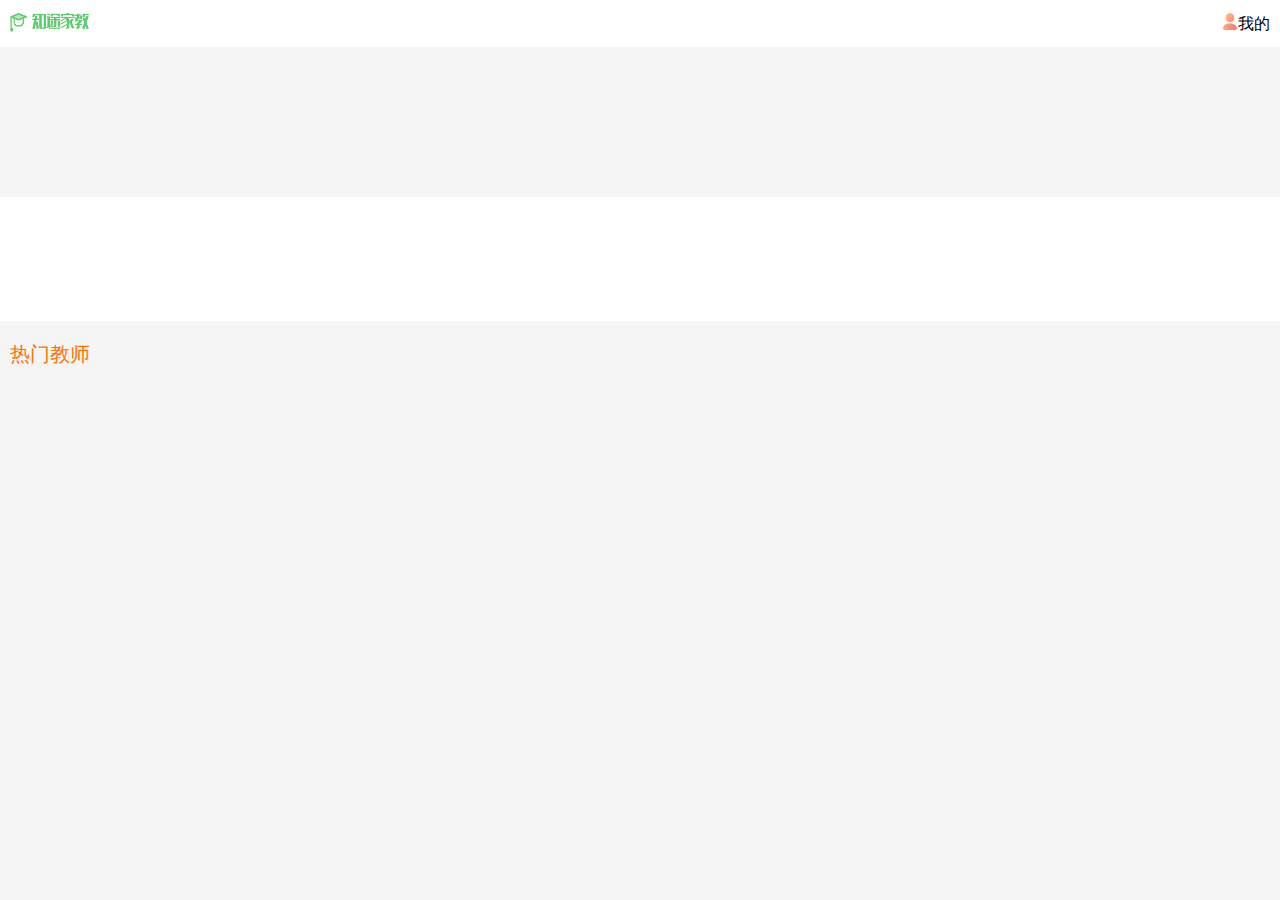
<file: 知图家教/zhitu.html>
<!doctype html>
<html>
<head>
	<meta charset="utf-8">
	<meta name="viewport"
          content="width=device-width, user-scalable=no, initial-scale=1.0, maximum-scale=1.0, minimum-scale=1.0">
	<link rel="stylesheet" href="css/main.css">
	<link rel="stylesheet" href="css/swiper-3.4.2.min.css">
	<script type="text/javascript" src="js/jquery-3.2.0.min.js"></script>
 	<script type="text/javascript" src="js/main.js"></script>
 	<!-- // <script type="text/javascript" src="js/flexible.js"></script> -->
	<title></title>
</head>
<body>
	<div class="header clearfix">
		<div class="logo">
			<img src="images/logo.png">
		</div>
		<div class="myPeople clearfix">
			<img src="images/people.png">
			<span>我的</span>
		</div>
	</div>
	<div class="lunbo">
		<div class="swiper-container">
		    <div class="swiper-wrapper">
		        <!-- <div class="swiper-slide">
		        	<img src="images/img1.jpg">
		        </div>
		        <div class="swiper-slide">
		        	<img src="images/img2.jpg">
		        </div>
		        <div class="swiper-slide">
		        	<img src="images/img1.png">
		        </div> -->
		    </div>
	  	</div>
	</div>
	<div class="option">
		<ul class="clearfix">
			<!-- <li>
				<span class="people-img"></span>
				<span class="class-name">数学</span>
			</li>
			<li>
				<span class="people-img"></span>
				<span class="class-name">语文</span>
			</li>
			<li>
				<span class="people-img"></span>
				<span class="class-name">英语</span>
			</li>
			<li>
				<span class="people-img"></span>
				<span class="class-name">物理</span>
			</li>
			<li>
				<span class="people-img"></span>
				<span class="class-name">华学</span>
			</li>
			<li>
				<span class="people-img"></span>
				<span class="class-name">音乐</span>
			</li>
			<li>
				<span class="people-img"></span>
				<span class="class-name">美术</span>
			</li> -->
		</ul>
	</div>
	<div class="hot-teacher">
		热门教师
	</div>
	<div class="teacher-list">
		<!-- <div class="teacher-list-item">
			<div class="list-item">
				<div class="teacher-img">
					<img src="images/teacher1.png">
				</div>
				<div class="teacher-introduced">
					<div class="box1 clearfix">
						<span class="teacher-name">陈老师</span>
						<span class="class-box">
							数学
						</span>
						<span class="kuang">
							小
						</span>
						<span class="kuang">
							初
						</span>
						<span class="kuang">
							高
						</span>
						<div class="right">已授200课程</div>
					</div>
					<p class="teach-age">9年教龄</p>
					<div class="label clearfix">
						<div class="label-list clearfix">
							<img src="images/true.png">
							<span>专职教师</span>
						</div>
						<div class="label-list clearfix">
							<img src="images/true.png">
							<span>专职教师</span>
						</div>
						<div class="label-list clearfix">
							<img src="images/true.png">
							<span>专职教师</span>
						</div>
					</div>
				</div>
			</div>
		</div>
		<div class="teacher-list-item">
			<div class="list-item">
				<div class="teacher-img">
					<img src="images/teacher1.png">
				</div>
				<div class="teacher-introduced">
					<div class="box1 clearfix">
						<span class="teacher-name">陈老师</span>
						<span class="class-box">
							数学
						</span>
						<span class="kuang">
							小
						</span>
						<span class="kuang">
							初
						</span>
						<span class="kuang">
							高
						</span>
						<div class="right">已授200课程</div>
					</div>
					<p class="teach-age">9年教龄</p>
					<div class="label clearfix">
						<div class="label-list clearfix">
							<img src="images/true.png">
							<span>专职教师</span>
						</div>
						<div class="label-list clearfix">
							<img src="images/true.png">
							<span>专职教师</span>
						</div>
						<div class="label-list clearfix">
							<img src="images/true.png">
							<span>专职教师</span>
						</div>
					</div>
				</div>
			</div>
		</div>
		<div class="teacher-list-item">
			<div class="list-item">
				<div class="teacher-img">
					<img src="images/teacher1.png">
				</div>
				<div class="teacher-introduced">
					<div class="box1 clearfix">
						<span class="teacher-name">陈老师</span>
						<span class="class-box">
							数学
						</span>
						<span class="kuang">
							小
						</span>
						<span class="kuang">
							初
						</span>
						<span class="kuang">
							高
						</span>
						<div class="right">已授200课程</div>
					</div>
					<p class="teach-age">9年教龄</p>
					<div class="label clearfix">
						<div class="label-list clearfix">
							<img src="images/true.png">
							<span>专职教师</span>
						</div>
						<div class="label-list clearfix">
							<img src="images/true.png">
							<span>专职教师</span>
						</div>
						<div class="label-list clearfix">
							<img src="images/true.png">
							<span>专职教师</span>
						</div>
					</div>
				</div>
			</div>
		</div> -->
	</div>
	<script src="js/swiper-3.4.2.min.js"></script>
	<script type="text/javascript">
		
	</script>
</body>
</html>
</file>
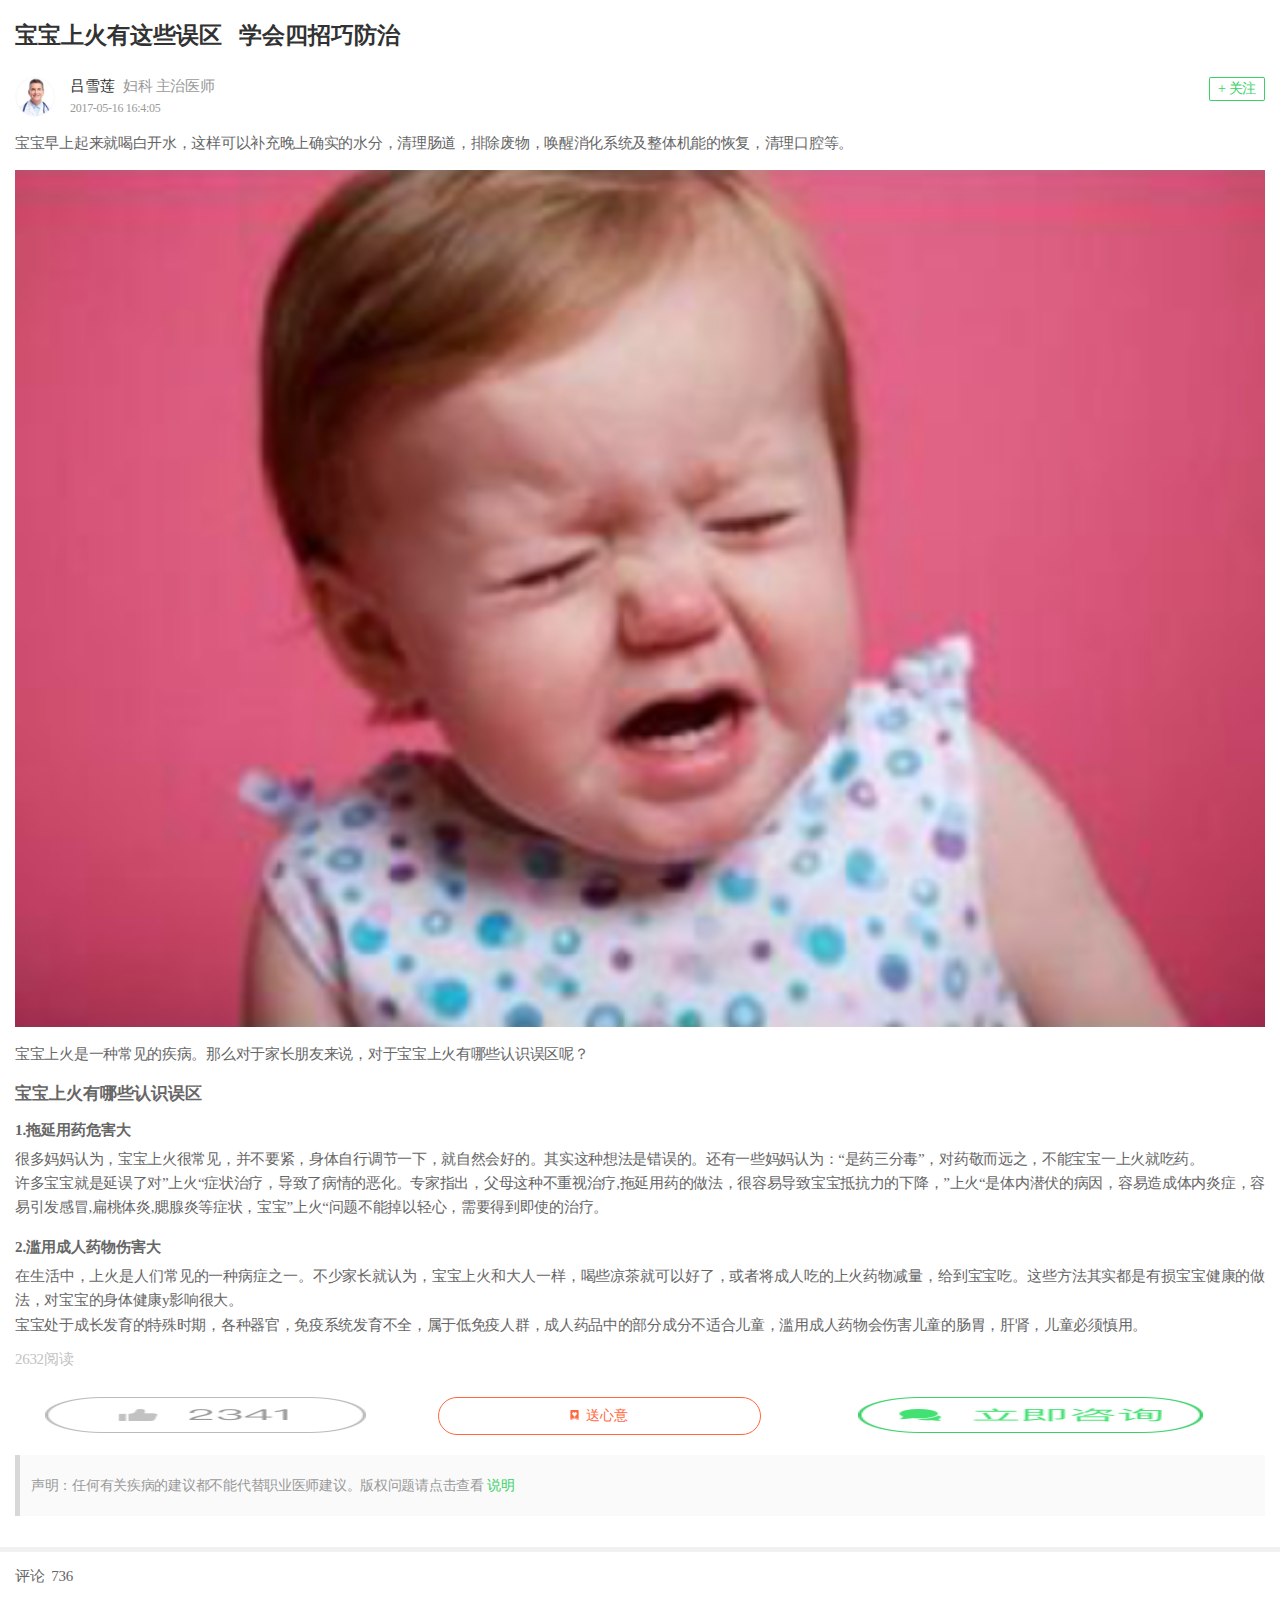
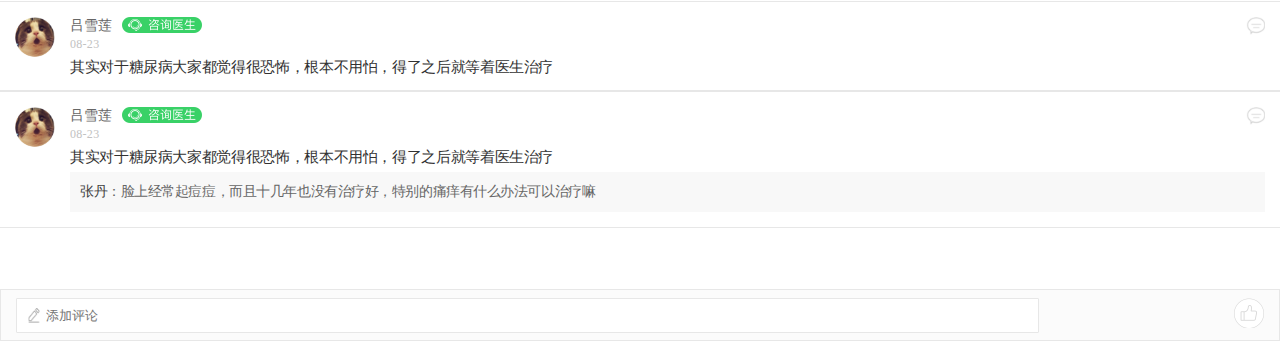
<file: 移动端/move.html>
<html>
<head>
	<meta charset="utf-8">
	<meta name="viewport"
          content="width=device-width, user-scalable=no, initial-scale=1.0, maximum-scale=1.0, minimum-scale=1.0">
    <script type="text/javascript" src="js/jquery-3.2.0.min.js"></script>
	<title>Document</title>
	<style>
		html, body {
			font-size: 62.5%;
		}
		/*自己定义em的大小基于html和body的根节点*/
		html, body, p, ul, h1, h2, h4 {
			margin: 0;
			padding: 0;
		}
		.clearfix::after {
			display: block;
			content: "";
			clear: both;
			height: 0;
		}
		.content {
			padding: 0rem 1.5rem 3rem 1.5rem;
		}
		.discuss-title {
			padding: 1.5rem;
			font-family: "PingFangSC-Regular";
			font-size: 1.5rem;
			color: #666;
			letter-spacing: -0.03rem;
		}
		.discuss-list {
			margin-bottom: 6.1rem;
		}
		.discuss-item {
			position: relative;
			padding: 1.5rem 1.5rem 1.5rem 7rem;
			border-top: 0.5px solid #e7e7e7;
			border-bottom: 0.5px solid #e7e7e7;
		}
		.item-img {
			position: absolute;
			left: 1.5rem;
			display: block;
			width: 4rem;
			height: 4rem;
			border-radius: 100%;
			background-image: url("./assets/cat.png");
			background-size: cover;
		}
		.item-right {
			width: 100%;
		}
		.fl {
			float: left;
		}
		.fr {
			float: right;
		}
		.speak {
			margin-top: 0.7rem;
			font-size: 1.5rem;
			color: #323232;
			letter-spacing: -0.036rem;
			line-height: 1.6rem;
			text-align: justify;
		}
		.username {
			width: 42px;
			height: 20px;
			font-size: 1.4rem;
			color: #666;
			letter-spacing: -0.034px;
			margin-right: 1rem;
		}
		.consule {
			width: 8rem;
			height: 1.6rem;
			background: url("./assets/Group 17@2x.png");
			background-size: cover;
		}
		.title {
			width: 1.9rem;
			height: 1.8rem;
			background: url("./assets/titler.png");
			background-size: cover;
		}	
		.time {
			font-size: 1.2rem;
			letter-spacing: 0.029rem;
			color: #c2c2c2;
		}
		.comment {
			background: #f8f8f8;
			margin-top: 0.7rem;
			font-size: 1.4rem;
			color: #666;
			padding: 1rem;
			letter-spacing: -0.044rem;
			line-height: 2rem;
		}
		.special {
			display: inline-block;
			color: #3f3f3f;
		}
		h1 {
			font-family: "PingFangSC-Medium";
			font-size: 2.3rem;
			color: #323232;
			letter-spacing: 0;
			line-height: 3.72rem;
			padding: 1.7rem 1.5rem 2.3rem 1.5rem;
			text-align: justify;k
		}
		.present {
			position: relative;
			padding: 0 1.5rem 1.5rem 7rem;
		}
		.present-img {
			position: absolute;
			left: 1.5rem;
			width: 4rem;
			height: 4rem;
			border-radius: 100%;
			background-image: url("./assets/man-people.png");
			background-size: cover;
			background-repeat: no-repeat;
		}
		.name {
			font-family: "PingFangSC-Medium";
			font-size: 1.5rem;
			color: #323232;
			letter-spacing: 0;
		}
		.profession {
			font-family: "PingFangSC-Regular";
			font-size: 1.5rem;
			color: #999;
			letter-spacing: -0.036rem;
			margin-left: 0.8rem;
		}
		.attention {
			width: 5.6rem;
			height: 2.4rem;
			background-image: url("./assets/Group 21@2x.png");
			background-size: cover;
			font-family: "PingFangSC-Light";
			font-size: 1.4rem;
			color: #39D167;
			letter-spacing: -0.034rem;
			line-height: 2.4rem;
			text-align: center;
		}
		.data {
			font-family: "PingFangSC-Regular";
			font-size: 1.2rem;
			color: #999;
			letter-spacing: -0.029rem;
			margin-top: 0.5rem;
		}
		.suggest {
			font-family: "PingFangSC-Regular";
			font-size: 1.5rem;
			color: #666;
			letter-spacing: -0.03rem;
			line-height: 2.427rem;
			padding-bottom: 1.5rem;
			text-align: justify;	
		}
		.child {
			padding-bottom: 1.5rem;
		}
		.child img {
			width: 100%;
		}
		p {
			padding-bottom: 1.6rem;
			font-family: "PingFangSC-Regular";
			font-size: 1.5rem;
			color: #666666;
			letter-spacing: -0.03rem;
			line-height: 2.427rem;
			text-align: justify;
		}
		h2 {
			font-family: "PingFangSC-Medium";
			font-size: 1.7rem;
			color: #666;
			letter-spacing: 0;
			line-height: 2.427rem;
			padding-bottom: 1.1rem;
		}
		h4 {
			font-family: "PingFangSC-Regular";
			font-size: 1.5rem;
			color: #666;
			letter-spacing: 0;
			line-height: 2.427rem;
			padding-bottom: 0.5rem;
		}
		.explan {
			padding-bottom: 1.5rem;
			font-size: 1.5rem;
			color: #666;
			letter-spacing: -0.03rem;
			line-height: 2.427rem;
			text-align: justify;
		}
		.read {
			font-family: "PingFangSC-Regular";
			font-size: 1.5rem;
			color: #C2C2C2;
			letter-spacing: -0.03rem;
			line-height: 1.5rem;
		}
		.operation {
			width: 93%;
			padding: 0 3.5% 2rem 3.5%;
		}
		.praise {
			height: 36px;
			width: 27%;
			margin-right: 6%;
		}
		.praise img {
			width: 100%;
			height: 100%;
		}
		.mind {
			height: 36px;
			width: 27%;
			border: 1px solid #ff673c;
			border-radius: 2rem;
			font-family: "PingFangSC-Regular";
			font-size: 1.4rem;
			color: #FF673C;
			letter-spacing: 0;
			line-height: 3.6rem;
			text-align: center;
		}
		.mind img {
			width: 0.9rem;
		}
		.now {
			height: 36px;
			position: absolute;
			right: 6%;
			width: 27%;
		}
		.now img {
			width: 100%;
			height: 100%;
		}
		.statement {
			background: #fafafa;
			border-left: 5px solid #d8d8d8;
			margin: 0 1.5rem 3.1rem 1.5rem;
			padding: 2rem 1.1rem;
			font-family: "PingFangSC-Regular";
			font-size: 1.4rem;
			color: #999;
			letter-spacing: -0.028rem;
			line-height: 2.127rem;
		}
		.statement span {
			color: #39d167;
		}
		.cut {
			border-top: 5px solid #f1f1f1;
		}
		.add-discuss {
			background: #fbfbfb;
			border: 1px solid #e7e7e7;
			padding: 0.8rem 1.5rem 0.7rem 1.5rem;
			text-align: center;
		}
		.add {
			width: 82%;
			height: 3.5rem;
			background: #fff;
			border: 1px solid #E7E7E7;
			border-radius: 1px;
			background-image: url("./assets/write.png");
			background-repeat: no-repeat;
			background-position: 10px center;
			background-size: 1.4rem 1.5rem;
			padding-left: 2.9rem;
		}
		.add-discuss span {
			display: inline-block;
			width: 3rem;
			height: 3rem;
			background-image: url("./assets/Group11@2x.png");
			background-size: cover;
		}
		.cover {
			width: 100%;
			height: 100%;
			background-color: rgba(0,0,0,0.4);
			z-index: 1111;
			position: fixed;
			display: none;
		}
		.box {
			position: absolute;
			top: 20rem;
			left: 5.3rem;
			right: 5.3rem;
			padding: 1.8rem 1.6rem 1.3rem 1.5rem;
			background: rgba(252,252,252,0.90);
			/*background: rgba(255,255,255,0.50);*/
			border-radius: 12px;
		}
		.box-text {
			text-align: justify;
			font-family: "PingFangSC-Regular";
			font-size: 1.5rem;
			color: #323232;
			letter-spacing: -0.036rem;
			line-height: 2.2rem;
		}
		.box-cut {
			width: 100%;
			height: 0.01rem;
			background: rgba(77,77,77,0.78);
			margin: 1.9rem 0rem 1.3rem 0rem;
		}
		.know {
			display: block;
			font-family: "PingFangSC-Regular";
			font-size: 1.7rem;
			color: #0076FF;
			letter-spacing: -0.041rem;
			margin: 0 auto;
		}
	</style>
</head>
<body>
	<div class="cover">
		<div class="box">
			<div class="box-text">
				说明：部分医生文章来源或改编自互联网及其他平台，主要目的在于分享信息，让让更多人获取健康知识，版权规原作者所有，内容仅供读者参考，不希望被转载的媒体或个体可与我们联系。
			</div>
			<div class="box-cut"></div>
			<button type="button" class="know">我知道了</button>
		</div>
	</div>
	<h1>宝宝上火有这些误区&nbsp&nbsp&nbsp学会四招巧防治</h1>
	<div class="present clearfix">
		<span class="present-img fl"></span>
		<div class="present-left fl clearfix">
			<div class="clearfix">
				<div class="name fl">吕雪莲</div>
				<div class="profession fl">妇科 主治医师</div>
			</div>
			<div class="data">
				2017-05-16 16:4:05
			</div>
		</div>
		<div class="present-right fr">
			<div class="attention fr">+&nbsp关注</div>
		</div>
	</div>
	<div class="content">
		<div class="suggest">
			宝宝早上起来就喝白开水，这样可以补充晚上确实的水分，清理肠道，排除废物，唤醒消化系统及整体机能的恢复，清理口腔等。
		</div>
		<div class="child">
			<img src="./assets/child.png"/>
		</div>
		<p>
			宝宝上火是一种常见的疾病。那么对于家长朋友来说，对于宝宝上火有哪些认识误区呢？
		</p>
		<h2>宝宝上火有哪些认识误区</h2>
		<h4>1.拖延用药危害大</h4>
		<div class="explan">
			很多妈妈认为，宝宝上火很常见，并不要紧，身体自行调节一下，就自然会好的。其实这种想法是错误的。还有一些妈妈认为：“是药三分毒”，对药敬而远之，不能宝宝一上火就吃药。<br/>许多宝宝就是延误了对”上火“症状治疗，导致了病情的恶化。专家指出，父母这种不重视治疗,拖延用药的做法，很容易导致宝宝抵抗力的下降，”上火“是体内潜伏的病因，容易造成体内炎症，容易引发感冒,扁桃体炎,腮腺炎等症状，宝宝”上火“问题不能掉以轻心，需要得到即使的治疗。
		</div>
		<h4>2.滥用成人药物伤害大</h4>
		<div class="explan">
			在生活中，上火是人们常见的一种病症之一。不少家长就认为，宝宝上火和大人一样，喝些凉茶就可以好了，或者将成人吃的上火药物减量，给到宝宝吃。这些方法其实都是有损宝宝健康的做法，对宝宝的身体健康y影响很大。<br/>宝宝处于成长发育的特殊时期，各种器官，免疫系统发育不全，属于低免疫人群，成人药品中的部分成分不适合儿童，滥用成人药物会伤害儿童的肠胃，肝肾，儿童必须慎用。
		</div>
		<div class="read">2632阅读</div>
	</div>
	<div class="operation clearfix">
		<div class="praise fl">
			<img src="./assets/Group19@2x.png" />
		</div>
		<div class="mind fl">
			<img src="./assets/care.png" />&nbsp&nbsp送心意
		</div>
		<div class="now fl">
			<img src="./assets/Group 14@2x.png" />
		</div>
	</div>
	<div class="statement">
		声明：任何有关疾病的建议都不能代替职业医师建议。版权问题请点击查看
		<span>说明</span>
	</div>
	<div class="cut"></div>
	<div class="discuss-title">
		评论&nbsp&nbsp736
	</div>
	<div class="discuss-list">
		<div class="discuss-item clearfix">
			<span class="item-img fl"></span>
			<div class="item-right fl">
				<div class="clearfix">
 					<div class="username fl">吕雪莲</div>
					<div class="consule fl"></div>
					<div class="title fr"></div> 
  				</div>
				<div class="time">08-23</div>
				<div class="speak">其实对于糖尿病大家都觉得很恐怖，根本不用怕，得了之后就等着医生治疗
				</div>
			</div>
		</div>
		<div class="discuss-item clearfix">
			<span class="item-img fl"></span>
			<div class="item-right fl">
				<div class="clearfix">
 					<div class="username fl">吕雪莲</div>
					<div class="consule fl"></div>
					<div class="title fr"></div> 
  				</div>
				<div class="time">08-23</div>
				<div class="speak">其实对于糖尿病大家都觉得很恐怖，根本不用怕，得了之后就等着医生治疗
				</div>
				<div class="comment">
					<span class="special">张丹</span>：脸上经常起痘痘，而且十几年也没有治疗好，特别的痛痒有什么办法可以治疗嘛
				</div>
			</div>
		</div>
	</div>
	<div class="add-discuss clearfix">
		<input type="text" class="add fl" placeholder="添加评论"/>
		<span class="fr"></span>
	</div>
	<script>
		$(function(){
			$(".attention").click(function(){
				$(".cover").fadeIn();
			});
			$(".know").click(function(){
				$(".cover").fadeOut();
			});
		})
	</script>
</body>
</html>
</file>
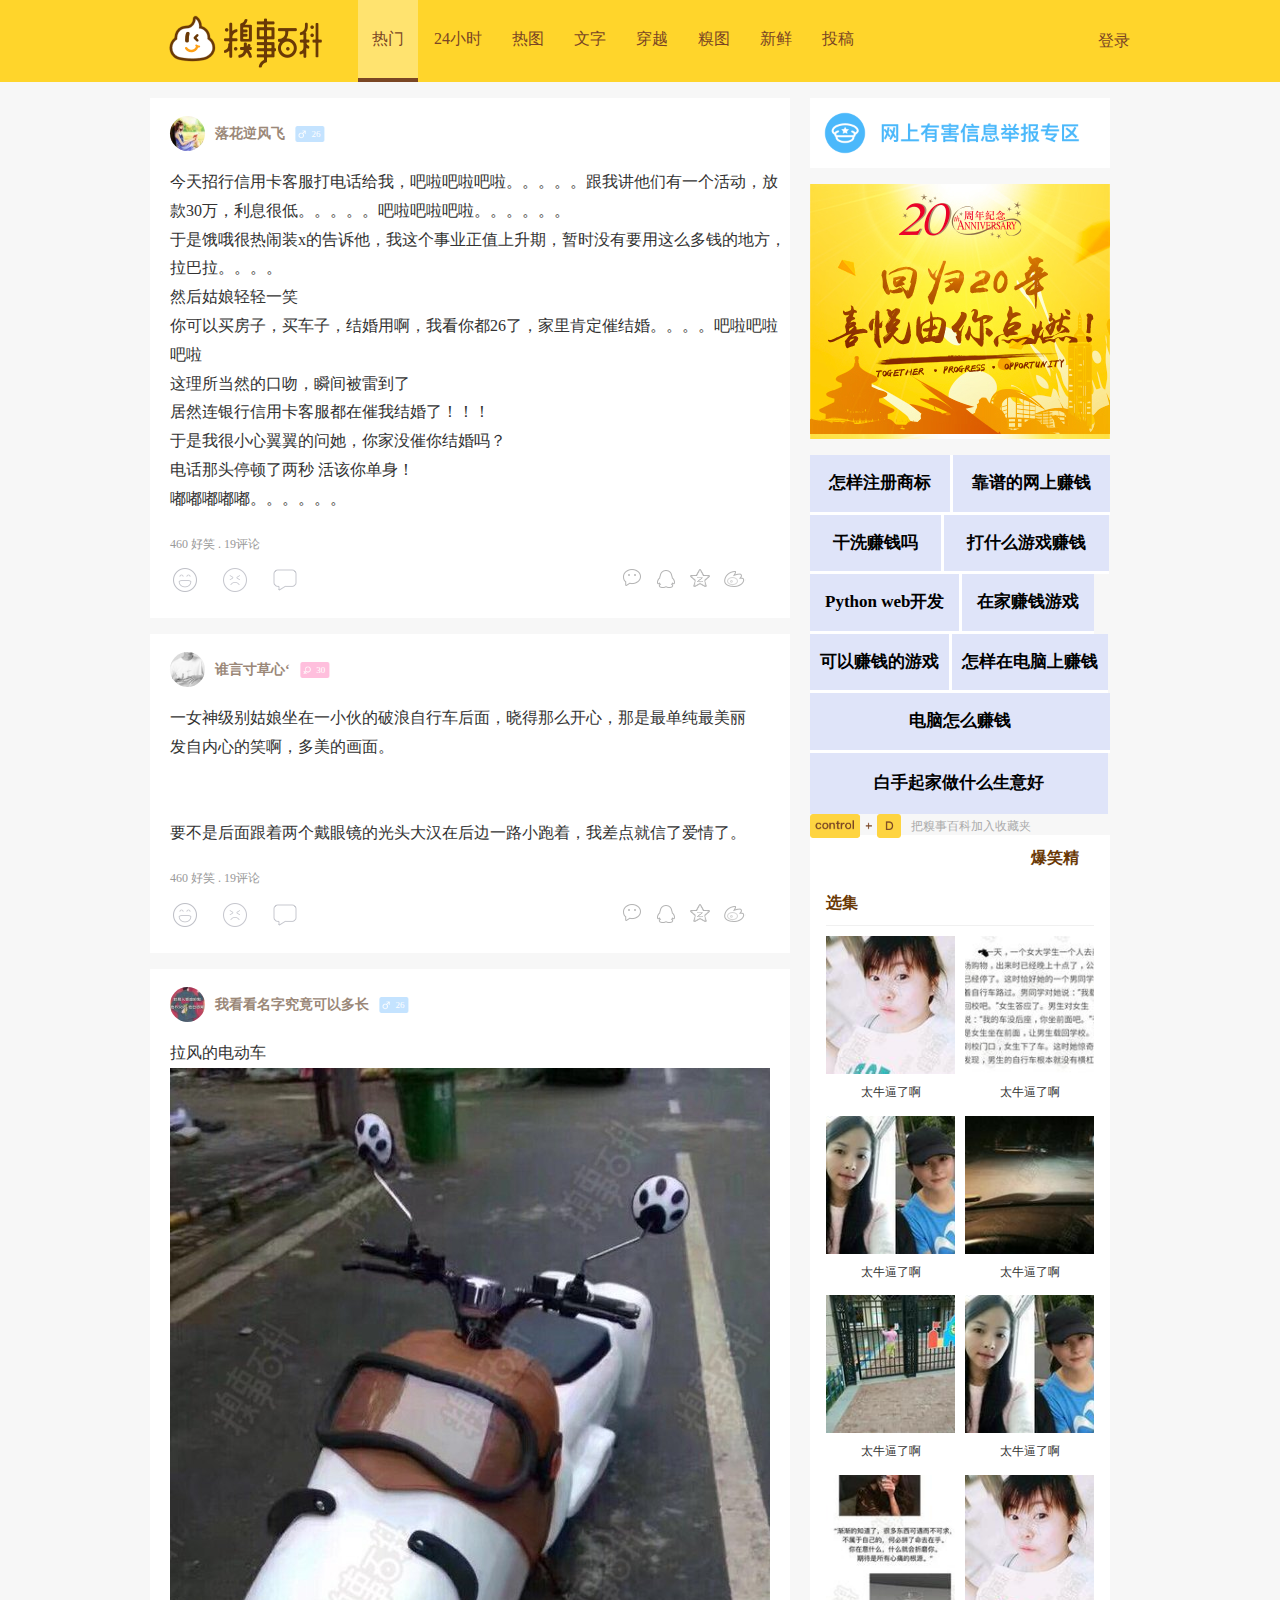
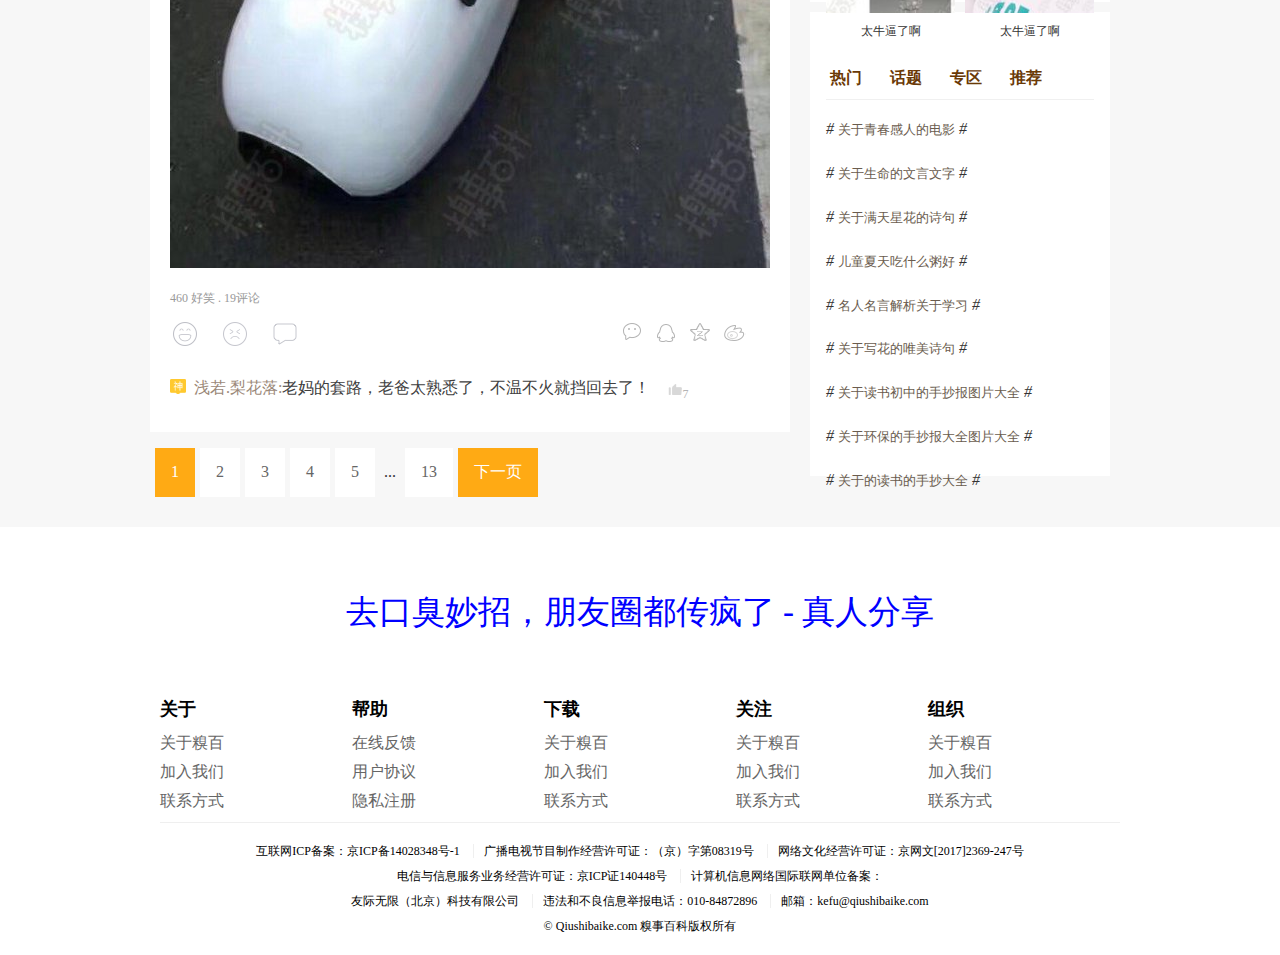
<file: 糗事百科/flm.html>
<html>
<head>
	<meta charset="utf-8">
	<title></title>
	<link rel="stylesheet" href="css/style.css">
	<script type="text/javascript" src="js/jquery-3.2.0.min.js"></script>
</head>
<body>
	<div class="head">
		<div class="head-content clearfix">
			<img src="./image/logo.png">
			<ul class="clearfix">
				<li class="change changed"><a href="">热门</a></li>
				<li class="changed"><a href="">24小时</a></li>
				<li class="changed"><a href="">热图</a></li>
				<li class="changed"><a href="">文字</a></li>
				<li class="changed"><a href="">穿越</a></li>
				<li class="changed"><a href="">糗图</a></li>
				<li class="changed"><a href="">新鲜</a></li>
				<li class="changed"><a href="">投稿</a></li>
			</ul>
			<span>登录</span>
		</div>
	</div>
	<div class="content clearfix">
		<div class="content-left">
			<div class="artivle">
				<div class="author clearfix">
					<a href="" id="head-portrait" class="girl" ></a>
					<a href="">落花逆风飞</a>
					<div class="articleGender blue">26</div>
				</div>
				<a href="" class="contentHref">
					<div class="content">
						今天招行信用卡客服打电话给我，吧啦吧啦吧啦。。。。。跟我讲他们有一个活动，放
						<br/>
						款30万，利息很低。。。。。吧啦吧啦吧啦。。。。。。
						<br/>
						于是饿哦很热闹装x的告诉他，我这个事业正值上升期，暂时没有要用这么多钱的地方，
						<br/>
						拉巴拉。。。。
						<br/>
						然后姑娘轻轻一笑
						<br/>
						你可以买房子，买车子，结婚用啊，我看你都26了，家里肯定催结婚。。。。吧啦吧啦
						<br/>
						吧啦
						<br/>
						这理所当然的口吻，瞬间被雷到了
						<br/>
						居然连银行信用卡客服都在催我结婚了！！！
						<br/>
						于是我很小心翼翼的问她，你家没催你结婚吗？
						<br/>
						电话那头停顿了两秒 活该你单身！
						<br/>
						嘟嘟嘟嘟嘟。。。。。。
					</div>
				</a>
				<div class="stats">
					<span class="stats-vote">460 好笑 .</span>
					<span class="stats-comments">
						<a href="">19评论</a>
					</span>
				</div>
				<div class="icon clearfix">
					<div class="stats-button">
						<ul class="clearfix">
							<li><a href="" class="funny"></a></li>
							<li><a href="" class="not_funny"></a></li>
							<li><a href="" class="comment"></a></li>
						</ul>
					</div>
					<div class="share">
						<ul class="clearfix">
							<li><a href="" class="share_weChat" title="分享到微信"></a></li>
							<li><a href="" class="share_qq" title="分享到qq"></a></li>
							<li><a href="" class="share_space" title="分享到空间"></a></li>
							<li><a href="" class="share_weibo" title="分享到微博"></a></li>
						</ul>
					</div>
				</div>
			</div>
			<div class="artivle">
				<div class="author clearfix">
					<a href="" id="head-portrait" class="boy"></a>
					<a href="">谁言寸草心‘</a>
					<div class="articleGender pink">30</div>
				</div>
				<a href="" class="contentHref">
					<div class="content">
						一女神级别姑娘坐在一小伙的破浪自行车后面，晓得那么开心，那是最单纯最美丽
						<br/>
						发自内心的笑啊，多美的画面。
						<br/>
						<br/>
						<br/>
						要不是后面跟着两个戴眼镜的光头大汉在后边一路小跑着，我差点就信了爱情了。
					</div>
				</a>
				<div class="stats">
					<span class="stats-vote">460 好笑 .</span>
					<span class="stats-comments">
						<a href="">19评论</a>
					</span>
				</div>
				<div class="icon clearfix">
					<div class="stats-button">
						<ul class="clearfix">
							<li><a href="" class="funny"></a></li>
							<li><a href="" class="not_funny"></a></li>
							<li><a href="" class="comment"></a></li>
						</ul>
					</div>
					<div class="share">
						<ul class="clearfix">
							<li><a href="" class="share_weChat" title="分享到微信"></a></li>
							<li><a href="" class="share_qq" title="分享到qq"></a></li>
							<li><a href="" class="share_space" title="分享到空间"></a></li>
							<li><a href="" class="share_weibo" title="分享到微博"></a></li>
						</ul>
					</div>
				</div>
			</div>
			<div class="artivle">
				<div class="author clearfix">
					<a href="" id="head-portrait" class="back"></a>
					<a href="">我看看名字究竟可以多长</a>
					<div class="articleGender blue">26</div>
				</div>
				<a href="" class="contentHref">
					<div class="content">
						<span>拉风的电动车</span>
						<div class="electrombile"></div>
					</div>
				</a>
				<div class="stats">
					<span class="stats-vote">460 好笑 .</span>
					<span class="stats-comments">
						<a href="">19评论</a>
					</span>
				</div>
				<div class="icon clearfix">
					<div class="stats-button">
						<ul class="clearfix">
							<li><a href="" class="funny"></a></li>
							<li><a href="" class="not_funny"></a></li>
							<li><a href="" class="comment"></a></li>
						</ul>
					</div>
					<div class="share">
						<ul class="clearfix">
							<li><a href="" class="share_weChat" title="分享到微信"></a></li>
							<li><a href="" class="share_qq" title="分享到qq"></a></li>
							<li><a href="" class="share_space" title="分享到空间"></a></li>
							<li><a href="" class="share_weibo" title="分享到微博"></a></li>
						</ul>
					</div>
				</div>
				<div class="comment_text clearfix">
					<span class="cmt-god"></span>
					<span class="cmt-name">浅若.梨花落:</span>
					<div class="main-text">老妈的套路，老爸太熟悉了，不温不火就挡回去了！</div>
					<div class="likenum"></div>
					<span class="number">7</span>
				</div>
			</div>
			<div class="pagination">
				<ul class="clearfix">
					<li>
						<span class="current">1</span>
					</li>
					<li>
						<a href="">
							<span class="page-numbers">2</span>
						</a>
					</li>
					<li>
						<a href="">
							<span class="page-numbers">3</span>
						</a>
					</li>
					<li>
						<a href="">
							<span class="page-numbers">4</span>
						</a>
					</li>
					<li>
						<a href="">
							<span class="page-numbers">5</span>
						</a>
					</li>
					<li>
						<a href="">
							<span class="dots">...</span>
						</a>
					</li>
					<li>
						<a href="">
							<span class="page-numbers">13</span>
						</a>
					</li>
					<li>
						<a href="">
							<span class="next">下一页</span>
						</a>
					</li>
				</ul>
			</div>		
		</div>
		<div class="content-right">
			<a href="" class="inform"></a>
			<a href="" class="ad"></a>
			<div class="conainer">
				<ul class="brand clearfix">
					<li class="special"><a href="">怎样注册商标</a></li>
					<li><a href="">靠谱的网上赚钱</a></li>
				</ul>
				<ul class="make_money clearfix">
					<li class="special"><a href="">干洗赚钱吗</a></li>
					<li><a href="">打什么游戏赚钱</a></li>
				</ul>
				<ul class="develop clearfix"> 
					<li class="special"><a href="">Python web开发</a></li>
					<li><a href="">在家赚钱游戏</a></li>
				</ul>
				<ul class="system clearfix"> 
					<li class="special"><a href="">可以赚钱的游戏</a></li>
					<li><a href="">怎样在电脑上赚钱</a></li>
				</ul>
				<ul class="computer clearfix">
					<li><a href="">电脑怎么赚钱</a></li>
				</ul>
				<ul class="deal clearfix"> 
					<li id="Sspecial"><a href="">白手起家做什么生意好</a></li>
				</ul>
			</div>
			<div class="ctrl_d clearfix">
				<span></span>
				<p>把糗事百科加入收藏夹</p>
			</div>
			<div class="Hilarious_picks">
				<h3>爆笑精选集</h3>
				<ul>
					<li>
						<a href="" class="">
							<span class="figure"></span>
						</a>
						<a href="">
							<P>太牛逼了啊</p>
						</a>
					</li>
					<li>
						<a href="" class="">
							<span class="writing"></span>
						</a>
						<a href="">
							<P>太牛逼了啊</p>
						</a>
					</li>
					<li>
						<a href="" class="">
							<span class="friend"></span>
						</a>
						<a href="">
							<P>太牛逼了啊</p>
						</a>
					</li>
					<li>
						<a href="" class="">
							<span class="afterglow"></span>
						</a>
						<a href="">
							<P>太牛逼了啊</p>
						</a>
					</li>
					<li>
						<a href="" class="">
							<span class="door"></span>
						</a>
						<a href="">
							<P>太牛逼了啊</p>
						</a>
					</li>
					<li>
						<a href="" class="">
							<span class="friend"></span>
						</a>
						<a href="">
							<P>太牛逼了啊</p>
						</a>
					</li>
					<li>
						<a href="" class="">
							<span class="crying"></span>
						</a>
						<a href="">
							<P>太牛逼了啊</p>
						</a>
					</li>
					<li>
						<a href="" class="">
							<span class="figure"></span>
						</a>
						<a href="">
							<P>太牛逼了啊</p>
						</a>
					</li>
				</ul>
			</div>
			<div class="tab">
				<div id="tab_head">
					<h3>热门</h3>
					<h3>话题</h3>
					<h3>专区</h3>
					<h3>推荐</h3>
				</div>
				<div id="sidebar_tab">
					<ul>
						<li class="clearfix">
							<i>#</i>
							<a href="">关于青春感人的电影</a>
							<i>#</i>
						</li>
						<li>
							<i>#</i>
							<a href="">关于生命的文言文字</a>
							<i>#</i>
						</li>
						<li>
							<i>#</i>
							<a href="">关于满天星花的诗句</a>
							<i>#</i>
						</li>
						<li>
							<i>#</i>
							<a href="">儿童夏天吃什么粥好</a>
							<i>#</i>
						</li>
						<li>
							<i>#</i>
							<a href="">名人名言解析关于学习</a>
							<i>#</i>
						</li>
						<li>
							<i>#</i>
							<a href="">关于写花的唯美诗句</a>
							<i>#</i>
						</li>
						<li>
							<i>#</i>
							<a href="">关于读书初中的手抄报图片大全</a>
							<i>#</i>
						</li>
						<li>
							<i>#</i>
							<a href="">关于环保的手抄报大全图片大全</a>
							<i>#</i>
						</li>
						<li>
							<i>#</i>
							<a href="">关于的读书的手抄大全</a>
							<i>#</i>
						</li>
					</ul>
				</div>
			</div>
		</div>
	</div>
	<div class="footer">
		<div class="web_foot">
			去口臭妙招，朋友圈都传疯了 - 真人分享
		</div>
		<div class="footer_nav clearfix">
			<div class="footer_nav_col">
				<h3>关于</h3>
				<ul>
					<li><a href="">关于糗百</a></li>
					<li><a href="">加入我们</a></li>
					<li><a href="">联系方式</a></li>
				</ul>
			</div>
			<div class="footer_nav_col">
				<h3>帮助</h3>
				<ul>
					<li><a href="">在线反馈</a></li>
					<li><a href="">用户协议</a></li>
					<li><a href="">隐私注册</a></li>
				</ul>
			</div>
			<div class="footer_nav_col">
				<h3>下载</h3>
				<ul>
					<li><a href="">关于糗百</a></li>
					<li><a href="">加入我们</a></li>
					<li><a href="">联系方式</a></li>
				</ul>
			</div>
			<div class="footer_nav_col">
				<h3>关注</h3>
				<ul>
					<li><a href="">关于糗百</a></li>
					<li><a href="">加入我们</a></li>
					<li><a href="">联系方式</a></li>
				</ul>
			</div>
			<div class="footer_nav_col">
				<h3>组织</h3>
				<ul>
					<li><a href="">关于糗百</a></li>
					<li><a href="">加入我们</a></li>
					<li><a href="">联系方式</a></li>
				</ul>
			</div>
		</div>
		<div class="footer_copyright">
			<p>互联网ICP备案：京ICP备14028348号-1</p>
			<p>
				<span>广播电视节目制作经营许可证：（京）字第08319号</span>
				<span>网络文化经营许可证：京网文[2017]2369-247号</span>
			</p>
			<p class="p_style">电信与信息服务业务经营许可证：京ICP证140448号</p>
			<p>
				<span>计算机信息网络国际联网单位备案：</span>
			</p>
			</br>
			<p class="p_style">友际无限（北京）科技有限公司</p>
			<p>
				<span>违法和不良信息举报电话：010-84872896</span>
				<span>邮箱：kefu@qiushibaike.com</span>
			</p>
			</br>
			<p class="p_style">© Qiushibaike.com 糗事百科版权所有</p>
		</div>
	</div>
	<script type="text/javascript">
			$(function(){
				$(".head-content ul li").click(function(){
				$(".head-content ul li").removeClass("change");
				$(this).addClass("change");
				})
			})
	</script>
	
</body>
</html>
</file>
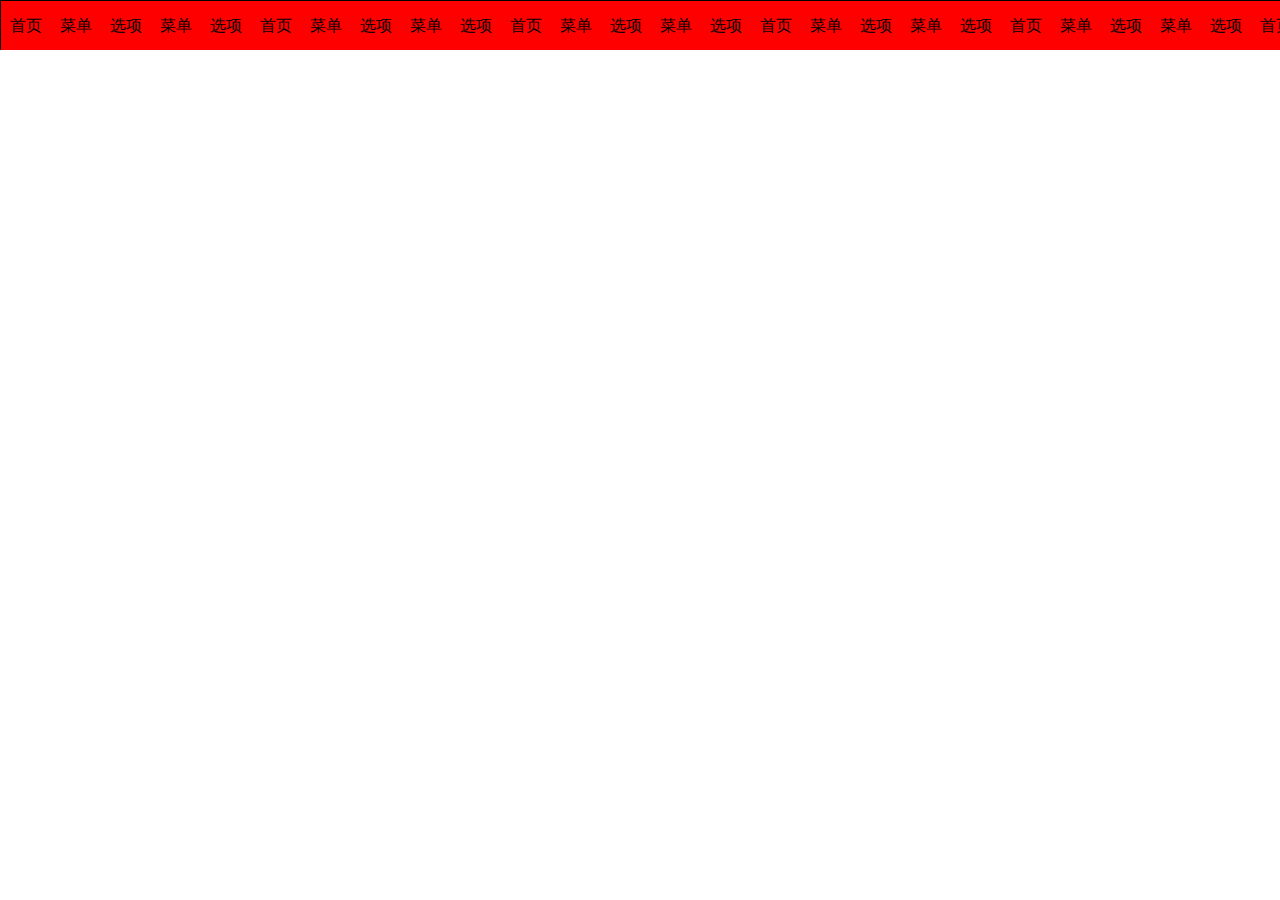
<file: 博客/js/untitled.html>
<!DOCTYPE html>
<html>
<head>
	<meta charset="utf-8">
	<title></title>
	<style>
		html, body, ul {
			margin: 0;
			padding: 0;
		}
		.clearfix::after {
			display: block;
			content: "";
			clear: both;
			height: 0;
		}
		.header {
			/*width: 200px;*/
			width: 100%;
			height: 50px;
			line-height: 50px;
			text-align: center;
			/*border: 1px solid #000;*/
			overflow-x: auto;
			overflow-y: hidden;
			white-space: nowrap;
			background: red;
		}
		.content {
			float: left;
			list-style: none;
			width: 3000px;
			height: 50px;
			overflow-x: auto;
			overflow-y: hidden;
			white-space: nowrap;
			border: 1px solid #000;
		}
		.content li {
			float: left;
			height: 50px;
			width: 50px;
		}
	</style>
</head>
<body>
	<div class="header">
		<ul class="content clearfix">
			<li>首页</li>
			<li>菜单</li>
			<li>选项</li>
			<li>菜单</li>
			<li>选项</li>
			<li>首页</li>
			<li>菜单</li>
			<li>选项</li>
			<li>菜单</li>
			<li>选项</li>
			<li>首页</li>
			<li>菜单</li>
			<li>选项</li>
			<li>菜单</li>
			<li>选项</li>
			<li>首页</li>
			<li>菜单</li>
			<li>选项</li>
			<li>菜单</li>
			<li>选项</li>
			<li>首页</li>
			<li>菜单</li>
			<li>选项</li>
			<li>菜单</li>
			<li>选项</li>
			<li>首页</li>
			<li>菜单</li>
			<li>选项</li>
			<li>菜单</li>
			<li>选项</li>
			<li>首页</li>
			<li>菜单</li>
			<li>选项</li>
			<li>菜单</li>
			<li>选项</li>
			<li>首页</li>
			<li>菜单</li>
			<li>选项</li>
			<li>菜单</li>
			<li>选项</li>
		</ul>
	</div>
</body>
</html>
</file>
<file: 博客/css/index.css>
body, html, p, ul, h2, h4, h3 {
	margin: 0;
	padding: 0;
}
body {
	font: 14px "微软雅黑", Arial, Helvetica, sans-serif;
    background: url("../images/top.jpg") no-repeat center top #075498;
    color: #fff;
}
a {
	text-decoration: none;
}
ul {
	list-style: none;
}
.hide {
    display: none;
}
.fl {
    float: left;
}
.fr {
    float: right;
}
.clearfix::after {
	display: block;
	content: "";
	clear: both;
	height: 0;
}
.header, .article, .footer {
	width: 1000px;
	margin: 0 auto;
	overflow: hidden;
}
.logo {
	margin: 40px 0;
}
.nav {
	margin-bottom: 40px;
}
.nav a {
	position: relative;
    display: inline-block;
    font-size: 18px;
    margin-right: 30px;
    color: #fff;
}
.nav a span:first-child {
	display: block;
	z-index: 2;
}
.nav a span:last-child {
	display: block;
	z-index: 1;
	color: #fff;
	opacity: 0;
	ransition: transform 0.3s, opacity 0.3s;
	transform: translateY(-100%);
    text-align: center;
}
.en {
	font-size: 12px;
}
.article {
	background: url("../images/articlebg.png");
}
.container {
	background: url("../images/articlebg.png") repeat;
    overflow: hidden;
    margin: 20px;
    box-shadow: #075498 0px 1px 10px;
}
.blog {
	margin: 30px 20px;
    overflow: hidden;
}
.figure {
	background: #ececec;
    border: #FFF 10px solid;
    width: 270px;
    height: 430px;
    float: left;
    margin: 0 8px 0;
    overflow: hidden;
}
.figure ul {
	overflow: hidden;
    height: 256px;
    margin-bottom: 20px;
}
.figure ul a {
	display: block;
}
.figure ul a img {
	display: block;
    margin: auto;
    height: 256px;
    overflow: hidden
}
.figure p {
	font-size: 14px;
    text-shadow: #fff 1px 1px 0px;
    line-height: 26px;
    text-align: center;
    font-weight: bold;
}
.figure p a {
	color: #226039;
}
.figaction {
	padding: 10px;
    line-height: 22px;
    color: #666;
}
.timeline {
	margin: 30px 0 0 0;
    padding: 0;
    list-style: none;
    position: relative;
}
.timeline:before {
	content: '';
    position: absolute;
    top: 0;
    bottom: 0;
    width: 5px;
    background: #afdcf8;
    left: 158px;
    margin-left: -10px;
}
.timeline > li {
    width: 100%;
	position: relative;
}
.time {
    display: inline-block;
    width: 100px;
    padding-right: 30px;
    position: absolute;
    margin-left: 20px;
}
.time span:first-child {
	font-size: 14px;
    color: #bdd0db;
}
.time span:last-child {
    font-size: 22px;
    color: #6cbfee;
}
.time span {
	display: block;
    text-align: right;
}
.icon {
	width: 10px;
    height: 10px;
    font-family: 'ecoico';
    speak: none;
    font-style: normal;
    font-weight: normal;
    font-variant: normal;
    text-transform: none;
    font-size: 1.4em;
    line-height: 40px;
    -webkit-font-smoothing: antialiased;
    position: absolute;
    color: #fff;
    background: #46a4da;
    border-radius: 50%;
    box-shadow: 0 0 0 3px #afdcf8;
    text-align: center;
    left: 170px;
    top: 15px;
    margin: 0 0 0 -25px;
}
.timeline > li:nth-child(odd) .label {
    background: #579dc5;
}
.label {
    width: 72%;
    margin: 0 30px 15px 180px;
    background: #3594cb;
    color: #fff;
    padding: 2em;
    position: relative;
    border-radius: 5px;
    height: 150px;
    display: inline-block;
}
.label h2 {
    margin-top: 0px;
    padding: 0 0 10px 0;
    font-size: 16px;
    text-shadow: rgba(7, 84, 152, 0.71) 1px 1px 1px;
}
.label h2 a {
    color: #fff;
}
.content {
    /*width: 100%;*/
}
.blogpic {
    width: 200px;
    height: 120px;
    overflow: hidden;
    display: block;
    float: left;
    margin-right: 20px;
}
.blogpic img {
    width: 100%;
    height: auto;
    margin: auto;
}
.con-blog {
    position: relative;
    width: 68%;
    height: 120px;
    /*display: inline-block;*/
    float: left;
}
.blogs {
    position: absolute;
    bottom: 0;
    left: 0;
    width: 100%;
}
a.classname {
    color: #c7dcce;
    display: block;
    margin-top: 30px;
    float: left;
}
a.readmore {
    background: #075498;
    color: #fff;
    padding: 5px 10px;
    float: right;
    margin: 0px 0 0 0;
    border-radius: 5px;
    margin-top: 30px;
}
.footer {
    text-align: center;
    padding: 20px 0;
}
.footer a {
    color: #fff;
}
</file>
<file: 春雨医生2/css/main.css>
html, body, ul, p {
	margin: 0;
	padding: 0;
}
html, body {
	font-family: "PingFangSC-Light";
	font-size: 62.5%;
	background-color: #f9f9f9;
}
 ul, li {
 	list-style: none;
 }
.clearfix::after {
	display: block;
	content: "";
	clear: both;
	height: 0;
}
.header {
	font-size: 1.5rem;
	color: #323232;
}
.count {
	background: #f9f9f9;
	box-shadow: 0 0.1rem 0 0 rgba(241,241,241,0.5);
	padding: 1.6rem 0 1.3rem 2.2rem;
}
.count .title {
	/*font-family: "PingFangSC-Light";*/
	/*font-size: 1.5rem;*/
	/*color: #323232;*/
	letter-spacing: -0.036rem;
}
.count-result, .skill, .skill-list {
	background-color: #fff;
}
.count-result {
	padding: 1.7rem 0 1.7rem 1.5rem;
}
.dian {
	float: left;
	width: 0.5rem;
	height: 0.5rem;
	background-color: #1B91E0;
	border-radius: 100%;
	margin-right: 0.7rem;
	display: inline-block;
	margin-top: 0.3rem;
}
.res-list .title {
	float: left;
	opacity: 0.8;
	letter-spacing: 0;
}
.res-list:nth-of-type(1) {
	margin-bottom: 0.4rem;
}
.skill {
	padding: 1rem 0 1rem 1.5rem;
	color: #666;
	font-size: 1.4rem;
	opacity: 0.8;
	letter-spacing: 0;
}
.skill-list {
	/*background*/
	/*border: 1px solid #f9f9f9;*/
	margin-top: 0.05rem;
	padding: 0 1.5rem;
	margin-bottom: 1rem;
}
.skill-list ul {
	width: 100%;
	padding: 1rem 0;
}
.skill-list ul li {
	float: left;
	width: 24.7%;
	/*padding: 1rem 0;*/
	/*height: 0.4rem;*/
	/*background: red;*/
	text-align: center;
	/*border-bottom: 1px solid #f9f9f9;*/
	border-right: 1px solid #f9f9f9;
	margin: 1rem 0;
}
.skill-list ul li:nth-of-type(4) {
	border-right: 0;
}
/*.skill-list ul li:nth-of-type(1) {
	border-bottom: 1px solid #f9f9f9;
}*/
.skill-list .num {
	font-size: 1.3rem;
	color: #1B91E0;
	letter-spacing: -0.043rem;
	padding: 0.2rem 0;
}
.skill-list .title {
	font-size: 1.2rem;
	color: #999;
	letter-spacing: -0.029rem;
}
.cases {
	background-color: #fff;
}
.case {
	padding: 1.3rem 1.5rem;
	/*background-color: #fff;*/
}
.case-box {
	width: 100%;
	height: 2rem;
	text-align: center;
}
.case-box-item {
	/*width: 50%;*/
	width: 49.3%;
	display: inline-block;
	float: left;
	text-align: center;
	font-size: 1.5rem;
	color: #1B91E0;
	letter-spacing: -0.036rem;
	/*padding-top: 0.2rem;*/
	/*height: 2rem;*/
	border: 1px solid #1B91E0;
	padding: 0.3rem 0;
	border-radius: 0.2rem;
}
.case-box .change {
	color: #fff;
	background-color: #1b91e0;
}
.case-list {
	display: none;
	background-color: #fff;
	border-top: 1px solid #f9f9f9;
	border-bottom: 1px solid #f9f9f9;
	/*margin-bottom: 1rem;*/
}
.case-list-item {
	padding: 1.6rem 0 1.1rem 1.5rem;
}
.case-list-item  p {
	margin-bottom: 0.7rem;
	font-size: 1.5rem;
	color: #999;
	letter-spacing: 0;
}
.case-list-item .title {
	font-size: 1.7rem;
	color: #323232;
	letter-spacing: 0;
}
.case-list-item .title span {
	color: #1B91E0;
}
.cut {
	width: 100%;
	height: 0.1rem;
	background-color: #f9f9f9;
}
.footer {
	background-color: #fff;
	padding: 2.4rem 0 2.1rem 1.5rem;
	margin-top: 1rem;
}
.footer span {
	float: left;
	margin-right: 2.5rem;
	font-size: 1.4rem;
	color: #666;
	text-align: center;
	visibility: visible;
}
.footer span img {
	float: left;
	width: 1.7rem;
	height: 1.65rem;
	padding-right: 0.4rem;
}
.footer .help {
	color: #999;
	letter-spacing: 0;
}
.box {
	border-top: 1px solid #f9f9f9;
	border-bottom: 1px solid #f9f9f9;
}
.tags-box {
	border-bottom: 1px solid #f9f9f9;
}
.similarity-case-list {
	padding: 1.6rem 0 0 1.5rem;
}
.similarity-case-list p {
	margin-bottom: 1rem;
}
.question, .answer {
	font-size: 1.7rem;
	color: #999;
	letter-spacing: 0;
}
.question .title {
	color: #141414;
	line-height: 2.4rem;
}
.answer .label-list {
	padding: 0.2rem 0.4rem;
	background: #EDF6FF;
	border: 1px solid #1B91E0;
	border-radius: 0.2rem;
	margin-left: 0.5rem;
	font-size: 1.1rem;
	color: #1B91E0;
	letter-spacing: 0;
}
.similarity-case-list .data {
	font-size: 1rem;
	color: #999;
	letter-spacing: 0;
	text-align: right;
	margin-right: 1.4rem;
}
.doctor-introduced {
	position: relative;
	padding: 1rem 0 2.1rem 6.2rem;
}
.doctor-img {
	position: absolute;
	left: 1.6rem;
	width: 4rem;
	height: 4rem;
	border-radius: 100%;
}
.doctor-img img {
	width: 4rem;
	height: 4rem;
}
.introduced {
	position: relative;
	width: 100%;
	height: 4rem;
}
.introduced p:nth-of-type(1) {
	margin-bottom: 0.1rem;
}
.introduced p {
	font-size: 1.2rem;
	letter-spacing: 0;
}
.introduced .doctor-name {
	color: #323232;
}
.section {
	margin-left: 0.9rem;
	/*color: #999;*/
}
.introduced p:nth-of-type(2) {
	position: absolute;
	bottom: 0;
}
</file>
<file: myhtml/css/style_1.css>
html ,body ,ul ,h1 ,h2 ,h3 ,h4 ,.wrapper {
	margin: 0;
	padding: 0;
}
body {
	background-color: #fdfcf8;
	font-family: PingFangSC-Regular, Verdana, Arial, 微软雅黑, 宋体;
	font-size: 14px;
}
ul {
	list-style: none;
}
a {
	text-decoration: none;
}
.wrapper {
	width: 1210px;
	margin: 0 auto;
}
.header ,.content ,.footer {
	width: 1210px;
	margin: 0 auto;
}
.header a {
	display: block;
}
.header a .logo {
	width: 278px;
	height: 110px;
	background-image: url("../image/bg.png");
	background-position: -3px -140px;
}
.header a .logo:hover {
	background-image: url("../image/bg.png");
	background-position: -3px -240px;
}
.header .nav {
	background-color: #E8E7E3;
}
.header .nav li ,.left ,.middle ,.right {
	float: left;
}
.header .nav li a{
	color: #8e8e8e;
	display: block;
	font-size: 18px;
	padding: 13px 30px;
}
.header .nav li a:hover{
	background-color: #3f3f3f;
	color: #fff;
}
.header .nav #nav_style {
	background-color: black;
	color: #fff;
}
.clearfix::after {
	display: block;
	content: "";
	clear: both;
	height: 0;
}
.content {
	width: 1210px;
	/*height: 2438px;*/
	margin-top: 20px;
}
.left ,.right {
	border-left: 1px solid #E8E7E3;
	border-right: 1px solid #E8E7E3;
	width: 178px;
	/*height: 2438px;*/
}
.middle {
	width: 808px;
	/*height: 2438px;*/
	margin: 0 15px 0 25px;
}
.left h2 ,.right h2 {
	text-align: center;
	background-color: #E8E7E3;
	font-weight: 300;
	color: #9e9e9e;
	padding: 5px 0;
	font-size: 19px;
	margin-bottom: 8px;
}
.left h4 {
    font-size: 14px;
    padding: 10px 0 5px 10px;
    color: #000;
    display: block;
    font-family: "微软雅黑";
}
.left #link_about ,.left #link_help{
	color: #0479A7;
	font-size: 12px;
	text-decoration: none;
}
.left #link_help{
	margin-top: 10px;
}
.content .left ul li a {
	text-decoration: none;
	color: #000;
	font-weight: 200;
	display: block;
	padding: 4px 0 4px 15px;
    font-size: 12px;
}
.content .left ul li a:hover {
	background-color: red;
}
.right {
	text-align: center;
}
.right .book {
	display: block;
	width: 126px;
	height: 64px;
	margin: 20px auto;
	border-radius: 3px;
	text-align: center;
	background-repeat: no-repeat;
	line-height: 64px;
	color: #fff;
}
.consult {
	background-image: url(../image/bg.png);
	background-position: -3px -400px;
}
.right .lab {
	background-image: url(../image/bg.png);
	background-position: -153px -400px;
}
.right .text {
	background-image: url(../image/bg.png);
	background-position: -300px -400px;
}
.right h2 #ad {
	margin-top: 200px;
	margin-bottom: 100px;
	background-color: red;
}
.middle .area h1 {
	font-weight: 400;
	font-size: 28px;
	margin-bottom: 30px;
}
.middle .area button {
	width: 100px;
	height: 30px;
	background-color: #f0f0f0;
	border: 1px solid #9e9e9e;
	margin-right: 15px;
}
.middle .cut {
	border-top: 1px solid #8d8d8d;
	margin: 35px 0;
}
.middle span {
	color: #ff9955;
}
.middle p strong {
	font-family: "微软雅黑";
	font-size: 18px;
	/*font-weight: 800;*/
	color: rgb(63,63,63);
}
.middle h2 {
	font-family: "微软雅黑";
	font-size: 18px;
	color: #3f3f3f;
}
.middle h3 {
	font-size: 16px;
	font-weight: bold;
}
.middle .example {
    margin: 15px 0 0 0;
    padding: 20px;
    border: 0;
    border: 1px dotted #785;
    background: #f5f5f5;
    line-height: 1.4;
    font-family: "Consolas";
}
.middle .submit{
    background-color: rgb(233, 104, 107);
    border-radius: 2px;
    font-family: "微软雅黑";
    width: 100px;
    height: 30px;
    text-align: center;
    line-height:30px;
    margin-bottom: 20px;
}
.middle .submit a {
	color: rgb(255, 255, 255);
	font-weight: 300;
}
.middle .note span {
	font-weight: bold;
	color: #000;
}
.footer {
	color: #777;
}
.footer .top {
	padding: 10px 0px 10px 0px;
    font-size: 12px;
    text-align: center;
    background: transparent url(../image/alert.png) no-repeat;
    background-position: 280px 7px;
   	background-color: #E8E7E3;
}
.footer .bottom {
    margin: 30px 0 30px 0;
    font-size: 14px;
    text-align: center;
}
.footer .bottom a {
	color: #777;
}
</file>
<file: 博客/css/second.css>
.about {
	width: 90%;
    margin: 30px auto;
    overflow: hidden;
    line-height: 22px;
}
h4.title {
	font-size: 18px;
    margin-bottom: 30px;
}
.title span {
	color: #fff;
	float: right;
}
.about p {
	margin-bottom: 20px;
}
p.newsnav a {
	color: #4ce0b8;
}
.about-img {
	text-align: center;
}
.about-img img {
	width: 600px;
	height: 900px;
	margin: 0 auto;
}
.moban span {
	color:  rgb(0, 255, 0);
}
.moban span a {
	color: rgb(255, 204, 0);
}
.moban-style {
	text-align: center;
}
.moban-style img  {
	width: 700px;
}
.list-block {
    position: relative;
}
.infops {
	margin: 0 0 20px 0;
}
.infops p {
	line-height: 24px;
    margin-bottom: 5px;
}
.bt-blue {
	background: #47A9FF;
	padding: 5px 10px 5px 20px;
    width: 90px;
    text-align: center;
}
.ps {
	color: #4bcfef;
}
.nextinfo p a {
	color: #fff;
}
.otherlink h2 {
	font-size: 22px;
    margin-bottom: 20px;
    background: #2a7497;
    padding: 10px 0;
    width: 200px;
    text-align: center;
    border-radius: 0 30px 30px 0;
    box-shadow: #21566f 1px 1px 1px;
    border-left: #dae1e4 6px solid;
}
.otherlink ul {
	margin: 10px 0;
}
.otherlink ul li {
	line-height: 24px;
    height: 24px;
    display: block;
    width: 290px;
    float: left;
    overflow: hidden;
    margin-right: 30px;
}
.otherlink a {
	color: #fff;
}
.discuss {
	background: rgb(255, 255, 255);
    padding: 0 30px 30px 30px;
    margin: 30px;
    border-radius: 15px;
}
.con-discuss {
	margin: 0;
    margin-left: auto;
    margin-right: auto;
    padding-top: 22px;
    border: 0;
    font-weight: 400;
    text-align: left;
    width: 100%;
    height: auto;
    overflow: visible;
    font-size: 12px;
    color: #333;
    background-color: transparent;
    line-height: 1;
    position: relative;
}
.header-login {
    position: relative;
	width: 40px;
    height: 40px;
    border-radius: 42px;
    border: 1px solid #e74851;
    /*position: absolute;*/
    /*top: 22px;*/
    /*left: 9px;*/
    font-size: 14px;
    /*color: #4398ed;*/
    color: #e74851;
    margin-left: 9px;
    text-align: center;
    line-height: 42px!important;
    font-family: "Microsoft YaHei";
}
.login-box {
    position: relative;
}
.post-wrap-w .post-main {
    margin: 0 8px;
    height: 96px;
    border-bottom: 1px solid #e74851;
    background-image: url("../images/cy-logo.png");
    background-repeat: no-repeat;
    background-position: center;
}
.post-main-t {
	height: 8px;
    position: relative;
}
.post-main-t, .post-main {
	border: 0;
    margin: 0;
    padding: 0;
    font-size: 100%;
    text-align: left;
    vertical-align: baseline;
    background-image: none;
    background-position: 0 0;
    width: auto;
    float: none;
    overflow: visible;
    text-indent: 0;
}
.border-l {
	width: 46px;
    height: 8px;
    background: url("../images/border-t.png");
    overflow: hidden;
    position: absolute;
    left: 0;
    top: 0;
}
.border-r {
	border-top: 1px solid #e74851;
	height: 7px;
    margin-left: 46px;
}
.post-main-w {
	padding: 13px 10px 0;
}
.textarea {
	width: 100%;
    height: 70px;
    background: 0 0;
    overflow-x: hidden;
    overflow-y: auto;
    border: 0;
    font-size: 14px;
    color: #bfbfbf;
    resize: none;
    line-height: normal;
    text-align: left;
}
.textarea:focus {
    outline: none;
}
.qaz {
	margin-top: 100px;
}
.login-select {
	border: 0;
    margin-top: -4px;
    padding: 0;
    font-size: 100%;
    text-align: left;
    vertical-align: baseline;
    background-image: none;
    background-position: 0 0;
    width: auto;
    float: none;
    overflow: visible;
    text-indent: 0;
}
.post-wrap-w {
	display: block;
    position: relative;
    zoom: 1;
    z-index: 2;
}
.post-border-l {
	width: 8px;
    height: 97px;
    position: absolute;
    background: url("../images/border-l.png");
    top: 0;
    left: 0;
}
.post-border-r {
	width: 8px;
    height: 97px;
    position: absolute;
    background: url("../images/border-r.png");
    top: 0;
    right: 0;
}
.function {
	margin: 15px 0 0 10px;
}
.function ul li {
	width: 20px;
    height: 20px;
    float: left;
    margin-right: 21px;
    cursor: pointer;
}
.face {
	background-image: url("../images/face.png");
	background-position: center;
	background-repeat: no-repeat;
}
.uploading {
	background-image: url("../images/image.png");
	background-position: center;
	background-repeat: no-repeat;
}
.issue {
	margin: 15px 0 0 10px;
	width: 102px;
	height: 30px;
	background-image: url("../images/post-btn.png");
	background-repeat: no-repeat;
	background-position: center;
}

.list-type {
	line-height: 30px;
    height: 30px;
    /*position: relative;*/
    margin-top: 50px;
    overflow: hidden
}
.comment {
	width: 46px;
	padding: 5px 10px;
	border-left: 1px solid #e74851;
	border-right: 1px solid #e74851;
	border-top: 1px solid #e74851;
	border-radius: 11px;
	text-align: center;
	font-size: 16px;
	color: #e74851;
	font-weight: bold;
}
.list-border {
	/*position: relative;
	bottom: 1px;
	left: 0;*/
	height: 1px;
	/*display: inline-block;*/
	/*width: 100%;*/
	width: 503px;
	background: #e74851;
	margin-top: 29px;
}
.list-type .list-special {
    width: 485px;
}
.comment-number {
	font-size: 14px;
	color: #e74851;
    font-family: "Microsoft YaHei";
    border-bottom: 1px solid #e74851;
    height: 29px;
    text-align: right;
}
.number {
	font-size: 20px;
	margin: 0 5px;
}
.hots {
	padding: 18px 0 0;
}
.hot-comment {
	line-height: 18px;
	padding: 0 0 10px;
}
.hot-block {
	display: block;
	border-left: 5px solid #e74851;
	padding-left: 16px;
	line-height: 18px;
	color: #e74851;
	font-size: 16px;
}
.list-item {
	padding: 13px 0 11px;
    border-bottom: 1px dashed #e5e5e5;
}
.user-img {
	/*padding: 7px 0 0;*/
	position: relative;
	top: 7px;
    width: 42px;
    height: 42px;
    overflow: hidden;
    border-radius: 100%;
}
.user-present {
	padding: 0 0 0 20px;
	width: 91%;
}
.global {
	height: 24px;
    line-height: 16px;
    padding: 1px 0 0;
}
.nickname {
	display: inline-block;
    padding: 5px 7px 0 0;
    cursor: default;
    color: #e74851;
    font-size: 12px;
}
.address {
	display: inline-block;
    padding: 5px 7px 0 0;
    cursor: default;
    font-size: 12px;
    color: #dbdbdb;
}
.user-time {
	padding: 5px 0 0;
    font-family: Arial;
    color: silver;
    color: 12px;
}
.saying-w {
	line-height: 22px;
    font-size: 14px;
    color: #000;
}
.action-click {
	line-height: 16px;
	padding: 11px 0 0;
	text-align: right;
}
.action-click span a {
	color: #999;
	font-size: 12px;
}
.action-click em {
	font-style: normal;
}
.click-repore {
	display: inline-block;
}
.click-report a {
	/*color: #999;*/
}
.gap-gw {
	width: 1px;
    height: 11px;
    display: inline-block;
    overflow: hidden;
    margin: 0 9px -1px 9px;
}
.icon-gw {
	display: inline-block;
    width: 16px;
    height: 15px;
    overflow: hidden;
    vertical-align: -4px;
}
.icon-flag {
	background: url("../images/flag.png");
	background-position: 0 0;
	margin-right: 4px;
}
.icon-ding {
	background: url("../images/ding.png");
	background-position: 0 0;
	background-repeat: no-repeat;
}
.icon-number {
	padding: 0 0 0 4px;
    font-family: Arial;
}
.icon-cai {
	background: url("../images/cai.png");
}
.click-prop a {
	width: 20px;
    height: 20px;
    display: inline-block;
    background: url("../images/prop-ico.png");
    position: relative;
    top: 5px;
}
.module-footer {
	padding: 17px 0;
}
.section-page {
	text-align: center;
    font-size: 0;
    padding-bottom: 10px;
}
.cmt-more {
	text-align: center;
    font-size: 12px;
    height: 30px;
    line-height: 30px;
    color: #999;
    background: #f0f0f0;
    cursor: pointer;
}
.arrow-more {
	display: inline-block;
    width: 12px;
    height: 12px;
    vertical-align: -2px;
    background: url("../images/arrow.png");
    margin-left: 6px;
}
.service {
	line-height: 16px;
	text-align: right;
}
.service a {
	color: #999;
	font-size: 12px;
}
.hot-topic {
	width: 100%;
    padding: 20px 0 0;
}
.hot-title {
	padding: 0 0 9px;
}
h3.title-name {
	line-height: 18px;
    height: 18px;
    font-family: "Microsoft YaHei";
    font-size: 16px;
    color: #333;
}
.newslist ul li {
	width: 327px;
    white-space: nowrap;
    overflow: hidden;
    line-height: 16px;
    height: 16px;
    padding: 5px 0 5px 10px;
    font-size: 14px;
    background-image: url("../images/g-b01.gif");
    background-repeat: no-repeat;
    background-position: 0 10px;
}
.newslist ul li a {
	color: #5788aa;
    position: relative;
    text-overflow: ellipsis;
}
.hot {
	background-image: url("../images/hot.gif");
	background-repeat: no-repeat;
    height: 12px;
    width: 21px;
    position: absolute;
    right: -24px;
    top: 1px;
}
.ctitle {
	position: relative;
}
.ctitle b {
	font-size: 22px;
    margin-bottom: 20px;
    background: #2a7497;
    padding: 10px 0;
    width: 200px;
    text-align: center;
    border-radius: 0 30px 30px 0;
    box-shadow: #21566f 1px 1px 1px;
    border-left: #dae1e4 6px solid;
    display: block;
    margin: 30px 0 0 30px;
}
.ctitle span {
	float: right;
    font-size: 14px;
    position: absolute;
    right: 20px;
    top: 20px;
    text-shadow: rgba(7, 84, 152, 0.71) 1px 1px 1px;
}
.gbook {
    margin: 10px;
}
.about {
    padding: 20px 0;
}
.fountaing {
    position: relative;
    width: 240px;
    height: 29px;
    margin-bottom: 30px;
} 
.fountaing ul li {
    /*position: absolute;
    top: 0;*/
    width: 10px;
    height: 10px;
    margin-right: 10px;
    background: #fff;
    float: left;
    border-radius: 100%;
}
.about-girl {
    width: 100%;
    margin: 10px auto 0;
    overflow: hidden;
}
.about-girl .girl {
    float: left;
    margin-right: 30px;
}
.girl a img {
    width: 130px;
    height: 130px;
    border-radius: 100%;
}
.about-girl p {
    margin: 20px;
    background: #ececec;
    color: #444;
    float: left;
    padding: 20px;
    /*width: 46%;*/
    border-radius: 6px;
    position: relative;
    box-shadow: inset #999 -1px -1px 1px;
    text-shadow: #fff 1px 1px 0px;
    width: 450px;
}
.about-girl p::before {
    content: "";
    width: 0px;
    height: 0px;
    border-style: solid;
    border-width: 20px 20px 20px 0;
    border-color: transparent #ececec transparent;
    position: absolute;
    left: -20px;
    top: 24px;
}
.build {
    margin: 9px 0 6px;
    position: relative;
    z-index: 0;
}
.floor-item {
    padding: 4px 4px 6px;
    border: 1px solid #dee4e9;
    background-color: #fff;
    position: relative;
    z-index: 2;
}
.build-msg {
    padding: 8px 10px 0;
    position: relative;
    z-index: 1;
}
.wrap-user {
    /*float: right;*/
    height: 24px;
    line-height: 16px;
    padding: 1px 0 0;
}
.user-floor {
    float: right;
    padding: 5px 0 0;
    font-family: Arial;
    font-size: 14px;
    color: silver;
}
.user-name, .user-address {
    float: left;
    display: inline-block;
    padding: 5px 7px 0 0;
    cursor: default;
}
.user-name a {
    color: #e74852;
}
.user-address {
    color: #dbdbdb;
}
.wrap-issue {
    padding: 12px 10px 0;
}
.issue-wrap {
    line-height: 22px;
    font-size: 14px;
    color: #000;
}
.module-box {
    margin: 10px 0 0;
}
.post-main-wrap {
    margin: 0 8px;
    height: 96px;
    border: 1px solid #e74851;
    border-radius: 10px;
    background-image: url("../images/cy-logo.png");
    background-repeat: no-repeat;
    background-position: center;
}
.cover {
    position: fixed;
    width: 100%;
    height: 100%;
    background: rgba(0,0,0,0.5);
    z-index: 9998;
}
.login {
    position: absolute;
    top: 4.5px;
    left: 528px;
    height: 474px;
    width: 384px;
    border-radius: 8px;
    background: #fff;
    background: url("../images/login-bg-high-new.png");
}
.login-close {
    float: right;
    width: 12px;
    height: 12px;
    margin: 16px 15px 0 0;
    background: url("../images/close-btn.png");
    cursor: pointer;
}
.cy-logo {
    width: 94px;
    height: 60px;
    background-image: url("../images/png.png");
    margin: 0 auto;
}
.split-hr {
    width: 340px;
    margin: 17px auto 0;
    text-align: center;
    border-top: 1px solid #e5e5e5;
    position: relative;
}
.split-title {
    color: #bababa;
    font-size: 14px;
    font-family: "Microsoft YaHei";
    padding: 0 6px;
    background: #FFF;
    margin-top: -7px;
    margin-left: -61px;
    top: 50%;
    left: 50%;
    position: absolute;
}
.phone-login-title {
    font-size: 18px;
    color: #000;
    font-family: "Microsoft YaHei";
    text-align: center;
    margin-top: 29px;
}
.phone-login-txt {
    color: #ababab;
    font-size: 14px;
    font-family: "Microsoft YaHei";
    text-align: center;
    margin-top: 10px;
}
.phone-input {
    width: 348px;
    height: 38px;
    padding: 1px;
    background: url("../images/phone-input.png");
    margin: 9px auto 0;
}
.phone-input-num {
    width: 314px;
    height: 36px;
    border: 0;
    margin: 0 17px;
    color: #000;
    font-size: 14px;
    line-height: 38px;
    font-family: "Microsoft YaHei";
    background-attachment: scroll
}
.phone-input-num:focus {
    outline: none;
}
.clear-g {
    width: 350px;
    margin: 16px auto 0;
}
.clear-input {
    width: 228px;
    height: 38px;
    padding: 1px;
    border: 1px solid #e0e0e0;
    border-radius: 8px;
    float: left;
}
.password-input {
    border: 0;
    width: 194px;
    height: 36px;
    margin: 0 17px;
    color: #000;
    font-size: 14px;
    line-height: 38px;
    font-family: "Microsoft YaHei";
}
.password-input:focus {
    outline: none;
}
.password-btn {
    width: 110px;
    height: 40px;
    border: 1px solid #f0f0f0;
    border-radius: 8px;
    float: right;
    line-height: 40px;
    text-align: center;
    color: #ababab;
    display: block;
    cursor: pointer;
    font-family: "Microsoft YaHei";
    font-size: 14px;
}
.login-btn {
    width: 350px;
    height: 40px;
    background: blue;
    display: block;
    margin: 14px auto;
    cursor: pointer;
    line-height: 39px;
    color: #FFF;
    text-align: center;
    font-size: 18px;
    font-family: "Microsoft YaHei";
    border-radius: 10px;
}
.login-group {
    margin: 27px auto 0;
    width: 340px;
    text-align: center;
}
.login-group li {
    /*float: left;*/
    display: inline-block;
    cursor: pointer;
    margin: 0 8px;
    width: 40px;
    height: 40px;
}
.login-group li span {
    width: 40px;
    height: 40px;
    display: block;
    border-radius: 40px;
    background: url("../images/login-group.png");
    background-repeat: no-repeat;
}
.login-group li .webchat {
    background: url("../images/webchat.png");
}
.login-group li .weibo {
    background-position: 0 -40px;
}
.login-group li .qq {
    background-position: 0 -80px;
}
.login-group li .call-phone {
    background-position: 0 -120px;
}
.login-instruction {
    color: #bababa;
    font-size: 14px;
    font-family: "Microsoft YaHei";
    text-align: center;
    margin-top: 18px;
}
.issue-comment {
    float: right;
    height: 30px;
    line-height: 30px;
    margin-right: 20px;
    margin-top: 10px;
    color: red;
}
.header-img {
    position: absolute;
    top: -2px;
    left: -2px;
    width: 44px;
    height: 44px;
    display: inline-block;
    border-radius: 100%;
}
.header-img img {
    width: 44px;
    height: 44px;
    border-radius: 100%;
}
.username {
    position: absolute;
    top: 31px;
    left: 63px;
    /*width: 100px;*/
    /*text-indent: 11px;*/
    z-index: 10;
    /*padding-right: 10px;*/
    background: #fff;
    padding: 0 12px;
    font-size: 16px;
    color: #e74851;
}
</file>
<file: 大搜/css/search.css>
html, body, ul, h1, p {
	margin: 0;
	padding: 0;
}
html, body {
	font-size: 62.5%;
	background: #eee;
}
a {
	text-decoration: none;
}
ul {
	list-style: none;
}
.ask-box {
	position: relative;
	padding: 1.5rem 1.5rem 1.2rem 3.8rem;
}
.clearfix::after {
	display: block;
	content: "";
	clear: both;
	height: 0;
}
.fl {
	float: left;
}
.fr {
	float: right;
}
.operation {
	/*width: 100%;*/
	background: #fff;
	border-top: 1px solid #eee;
}
.operation .ops {
	padding: 1.5rem 1.5rem 2.2rem 1.5rem;
}
.ops h1, .top h1 {
	font-family: "PingFangSC-Medium";
	font-size: 1.6rem;
	color: #666;
	line-height: 1.6rem;
}
.ops .symptom {
	margin: 1.8rem 0 1.3rem 0;
	font-family: "PingFangSC-Light";
	font-size: 1.3rem;
	color: #999;
	letter-spacing: -0.05rem;
	line-height: 2.0rem;
}
.ops a  {
	/*width: 32%;*/
	width: 24%;
	display: inline-block;
	border-left: 0.1rem solid #f4f4f4;
	height: 1.9rem;
	font-family: "PingFangSC-Light";
	font-size: 14px;
	color: #666;
	line-height: 1.9rem; 
 	text-align: center;
 	float: left;
}
.ops a.special {
	border-right: 0.1rem solid #f4f4f4;
}
.consult {
	background: #fff;
	margin-top: 1rem;
}
.top {
	padding: 1.5rem 1.5rem 0 1.5rem;
	/*margin-bottom: 1.8rem*/
	margin-bottom: 0.3rem;
}
/*.consult-child .top {
	margin-bottom: 1.8rem;
}
*/
.top .right .more {
	font-family: "PingFangSC-Light";
	font-size: 1.3rem;
	color: #999;
	line-height: 1.3rem;
	margin-right: 0.5rem;
}
.next-btn {
	width: 0.7rem;
	height: 1.2rem;
	background: url("../images/Group 5@2x.png") no-repeat;
	background-size: cover;
}
.consult .bottom {
	/*position: relative;
	padding: 1.5rem 1.5rem 1.2rem 3.8rem;*/
	/*border-bottom: 0.1rem solid #f4f4f4;*/
}
.bottom .bottom-img {
	position: absolute;
	/*top: 0.5rem;*/
	top: 2rem;
	left: 1.5rem;
	width: 1.6rem;
	height: 1.6rem;
	background: url("../images/Group 2@2x.png");
	background-size: cover;
}
.bottom .bottom-title {
	font-family: "PingFangSC-Light";
	font-size: 1.3rem;
	color: #323232;
	letter-spacing: -0.03rem;
	line-height: 2.0rem;
	text-align: justify;
}
.bottom-title span {
	color: #FF6134;
}
.cut {
	height: 0.1rem;
	background: #f4f4f4;
	margin-left: 1.5rem;
}
.recommend {
	background: #fff;
	margin-top: 1rem;
}
.mb {
	margin-bottom: 2rem;
}
.recommend .introduction {
	position: relative;
	padding: 1.7rem 1.5rem 1.1rem 8.5rem;
}
.introduction .people-img {
	position: absolute;
	left: 1.5rem;
	width: 6rem;
	height: 6rem;
	/*background: red;*/
	border-radius: 100%;
}
.people-img img {
	width: 6rem;
	height: 6rem;
}
.synopsis .doctor {
	margin-bottom: 0.3rem;
}
.doctor .username {
	display: inline-block;
	font-family: "PingFangSC-Medium";
	font-size: 1.6rem;
	color: #323232;
	letter-spacing: -0.039rem;
	height: 2.2rem;
	line-height: 2.2rem;
}
.doctor .job {
	display: inline-block;
	font-family: "PingFangSC-Light";
	font-size: 1.3rem;
	color: #666;
	letter-spacing: -0.031rem;
	margin-left: 1rem;
}
.synopsis .hospital {
	margin-bottom: 0.4rem;
	font-family: "PingFangSC-Light";
	font-size: 1.3rem;
	color: #666;
	letter-spacing: -0.031rem;
	height: 1.8rem;
	line-height: 1.8rem;
}
.synopsis .good {
	font-family: "PingFangSC-Light";
	font-size: 1.3rem;
	color: #999;
	letter-spacing: -0.041rem;
	text-align: justify;
	line-height: 1.6rem
}
.synopsis .rule {
	height: 0.1rem;
	background: #f4f4f4;
	margin: 0.8rem -1.5rem 0.8rem 0;
} 
.synopsis .buy {
	font-family: "PingFangSC-Light";
	font-size: 1.3rem;
	color: #666;
	letter-spacing: -0.031rem;
}
.synopsis .buy span {
	color: #FF6134;
}
.Encyclopedia {
	background: #fff;
	padding: 1.4rem 1.5rem 0 1.5rem;
	margin-top: 1rem;
}
.Encyclopedia .top {
	padding: 0;
}
.healthy-item {
	padding: 1.5rem 0;
}
.healthy-item span {
	display: inline-block;
	font-family: "PingFangSC-Light";
	font-size: 1.5rem;
	color: #000;
	line-height: 1.6rem;
}
.ad {
	font-family: "PingFangSC-Regular";
	font-size: 0.9rem;
	color: #FFF;
	letter-spacing: 0;
	line-height: 0.9rem;
	padding: 0.2rem;
	background: #e0e0e0;
	margin-right: 0.9rem;
}
.correlation {
	margin-top: 1rem;
	background: #fff;
	/*padding: 0 1.5rem 0 1.5rem;*/
	margin-bottom: -0.3rem;
}
.interfix {
	/*margin-top: -0.1rem;*/
	position: relative;
	background: #fff;
	padding: 2rem 1.5rem 2rem 10rem;
}
.change {
	padding: 3.6rem 1.5rem 2rem 10rem;
}
.interfix-img {
	position: absolute;
	left: 1.5rem;
	width: 7.5rem;
	height: 7.5rem;
	/*background: #eee;*/
}
.interfix-img img {
	width: 7.5rem;
	height: 7.5rem;
}
.r-top {
	font-family: "PingFangSC-Regular";
	font-size: 1.5rem;
	color: #323232;
	letter-spacing: -0.036rem;
	line-height: 1.6rem;
	margin-bottom: 4.3rem;
}
.r-bottom {
	font-family: "PingFangSC-Light";
	font-size: 1.2rem;
	color: #999;
	letter-spacing: -0.029rem;
	line-height: 1.2rem;
}
</file>
<file: 小米商城/css/xiaomi.css>
html, body, ul, h2, p, h3, h4, h5 {
	margin: 0;
	padding: 0;
}
ul {
	list-style: none
}
a {
	text-decoration: none;
}
.hide {
	display: none;
}
.fl {
	float: left;
}
.fr {
	float: right;
}
.clearfix::after {
	display: block;
	content: "";
	clear: both;
	height: 0;
}
.site-top {
	width: 100%;
}
.site-top a {
	display: block;
	width: 100%;
	height: 120px;
	background: url("../images/top-img.jpg") no-repeat;
	background-position: center 0;
}
.site-topbar {
	height: 40px;
	background: #333;
	font-size: 12px;
	color: #b0b0b0;
	z-index: 101;
}
.container {
	position: relative;
	width: 1226px;
	margin: 0 auto;
}
.container .topbar-nav {
	overflow: hidden;
}
.topbar-nav a {
	color: #b0b0b0;
}
.topbar-nav a:hover {
	color: #fff;
}
.sep {
	display: inline-block;
	margin: 0 .5em;
    color: #424242;
}
.topbar-nav, .topbar-car, .topbar-info {
	height: 40px;
}
.topbar-nav, .topbar-info {
	line-height: 40px;
}
.container .topbar-car {
	position: relative;
	width: 120px;
	margin-left: 15px;
}
.topbar-car .car-mini {
	display: block;
	height: 40px;
	line-height: 40px;
	text-align: center;
	background: #424242;
	color: #b0b0b0;
}
.topbar-car .active {
	color: #ff6700;
	background: #fff;
}
.topbar-car .menu {
	position: absolute;
	right: 0;
	height: 40px;
	z-index: 101;
	width: 316px;
	padding: 15px 0 30px;
	color: #424242;
	background: #fff;
	box-shadow: 0 2px 10px rgba(0,0,0,0.15);
	display: none;
}
.menu .loading {
	margin: 5px 20px 20px;
    text-align: center;
    padding: 20px 0;
}
.car-mini .car-num {
	margin-left: -4px;
}
.topbar-info .link {
	color: #b0b0b0;
	padding: 0 5px;
    text-align: center;
}
.topbar-info .link:hover {
	color: #fff;
}
.site-header {
	position: relative;
	height: 100px;
	z-index: 100;
}
.header-pd {
	padding: 22px 0;
}
.header-logo {
	width: 55px;
	background: #ff6700;
	margin-right: 170px;

}
.header-logo a {
	display: block;
	width: 55px;
	height: 55px;
	background: url("../images/mi-logo.png") no-repeat 50% 50%;
}
.site-header .nav {
	/*margin: 4px 0 16px 0;*/
	/*margin-left: 30px;*/
}
.nav .link {
	display: block;
	color: #333;
	padding: 18px 10px 16px;
	font-size: 16px;
	float: left;
}
.nav .special {
	color: #ff6700;
}
.site-header .header-search {
	position: relative;
	width: 296px;
	height: 50px;
	margin-top: 3px;
}
.search-text {
	/*position: absolute;
    top: 0;
    right: 51px;
    z-index: 1;*/
    width: 223px;
    height: 48px;
    padding: 0 10px;
    border: 1px solid #e0e0e0;
    font-size: 14px;
    line-height: 48px;
    outline: 0;
    -webkit-transition: all .2s;
    transition: all .2s;
}
.search-btn {
	/*position: absolute;
    right: 0;
    top: 0;
    z-index: 2;*/
    width: 49px;
    height: 40px;
    padding-top: 8px;
    line-height: 48px;
    text-align: center;
    border: 1px solid #e0e0e0;
    font-size: 24px;
    line-height: 24px;
    background: #fff;
    color: #616161;
    display: inline-block;
}
.search-btn:hover {
	background: #ff6700;
}
.search-hot {
	position: absolute;
    top: 16px;
    right: 62px;
    z-index: 2;
    text-align: right;
}
.search-hot a {
	display: inline-block;
    margin-left: 5px;
    padding: 2px 5px;
    font-size: 12px;
    background: #eee;
    color: #757575;
}
.search-hot a:hover {
	background: #ff6700;
	color: #fff;
}
.header-nav-menu {
	position: absolute;
	top: 100px;
	left: 0;
	z-index: 10;
	width: 100%;
	height: 229px;
	border-top: 1px solid #e0e0e0;
	background: #fff;
}
.child-list li {
	position: relative;
	width: 180px;
    padding: 35px 12px 0;
    text-align: center;
    float: left;
}
.child-list li::before {
	position: absolute;
    left: 0;
    top: 35px;
    z-index: 1;
    width: 1px;
    height: 100px;
    content: "";
    background-color: #e0e0e0;
}
.child-list li.first::before {
	width: 0;
}
.child-list li .flags {
	position: absolute;
    top: -1px;
    left: 0;
    z-index: 1;
    width: 100%;
    font-size: 12px;
    text-align: center;
}
.child-list li .flags .flag {
	display: inline-block;
    height: 18px;
    padding: 1px 20px;
    border: 1px solid #ff6700;
    color: #ff6700;
}
.child-list li .figure {
	width: 160px;
    height: 110px;
    margin: 0 auto 16px;
    text-align: center
}
.child-list li .figure a {
	display: block;
}
.child-list li .figure a img {
	width: 160px;
	height: 110px;
}
.child-list li .title {
	line-height: 20px;
	color: #333;
	font-size: 12px;
}
.child-list li .price {
	line-height: 20px;
    color: #ff6700;
    font-size: 12px;
}
.home-hero {
	margin-bottom: 26px;
}
.homeBox {
	overflow: hidden;
	position: relative;
}
.lunbo {
	width: 100%;
	height: 460px;
	overflow: hidden;
}
.lunbo li {
	width: 100%;
	height: 460px;
	float: left;
}
.lunbo li img {
	width: 100%;
	height: 460px;
}
.turn-left, .turn-right {
	position: absolute;
	top: 50%;
	display: block;
	width: 41px;
	height: 69px;
	z-index: 999;
}
.turn-right {
	background: url("../images/icon-slides.png") no-repeat -124px 50%;
	right: 0;
}
.turn-left {
	background: url("../images/icon-slides.png") no-repeat -84px 50%;
	left: 234px;
}
.turn-left:hover {
	background: url("../images/icon-slides.png") no-repeat 0 50%;
}
.turn-right:hover {
	background: url("../images/icon-slides.png") no-repeat -41px 50%;
}
.round {
	position: absolute;
	bottom: 20px;
	right: 30px;
	z-index: 9999;
	width: 90px;
	text-align: right;
}
.round .change {
	background: #000;
}
.round span {
	display: block;
	width: 6px;
	height: 6px;
	border-radius: 100%;
	margin: 5px;
	background: #eee;
	float: left;
}
.slider-menu {
	position: absolute;
    top: 0;
    left: 0;
    z-index: 99;
    width: 234px;
    height: 460px;
    font-size: 14px;
}
.slider-menu ul {
	height: 420px;
    color: #fff;
    background: #333;
    background: rgba(0,0,0,0.6);
    padding: 20px 0;
}
.slider-menu ul li {
	position: relative;
}
.slider-menu ul .changed {
	background: #ff6700;
}
.slider-title {
	display: block;
    padding-left: 30px;
    padding-right: 15px;
    height: 42px;
    line-height: 42px;
    color: #fff;
    font-size: 14px;
}
.hideBox {
	position: absolute;
	top: -20px;
	left: 235px;
	width: 500px;
	height: 460px;
	background: #fff;
	z-index: 9999;
	color: #000;
}
.box-top-1 {
	top: -62px;
}
.box-top-2 {
	top: -104px;
}
.box-top-3 {
	top: -146px;
}
.box-top-4 {
	top: -188px;
}
.box-top-5 {
	top: -230px;
}
.box-top-6 {
	top: -272px;
}
.box-top-7 {
	top: -314px;
}
.box-top-8 {
	top: -356px;
}
.box-top-9 {
	top: -398px;
}
.home-sub {
	margin-top: 14px;
	margin-bottom: 26px;
}
.sub-left {
	width: 234px;
}
.sub-left ul {
	margin: 0;
    padding: 3px;
    list-style-type: none;
    font-size: 12px;
    text-align: center;
    background: #5f5750;
}
.sub-left ul li {
	position: relative;
    float: left;
    width: 70px;
    height: 82px;
    padding: 0 3px;
}
.sub-left ul li::before {
	top: -1px;
    left: 6px;
    width: 64px;
    height: 1px;
}
.sub-left ul li::after {
	top: 6px;
    left: 0;
    width: 1px;
    height: 70px;
}
.sub-left ul li::after, .sub-left ul li::before {
	position: absolute;
    content: "";
    background: #665e57;
}
.sub-left ul li.top::before {
	display: none;
}
.sub-left ul li.left::after {
	display: none;
}
.sub-left ul li a {
	display: block;
    padding-top: 18px;
    text-overflow: ellipsis;
    white-space: nowrap;
    overflow: hidden;
    color: rgba(255,255,255,0.7);
    font-size: 12px;
}
.sub-left ul li a i {
	display: block;
}
.sub-right {
	width: 978px;
	margin-left: 4px;
}
.sub-right ul li {
	float: left;
	width: 316px;
	height: 170px;
	margin-left: 15px;
}
.sub-right ul li:hover {
	transition: box-shadow .2s linear;
}
.sub-right ul li.first {
	margin-left: 0;
}
.sub-right ul li a {
	display: block;
	height: 170px;
}
.sub-right ul li a img {
	width: 316px;
	height: 170px;
}
.box-hd {
	position: relative;
	height: 58px;
}
.box-hd h2 {
	font-size: 22px;
    font-weight: 200;
    line-height: 58px;
    color: #333;
}
.box-hd .more {
	position: absolute;
	top: 24px;
	right: 0;
}
.control {
	width: 24px;
    height: 16px;
    padding: 3px 5px;
    border: 1px solid #e0e0e0;
    font-size: 16px;
    line-height: 16px;
    text-align: center;
    cursor: pointer;
}
.con-active {
	background: #ff6700;
}
.box-bd {
	position: relative;
    width: 1226px;
    overflow: hidden;
    padding-bottom: 40px
}
.box-bd .box-wrapper {
	height: 340px;
	overflow: hidden;
}
.box-wrapper ul {
	width: 2480px;
	height: 340px;
	/*margin-left: -1240px;*/
}
.box-wrapper ul li {
	float: left;
}
.box-wrapper ul li div {
	width: 234px;
	height: 300px;
    padding-top: 39px;
    border-top-width: 1px;
    border-top-style: solid;
    text-align: center;
    background: #fafafa;
    margin-left: 16px;
    float: left;
}
.box-wrapper ul li div.first {
	margin-left: 0;
}
.thumb {
	display: block;
    width: 160px;
    margin: 0 auto 22px;
}
.thumb img {
	width: 160px;
	height: 160px;
}
.box-wrapper ul li div .title {
	margin: 0 20px 3px;
    font-size: 14px;
    font-weight: 400;
    text-overflow: ellipsis;
    white-space: nowrap;
    overflow: hidden;
    color: #212121;
}
.box-wrapper ul li div .desc {
	height: 18px;
    margin: 0 20px 12px;
    font-size: 12px;
    text-overflow: ellipsis;
    white-space: nowrap;
    overflow: hidden;
    color: #b0b0b0;
}
.box-wrapper ul li div .price {
    color: #ff6709;
}
.box-item-1 {
	border-top-color: #ffac13;
}
.box-item-2 {
	border-top-color: #83c44e;
}
.box-item-3 {
	border-top-color: #2196f3;
}
.box-item-4 {
	border-top-color: #e53935;
}
.box-item-5 {
	border-top-color: #00c0a5;
}
.home-main {
	margin-top: 60px;
	background: #f5f5f5;
}
.homeelec {
	height: 686px;
	margin-bottom: 8px;
}
.home-hd {
	position: relative;
	height: 58px;
}
.home-hd .title {
	font-size: 22px;
    font-weight: 200;
    line-height: 58px;
    color: #333;
}
.home-right {
	position: absolute;
    top: 0;
    right: 0;
}
.home-right ul {
	padding: 16px 0 0;
    font-size: 16px;
}
.home-right ul li {
	display: inline-block;
    padding-bottom: 4px;
    /*margin: 0 15px;*/
    color: #424242;
    /*border-bottom: 2px solid #f5f5f5;*/
    /*border-bottom: 2px solid transparent;*/
    /*-webkit-transition: border-color .5s;*/
    /*transition: border-color .5s;*/
    cursor: pointer;
    margin: 0 0 0 30px;
}
.home-right ul li.tab-active {
	color: #ff6700;
    border-bottom: 2px solid #ff6700;
}
/*.box-left {
	margin-left: 14px;
}*/
.box-left ul {
	height: 614px;
}
.box-left ul li {
	/*float: left;*/
    width: 234px;
    /*margin-left: 14px;*/
    margin-bottom: 14px;
}
.box-left ul li a {
	display: block;
	width: 100%;
	height: 100%;
}
.box-left ul li a img {
	width: 234px;
	height: 614px;
}
.tab-right {
	width: 978px;
	margin-left: 14px;
}
.tab-right ul {
	width: 992px;
	height: 614px;
}
.tab-right ul li {
	position: relative;
	height: 246px;
    padding: 34px 0 20px;
    float: left;
    width: 234px;
    margin-left: 14px;
    margin-bottom: 14px;
    background: #fff;
    z-index: 1;
}
.tab-right ul li:hover {
	/*box-shadow: 0 15px 30px rgba(0,0,0,0.1);*/
	/*z-index: 2;*/
	margin-top: -2px;
	transition: all 0.2s linear;
}
.box-sha {
	box-shadow: 0 15px 30px rgba(0,0,0,0.1);
}
.tab-right ul li .flag {
	position: absolute;
    top: 0;
    left: 50%;
    z-index: 2;
    width: 64px;
    height: 20px;
    margin-left: -32px;
    font-size: 12px;
    line-height: 20px;
    text-align: center;
    color: #fff;
    background: #e53935;
}
.flag-img {
	width: 150px;
    height: 150px;
    margin: 0 auto 18px;
}
.flag-img a {
	display: block;
}
.flag-img a img {
	width: 150px;
	height: 150px;
}
.tab-right h3 {
	margin: 0 10px;
    font-size: 14px;
    font-weight: 400;
    text-align: center;
    color: #333;
}
.tab-right .desc {
	margin: 8px 10px 10px;
    height: 18px;
    font-size: 12px;
    text-align: center;
    white-space: nowrap;
    overflow: hidden;
    color: #b0b0b0;
}
.tab-right .price {
	margin: 0 10px 10px;
    text-align: center;
    color: #ff6700;
    font-weight: 400;
}
.tabBox {
	position: absolute;
	bottom: 0;
	right: 0;
	width: 234px;
	/*height: 100px;*/
	height: 0;
	background: #ff6700;
	opacity: .8;
	z-index: 1;
	transition: all 0.2s linear;
	/*display: none;*/
}
.tab-right ul li:hover .tabBox {
	height: 100px;
}
.recommend {
	height: 400px;
	margin-bottom: 22px;
}
.re-wrapper {
	height: 320px;
}
.comment .review-list {
	color: #333;
	width: 1240px;
	/*height: 425px;*/
	height: 426px;
}
.review-list li {
	float: left;
    width: 296px;
    height: 415px;
    margin-top: 1px;
    margin-bottom: 14px;
    background: #fff;
    margin-left: 14px;
    z-index: 2;
}
.review-list .special {
	margin-left: 0;
}
.figure {
	width: 296px;
    height: 220px;
    margin: 0 0 28px;
}
.figure img {
	width: 296px;
    height: 220px;
}
.review {
	height: 72px;
    margin: 0 28px 22px;
    font-size: 14px;
    line-height: 24px;
    font-weight: 400;
    overflow: hidden;
}
.author {
	height: 18px;
    margin: 0 28px 8px;
    padding: 0 10px 0 0;
    font-size: 12px;
    color: #b0b0b0;
}
.infos {
	margin: 0 30px;
    white-space: nowrap;
    overflow: hidden;
}
.infos .titles{
	display: inline-block;
    font-size: 14px;
    font-weight: 400;
    max-width: 170px;
    white-space: nowrap;
    overflow: hidden;
    vertical-align: bottom;
    color: #333;
}
.infos .seps {
	display: inline-block;
	color: #e0e0e0;
	margin: 0 .25em;
}
.infos .prices {
	display: inline-block;
    color: #ff6700;
}
.content {
	margin-bottom: 22px;
}
.content-list {
	width: 1240px;
    height: 420px;
}
.content-list .content-item {
	margin-left: 14px;
}
.content-list .content-item {
	position: relative;
	float: left;
    width: 296px;
    height: 374px;
    padding: 45px 0 0;
    border-top: 1px solid #e0e0e0;
    margin-bottom: 14px;
    background: #fff;
    overflow: hidden;
}
.content-list .special {
	margin-left: -40px;
}
.content-list .content-book {
	border-top-color: #ffac13;
    color: #ffac13;
}
.content-list .content-item .title {
	margin: 0 10px 18px;
    font-size: 16px;
    font-weight: 400;
    text-align: center;
    color: #ffac13;
}
.con-wrapper {
	height: 340px;
}
.con-item {
	width: 888px;
	height: 340px;
	color: #333;
	overflow: hidden;
}
.con-item li {
	float: left;
    width: 296px;
    height: 340px;
}
.con-item li .name {
	margin: 0 20px 5px;
    font-size: 20px;
    font-weight: 400;
    line-height: 1.25;
    white-space: nowrap;
    overflow: hidden;
    text-align: center
}
.con-item li .desc {
	margin: 0 48px 10px;
    height: 40px;
    font-size: 12px;
    line-height: 20px;
    text-align: center;
    overflow: hidden;
    color: #b0b0b0;
}
.con-item li .price {
	color: #333;
	height: 21px;
    margin: 0 10px 15px;
    text-align: center;
}
.figure-img {
	width: 216px;
    height: 154px;
    margin: 0 auto;
}
.figure-img a {
	display: block;
	height: 154px;
}
.figure-img a img {
	width: 216px;
	height: 154px;
}
.con-pagers {
	position: absolute;
	bottom: 15px;
    left: 0;
    width: 296px;
    text-align: center;
}
.con-pagers li {
	/*display: inline-block;
    width: 10px;
    height: 10px;
    padding: 10px;
    margin: 0 2px;*/
}
.dot {
	display: inline-block;
    width: 6px;
    height: 6px;
    border: 2px solid #fff;
    border-radius: 6px;
    text-align: left;
    text-indent: -9999em;
    overflow: hidden;
    background-color: #b0b0b0;
    margin: 10px 12px;
}
.round-special {
	background-color: #fff;
	border: 2px solid #ff6700;
}
.video {
	padding-bottom: 60px;
}
.video-list {
	/*position: relative;*/
	width: 1240px;
    height: 285px;
}
.video-list .special {
	margin-left: 0;
}
.video-item {
	float: left;
    width: 296px;
    height: 285px;
    margin-bottom: 14px;
    text-align: center;
    background: #fff;
    margin-left: 14px;
}
.video-item .figure-img {
	width: 296px;
    height: 180px;
    margin: 0 0 28px;
}
.video-item .figure-img a {
	position: relative;
	display: block;
    height: 180px;
}
.video-item .figure-img a img {
	width: 296px;
    height: 180px;
}
.play { 
	position: absolute;
    left: 20px;
    bottom: 10px;
    width: 30px;
    padding-left: 2px;
    height: 20px;
    line-height: 20px;
    text-align: center;
    border: 2px solid #fff;
    border-radius: 12px;
    /*background-color: #424242;*/
    background-color: rgba(0,0,0,0.6);
}
.video-item:hover .play {
	background-color: #ff6700;
	border: 2px solid #ff6700;
}
.video-item .title {
	margin: 0 0 6px;
    font-size: 14px;
    font-weight: 400;
    text-align: center;
    color: #333;
}
.video-item .desc {
	height: 18px;
    margin: 0;
    font-size: 12px;
    color: #b0b0b0;
}
.service {
	padding: 27px 0;
    border-bottom: 1px solid #e0e0e0;
}
.service ul li.special {
	border-left: 0;
}
.service ul li {
	float: left;
    width: 19.8%;
    height: 25px;
    border-left: 1px solid #e0e0e0;
    font-size: 16px;
    line-height: 25px;
    text-align: center;
}
.service a {
	color: #616161;
}
.footer-link {
	padding: 40px 0;
}
.col-link {
	float: left;
    width: 160px;
    height: 112px;
    margin: 0;
}
.col-link dt {
	margin: -1px 0 26px;
    font-size: 14px;
    line-height: 1.25;
    color: #424242;
}
.col-link dd {
	margin: 10px 0 0;
    font-size: 12px;
    color: #757575;
}
.col-contact {
	float: right;
    width: 251px;
    height: 112px;
    border-left: 1px solid #e0e0e0;
    text-align: center;
    color: #616161;
}
.phone {
	margin: 0 0 5px;
    font-size: 22px;
    line-height: 1;
    color: #ff6700;
}
.time {
	margin: 0 0 16px;
    font-size: 12px;
}
.col-contact a {
	/*border-color: #ff6700;*/
    background: #fff;
    color: #ff6700;
    width: 118px;
    height: 28px;
    font-size: 12px;
    line-height: 28px;
    display: inline-block;
    text-align: center;
    border: 1px solid #ff6700;
}
.col-contact a:hover {
	background: #ff6700;
	color: #fff;
}
.site-info {
	padding: 30px 0;
    font-size: 12px;
    background: #fafafa;
}
.site-info .logo {
	float: left;
    width: 57px;
    height: 57px;
    margin-right: 10px;
    background: url("../images/logo-footer.png") no-repeat 50% 50%;
}
.info-text {
	float: left;
    color: #b0b0b0;
}
.info-text p {
	line-height: 18px;
}
.sites a {
	color: #757575;
}
.sites .sep {
	margin: 0 0.01px;
}
.slogan {
	clear: both;
    margin: 30px auto 0;
    width: 267px;
    height: 19px;
    background: url("../images/slogan.png") no-repeat center 0;
    text-align: left;
    text-indent: -9999em;
    overflow: hidden;
}
</file>
<file: 小米商城/css/iconfont.css>
@font-face {font-family: "iconfont";
  src: url('iconfont.eot?t=1509808537441'); /* IE9*/
  src: url('iconfont.eot?t=1509808537441#iefix') format('embedded-opentype'), /* IE6-IE8 */
  url('[data-uri]') format('woff'),
  url('iconfont.ttf?t=1509808537441') format('truetype'), /* chrome, firefox, opera, Safari, Android, iOS 4.2+*/
  url('iconfont.svg?t=1509808537441#iconfont') format('svg'); /* iOS 4.1- */
}

.iconfont {
  font-family:"iconfont" !important;
  font-size:16px;
  font-style:normal;
  -webkit-font-smoothing: antialiased;
  -moz-osx-font-smoothing: grayscale;
}

.icon-back:before { content: "\e697"; }

.icon-cart:before { content: "\e698"; }

.icon-more:before { content: "\e6a7"; }

.icon-search:before { content: "\e6ac"; }

.icon-baoyou:before { content: "\e600"; }

.icon-sousuo:before { content: "\e639"; }

.icon-sanjiaoxing-you:before { content: "\e53f"; }

.icon-yousanjiaoxing:before { content: "\e60f"; }

.icon-xuangoushouji:before { content: "\e502"; }

.icon-icon_search:before { content: "\e64a"; }
</file>
<file: 房地产/css/style.css>
html, body, ul, p, h1 {
    margin: 0;
    padding: 0;
}
ul {
    list-style: none;
}
a {
    text-decoration: none;
}
.clearfix::after {
    display: block;
    content: "";
    clear: both;
    height: 0;
}
.head_bar {
    width: 100%;
    height: 50px;
    background-image: url("../images/newgif.gif");
    background-position: 0 -666px;
}
.center_bar {
    width: 1200px;
    height: 50px;
    margin: 0 auto;
}
.CHN {
    float: left;
    height: 35px;
    display: inline-block;
    line-height: 20px;
    padding: 15px 5px 0px 5px;
}
.CHN a {
    font-size: 14px;
    color: #fff;
    text-shadow: 0 0px 1px #fff;
}
.center_bar ul {
    float: left;
}
.center_bar ul li {
    position: relative;
    float: left;
    height: 50px;
    line-height: 50px;
    text-align: center;
    padding: 0 13.5px;
}
.center_bar ul li:hover {
    background: rgba(0,0,0,0.2);
}
.center_bar a {
    font-size: 14px;
    color: #fff;
    text-shadow: 0 0 1px #fff;
}
.triangle_up {
    position: absolute;
    bottom: 0;
    left: 40%;
    width: 0;
    height: 0;
    border-left: 7px solid transparent;
    border-right: 7px solid transparent;
    border-bottom: 10px solid #f0f0f0;
    display: none;
}
#child_bar {
    position: absolute;
    top: 50px;
    width: 135px;
    background: #fff;
    z-index: 334;
    padding: 5px 0px 0px 5px;
    display: none;
    box-shadow: 1px 2px 8px #333;
}
#child_bar li {
    width: 135px;
    padding: 10px 0;
    line-height: 10px;
    height: 10px;
    text-align: left;
}
#child_bar li a {
    font-size: 13px;
    color: #000;
}
.center_bar ul li:hover #child_bar, .center_bar ul li:hover .triangle_up {
    display: block;
}
.user {
    float: right;
}
.usernew {
    float: right;
    padding-top: 15px;
    line-height: 22px;
    float: left;
}
.usernew a {
    font-size: 14px;
    color: #fff;
    margin: 0 5px;
}
.room, .order {
    width: 16px;
    height: 16px;
    background-image: url("../images/icon-dingd.png");
    display: inline-block;
    margin: -5px 5px 0 0;
}
.usernew .login, .usernew .enroll {
    display: block;
    height: 20px;
    line-height: 22px;
    margin: 0 5px;
}
.sline {
    float: left;
    width: 1px;
    height: 20px;
    margin-top: 17px;
    background: #fff;
}
.jubaoCtr {
    float: left;
    width: 128px;
    height: 32px;
    padding: 9px 0 0 3px;
}
.head_carousel {
    position: relative;
    width: 100%;
    height: 464px;
    overflow: hidden;
}
.head_img li, .head_img li img {
    width: 2000px;
    height: 464px;
}
.head_img li {
    float: left;
    position: absolute;
    top: 50%;
    left: 50%;
    margin-left: -1000px;
    margin-top: -232px;
    z-index: -5;
}
.icon {
    position: absolute;
    top: 435px;
    left: 50%;
    z-index: 333;
}
.icon li {
    float: left;
    width: 12px;
    height: 12px;
    border-radius: 50%;
    background: #fff;
    margin-right: 7px;
}
.icon .special {
    background: red;
}
.head_carousel:hover .turn_left, .head_carousel:hover .turn_right {
    display: block;
}
.head_carousel .turn_left {
    position: absolute;
    left: 10%;
    top: 200px;
    width: 27px;
    height: 44px;
    background-image: url("../images/newgif.gif");
    background-position: 0 -1068px;
    z-index: 10;
    display: none;
}
.head_carousel .turn_right {
    position: absolute;
    right: 10%;
    top: 200px;
    width: 27px;
    height: 44px;
    background-image: url("../images/newgif.gif");
    background-position: 0 -1124px;
    z-index: 10;
    display: none;
}
.head_carousel .turn_left:hover {
    background-image: url("../images/newgif.gif");
    background-position: -45px -1068px;
}
.head_carousel .turn_right:hover {
    background-image: url("../images/newgif.gif");
    background-position: -45px -1124px;
}
.head_mag {
    position: absolute;
    top: 100px;
    left: 50%;
    margin-left: -380px;
    width: 760px;
    height: 240px;
    background: rgba(0,0,0,0.4);
    z-index: 333;
}
.head_mag_center {
    width: 680px;
    height: 160px;
    /*padding: 40px;*/
    /*border: 1px solid red;*/
    margin: 40px auto;
}
.search_top {
    width: 680px;
    height: 54px;
}
.slogo {
    float: left;
    width: 220px;
    height: 54px;
    background: url("../images/slogo.png") 0 7px;
    background-repeat: no-repeat;
    text-indent: -999em;
}
.switch {
    float: left;
    height: 24px;
    padding-top: 22px;
    font-size: 14px;
    color: #fff;
}
.switch a {
    color: #fff;
}
.search_tab {
    width: 680px;
    height: 94px;
    margin-top: 10px;
    z-index: 888;
    position: relative;
}
.search_tab ul {
    float: left;
    height: 36px;
    line-height: 36px;
    font-size: 15px;
    position: relative;
}
.search_tab ul li {
    position: relative;
    float: left;
    padding: 0 10px;
}
.search_tab ul li a {
    font-size: 15px;
    color: #fff;
}
.search_tab ul .active {
    border-radius: 3px;
    background: red;
}
.search_tab ul li:hover .triangle {
    display: block;
}
.triangle {
    position: absolute;
    bottom: -16;
    left: 40%;
    width: 0;
    height: 0;
    border-left: 7px solid transparent;
    border-right: 7px solid transparent;
    border-bottom: 10px solid #fff;
    display: none;
}
.more {
    display: block;
    float: left;
    height: 35px;
    position: absolute;
    top: 8px;
    left: 600px;
}
.more a {
    color: #fff;
    font-size: 15px;
    text-shadow: 0 0px 0px #fff;
}
.inputstyle {
    float: left;
    width: 610px;
    height: 42px;
    line-height: 42px;
    text-align: left;
    background: #fff;
    margin-top: 16px;
    color: grey;
}
.sbuttonstyle {
    float: left;
    display: block;
    width: 60px;
    height: 42px;
    line-height: 42px;
    background-image: url("../images/newgif.gif");
    background-position: 0 -285px;
    background-repeat: no-repeat;
    margin-top: 16px;
}
.tab {
    width: 1200px;
    overflow: hidden;
    z-index: 2;
    margin: 0 auto;
    background-color: #fff;
    margin-top: 20px;
}
.tab-bar {
    background: #f1f1f1;
}
.tab-bar li {
    float: left;
    width: 398px;
    text-align: center;
    height: 43px;
    line-height: 43px;
    border-top: 2px solid #ddd;
    font-size: 18px;
    cursor: pointer;
    background: #f1f1f1;
    border-left: 1px solid #ddd;
    border-right: 1px solid #ddd;
}
.tab-box {
    margin-top: 8px;
    width: 1200px;
}
.show {
    display: block;
}
.hide {
    display: none;
}
.tab-bar .change {
    background: #fff;
    border-top: 2px solid #c00;
}
.hottd {
    float: left;
    width: 260px;
    height: 230px;
    /*overflow: hidden;*/
    border-radius: 1px;
    padding: 10px 10px;
    border: 1px solid #ddd;
}
.mr24 {
    margin-right: 24px;
}
.pic {
    width: 260px;
    height: 230px;
    position: relative;
}
.pic_box {
    position: relative;
    width: 260px;
    height: 160px;
    overflow: hidden;
}
.pic_box img {
    vertical-align: top;
}
.pic_text {
    position: absolute;
    left: 1px;
    bottom: 0px;
    width: 244px;
    height: 34px;
    line-height: 34px;
    padding: 0 8px;
    font-size: 14px;
    background-color: rgba(0,0,0,0.6);
    color: #fff;
}
.info {
    width: 258px;
    height: 69px;
    border: 1px solid #e7e7e7;
    border-top: 0px;
    position: absolute;
    left: 0px;
    bottom: 0px;
    background: #fff;
}
.info-left {
    float: left;
    width: 129px;
    height: 69px;
}
.info-left h1 {
    line-height: 30px;
    font-size: 18px;
    text-align: center;
    font-weight: bold;
}
.info-left h1 a {
    color: #000;
}
.info-left p {
    width: 129px;
    height: 20px;
    font-size: 12px;
    color: #929292;
    text-align: center;
}
.info-right {
    float: left;
    width: 129px;
    height: 69px;
    overflow: hidden;
    background-image: url("../images/hottdbj.gif");
    background-position: left;
    background-repeat: no-repeat;
}
.info-right h1 {
    width: 129px;
    height: 30px;
    font-size: 18px;
    text-align: center;
    margin-top: 10px;
    color: #c00;
}
.info-right p {
    width: 129px;
    height: 20px;
    font-size: 12px;
    color: #929292;
    text-align: center;
}
</file>
<file: 拉钩网/css/lagou.css>
html, body, ul, p, h1, h2 {
	margin: 0;
	padding: 0;
}
body {
	font-family: "HirMicrosoft Yahei";
	line-height: 22px;
	font-size: 14px;
}
a {
	text-decoration: none;
}
ul {
	list-style: none;
}
.hide {
	display: none;
}
.show {
    display: block;
}
.clearfix::after {
	display: block;
	content: "";
	clear: both;
	height: 0;
}
.fl {
	float: left;
}
.fr {
	float: right;
}
.lg_head {
	/*position: relative;*/
	width: 100%;
}
.lg_bar {
	/*width: 100%;*/
	min-width: 1200px;
	height: 30px;
    background-color: #333;
}
.lg_bar_center {
	position: relative;
	max-width: 1308px;
	margin: 0 auto;
}
.lg_bar_l .lg_app {
	color: #08d7a2;
	background: url("../images/phone.png") 10px 0 no-repeat;
	padding: 0 12px 0 27px;
}
.lg_bar_l a {
	color: #c4c3c3;
    float: left;
    line-height: 15px;
    padding: 0 12px;
    margin: 7px 0 0;
}
.lg_os {
	border-left: 1px solid #5d5d5d;
}
.lg_bar_center .lg_os:hover {
	color: #fff;
}
.lg_bar_r li {
	float: left;
	position: relative;
	list-style: none;
	height: 30px;
}
.lg_bar_r li a {
	color: #c4c3c3;
    float: left;
    line-height: 15px;
    padding: 0 12px;
    margin: 7px 0 0;
}
.lg_bar_r li a:hover {
	color: #fff;
}
.lg_bar_r li a.bl {
	border-left: 1px solid #5d5d5d;
}
.lg_nav {
	height: 54px;
    border-top: 1px solid #d2d2d2;
    border-bottom: 1px solid #e5e5e5;
    background-color: #fafafa;
}
.lg_nav_center {
	width: 1200px;
	margin: 0 auto;
}
.lg_nav_l {
	width: 260px;
}
.lg_nav_l a h1 {
	font-weight: 400;
	float: left;
    width: 97px;
    height: 34px;
    margin: 10px 0 0;
    padding: 0;
    background-image: url("../images/logo.png");
    overflow: hidden;
    text-indent: -99em;
}
.suggestCity {
    height: 44px;
    padding-top: 10px;
    padding-left: 12px;
    font-size: 18px;
    line-height: 44px;
}
.suggestCity strong {
	margin-right: 8px;
    color: #333;
    font-size: 18px;
    font-weight: 400;
}
.suggestCity .changeCity {
	color: #999;
    font-size: 12px;
    cursor: pointer;
    font-style: normal;
}
.lg_nav_r li {
	list-style: none;
	float: left;
	margin: 0 16px;
}
.lg_nav_r li a.current {
	color: #333;
    border-bottom: 2px solid #00b38a
}
.lg_nav_r li a:hover {
	color: #333;
    border-bottom: 2px solid #00b38a;
}
.lg_nav_r li a {
	display: block;
    font-size: 18px;
    color: #999;
    line-height: 53px;
    padding: 0 5px;
}
.search-wrapper {
    background: #F2F5F4;
    padding: 30px 0 28px;
    min-width: 1200px;
}
.searbox {
	/*border: 0 solid #00b38a;*/
    width: 938px;
    height: 46px;
    margin: 0 auto;
}
.search_input {
	width: 762px;
    height: 46px;
    line-height: 46px;
    font-size: 16px;
    padding: 0px 16px;
    margin: 0;
    border: 1px solid #E8E8E8;
    color: initial;
    /*font: 11px system-ui;*/
}
.search_button {
    width: 142px;
    height: 46px;
    font-size: 18px;
    color: #FFF;
    border: 0;
    background: #00b38a;
}
.hotSearch {
	width: 938px;
    height: 22px;
    overflow: hidden;
    margin: 6px auto 0;
}
.hotSearch li {
	list-style: none;
	float: left;
	margin-right: 20px;
}
.hotSearch li.special {
    font-size: 14px;
    color: #777;
}
.hotSearch li a {
	color: #00b38a;
}
.hotSearch li a:hover {
	text-decoration: underline;
}
.container_body {
    position: relative;
	margin: 26px auto 0;
    width: 1200px;
}
.slidebar {
	/*position: relative;*/
	width: 321px;
    margin-left: -15px;
}
.menu_sha {
    /*box-shadow: 0 0 4px 2px rgba(0,0,0,0.9); */
    /*box-shadow: -2px 0 0 rgba(0,0,0,0.9),
    0 -2px 0 rgba(0,0,0,0.9),
    0 2 0 rgba(0,0,0,0.9),
    0 0 0 rgba(0,0,0,0.9);*/
    box-shadow: -2px 0 0 rgba(0,0,0,0.9),0 -2px 0 rgba(0,0,0,0.9),
    0 2px 0 rgba(0,0,0,0.9);
    /*padding-right: 2px;
    position: relative;
    z-index: 11119;*/
}
/*.drop-down {
    position: absolute;
    top: 0;
    left: 307px;
    width: 200px;
    height: 200px;
    z-index: 111;
    background: red;
}*/
.menu_box {
    position: relative;
}
.next_menu {
	position: absolute;
	left: 321px;
	top: 0;
	width: 600px;
	height: 200px;
	padding: 20px 10px 0 12px;
	z-index: 11111;
	background: #fff;
	box-shadow: 0 0 4px 2px rgba(0,0,0,0.9);
	border-radius: 2px;
    display: none;
}
.menu_main {
	padding: 18px 0 17px;
    /*border: 1px solid #000;*/
    /*box-shadow: -2px 0 0 rgba(0,0,0,0.9),0 -2px 0 rgba(0,0,0,0.9),
    0 2px 0 rgba(0,0,0,0.9);*/
    /*box-shadow: 0 0 4px 2px rgba(0,0,0,0.9);*/
}
.menu_main:hover {
    padding-right: 2px;
    position: relative;
    z-index: 11119;
}
.menu_list {
	position: relative;
	height: 20px;
    line-height: 20px;
    /*overflow: hidden;*/
}
.menu_list h2 {
	float: left;
	padding-left: 15px;
    margin: 0;
    font-size: 18px;
    font-weight: 500;
}
.menu_list a {
	float: left;
	margin: 0 5px 5px 0;
    padding: 0 8px;
    white-space: nowrap;
    color: #555;
    text-decoration: none;
}
.arrow {
	position: absolute;
	right: 0;
	top: 6px;
    width: 6px;
    height: 11px;
    margin-right: 8px;
    display: inline-block;
    background: url("../images/arrow.png") 0 0 no-repeat;
}
.banner {
    margin-top: 20px;
    height: 346px;
   	width: 840px;
    overflow: hidden;
    margin-bottom: 20px;
}
.bar-left {
    width: 840px;
    height: 1038px;
}
.bar-left li {
    width: 840px;
    height: 346px;
    line-height: 346px;
    text-align: center;
    overflow: hidden;
}
.bar-left li img {
    width: 100%;
    height: 100%;
}
.bar-right {
    position: absolute;
    top: 21px;
    left: 1200px;
    width: 50px;
    height: 346px;
}
.bar-right li {
    width: 50px;
    height: 113px;
    border: 1px solid #eee;
    line-height: 113px;
    text-align: center;
}
.job_tab {
	margin-top: 52px;
    margin-bottom: 14px;
    /*font-size: 0;*/
    border-bottom: 1px solid #E8E8E8;
}
.job_tab li.change {
	border-bottom: 2px solid #333;
    background: #fff;
    color: #333;
}
.job_tab li {
	/*display: inline-block;*/
	float: left;
	list-style: none;
    padding: 14px 0;
    margin-right: 58px;
    font-size: 16px;
    color: #999;
}
.ul_list {
	width: 1216px;
}
.ul_list li {
	float: left;
	/*box-sizing: border-box;*/
    position: relative;
    width: 350px;
    /*height: 200px;*/
    height: 180px;
    margin: 16px 16px 0 0;
    padding: 20px 18px 0;
    border: 1px solid #EAEEED;
    background-color: #fff;
}
.position_name {
	height: 22px;
    /*font-size: 0;*/
    max-width: 290px;
}
.position_link {
	font-size: 16px;
	color: #333;
	/*max-width: 145px;*/
}
.create_time {
	color: #999;
	font-size: 14px;
	/*display: block;*/
    vertical-align: middle;
    white-space: pre;
}
.title_chat {
	width: 16px;
	height: 16px;
	margin-top: 3px;
	background: url("../images/icon_chat.png") no-repeat;
}
.salary {
	font-size: 16px;
    color: #fa6041;
}
.require {
	height: 30px;
    line-height: 30px;
    color: #777;
    white-space: pre;
}
.labels {
	margin-top: 5px;
}
.labels .wordCut {
	display: inline-block;
    width: 61px;
    height: 26px;
    padding: 0 5px;
    font-size: 12px;
    line-height: 26px;
    color: #999;
    border: 1px solid #F0F0F0;
    border-radius: 3px;
    text-align: center;
}
.list_bottom {
	margin-top: 18px;
    padding-top: 18px;
    border-top: 1px dashed #E0E0E0;
}
.list_bottom .bottom_img {
	display: block;
}
.bottom_img img {
	width: 40px;
	height: 40px;
	vertical-align: top;
}
.list_bottom .bottom_right {
	margin-left: 8px;
}
.bottom_right .company_name {
	height: 20px;
    line-height: 20px;
    font-size: 14px;
    color: #333;
}
.company_name a {
	color: #555;
}
.bottom_right .industry {
	height: 20px;
    line-height: 20px;
    color: #999;
}
.list_more {
	display: block;
    width: 387px;
    height: 42px;
    line-height: 42px;
    margin: 16px auto 0;
    background: #FFF;
    border: 1px solid #00B38A;
    font-size: 16px;
    color: #00b38a;
    text-align: center;
}
.list_more:hover {
	color: #fff;
	background: #00b38a;
}
.new_job {
	width: 1200px;
	height: 496px;
	background: red;
}
.hide {
	display: none;
}
.companys .company_list {
	width:1216px;
}
.company_list li {
	float: left;
    width: 285px;
    height: 280px;
    margin-top: 16px;
    margin-right: 16px;
    border: 1px solid #EEE;
}
.company_list li .top {
	margin: 0 13px;
    padding: 20px 0 14px;
    text-align: center;
    border-bottom: 1px dashed #E0E0E0;
}
.top p {
	line-height: 22px;
}
.top p a img {
	width: 80px;
	height: 80px;
}
.top .company_name {
	height: 22px;
    margin-top: 13px;
    font-size: 16px;
    color: #555;
}
.top .indus_stage {
	color: #999;
}
.top .advantage {
	margin-top: 5px;
	color: #555;
}
.company_list li .bottom .bottom_item {
	display: block;
    margin-top: 17px;
    text-align: center;
}
.bottom_1 {
	border-right: 1px dashed #e0e0e0;
	width: 89px;
}
.bottom_2 {
	width: 105px;
}
.bottom_item p.green {
	color: #00b38a;
}
.bottom_item p.gray {
    font-size: 12px;
    color: #999;
}
.friend_link {
	width: 100%;
    color: #555;
    font-size: 14px;
    overflow: hidden;
    margin-bottom: 40px;
}
.link_left .linkBox a, .link_left .hideBox a {
	white-space: nowrap;
    float: left;
    height: 15px;
    padding: 8px 18px 8px 0;
    line-height: 15px;
    color: #555;
}
.link_left .hideBox {
	width: 1078px;
}
.expansion {
	height: 22px;
    color: #999;
}
.expansion i{
	display: inline-block;
    width: 12px;
    height: 12px;
    background-image: url("../images/arrow_down.png");
    background-repeat: no-repeat;
    background-position: 0 3px;
    background-size: 12px 6px;
}
.i_up {
    -o-transform: rotate(180deg);
    -moz-transform: rotate(180deg);
    transform: rotate(180deg);
}
.bottom-content {
    position: relative;
}
.loginToolBar {
    height: 60px;
    background: #09C084;
}
.bottom-fix {
	position: fixed;
    left: 0;
    bottom: 0;
    z-index: 99999;
    width: 100%;
}
.bottom-ab {
    position: absolute;
    left: 0;
    bottom: 67px;
    width: 100%;
    z-index: 99999;
}
.logoin_center {
	width: 1200px;
    height: 60px;
    margin: 0 auto;
    position: relative;
}
.logoin_center .login_img {
	width: 99px;
    height: 86px;
    background-image: url("../images/login.png");
    background-repeat: no-repeat;
    background-size: 99px 86px;
    position: absolute;
    bottom: 0;
    left: 0;
}
.logoin_center .text_ele {
	display: inline-block;
	color: #fff;
	height: 60px;
    line-height: 60px;
    vertical-align: top;
    font-size: 20px;
}
.logoin_center .text_ml {
	margin-left: 180px;
}
.logoin_center .count {
	width: 584px;
	text-align: center;
}
.logoin_center .line {
	margin: 19px 20px 0;
    font-size: 18px;
    height: 18px;
    line-height: 1;
    opacity: .4;
}
.logoin_center .text_right {
	height: 60px;
    position: absolute;
    right: 0;
    top: 0;
}
.text_right .button {
	margin: 10px 0;
    display: inline-block;
    height: 40px;
    line-height: 40px;
    width: 89px;
    vertical-align: top;
    text-align: center;
    border-radius: 3px;
    font-size: 16px;
}
.text_right a.bar_login {
	height: 38px;
    line-height: 38px;
    border: 1px solid #FFF;
    color: #FFF;
}
.text_right a.bar_login:hover {
	background: #fff;
	color: #00b38a;
}
.text_right a.bar_register {
	margin-left: 17px;
    background: #FFF;
    color: #00b38a;
}
.footer {
	min-width: 1024px;
    background-color: rgb(255, 255, 255);
    clear: both;
    height: 67px;
    position: relative;
    z-index: 1001;
    border-top: 1px solid rgb(235, 235, 235);
    margin-top: 85px;
}
.footer .wrapper {
    width: 1024px;
    position: relative;
    margin: 0px auto;
}
.footer .footer_icon {
	position: absolute;
    left: 0px;
    top: 9px;
    z-index: 1;
    /*display: block;*/
    width: 198px;
    height: 19px;
    background: url("../images/footer_lagou_icon.png") 0px 0px no-repeat;
}
.footer .inner_wrapper {
	padding-top: 12px;
    float: right;
    height: 14px;
    line-height: 14px;
    white-space: nowrap;
}
.footer .inner_wrapper a {
	margin-right: 12px;
	float: left;
    color: rgb(85, 85, 85);
    font-size: 14px;
}
.inner_wrapper .icon_new {
	position: relative;
    top: -1px;
    display: inline-block;
    width: 30px;
    height: 16px;
    margin-left: 3px;
    vertical-align: text-top;
    text-indent: -99em;
    overflow: hidden;
    background: url("../images/new.png") no-repeat;
}
.footer_app {
	position: relative;
}
.footer_app img {
	display: none;
    position: absolute;
    bottom: 20px;
    left: 0;
    z-index: 1001;
    background-color: #fff;
    -webkit-box-shadow: 0 2px 8px 0 rgba(0,0,0,.1);
    -moz-box-shadow: 0 2px 8px 0 rgba(0,0,0,.1);
    box-shadow: 0 2px 8px 0 rgba(0,0,0,.1);
    border-radius: 3px;
    vertical-align: top;
    width: 160px;
    height: 160px;
}
.footer .copyright {
	clear: both;
    height: 12px;
    margin: 0 auto;
    padding-top: 13px;
    padding-bottom: 14px;
    line-height: 12px;
    text-align: center;
}
.copyright a {
	color: #d5d5d5;
	font-size: 12px;
}
.cover {
	position: fixed;
    width: 100%;
    height: 100%;
    background: rgba(0,0,0,0.5);
    z-index: 9998;
    display: none;
}
.switchCity {
	display: block;
    visibility: visible;
    top: 11px;
    left: 456px;
    position: absolute;
    width: 528px;
    height: 460px;
    background: #fff;
    z-index: 9999;
    box-shadow: 0 0 0px 11px rgba(0,0,0,0.4); 
}
.switchCity .boxTitle {
	font-size: 18px;
    color: #fff;
    background: #00b38a;
    height: 44px;
    width: 100%;
    text-indent: 1em;
    position: absolute;
    top: 0;
    left: 0;
    line-height: 44px;
}
.boxTitle .boxClose {
	position: absolute;
    top: 12px;
    right: 12px;
    background: url("../images/controls.png") no-repeat;
    width: 19px;
    height: 19px;
    text-indent: -9999px;
    border: 0;
}
.switchCity .switch_head {
	border-bottom: 1px dotted #e5e5e5;
}
.switch_head strong {
	font-size: 20px;
    margin-bottom: 10px;
    color: #333;
    font-weight: 400;
}
.switch_head .tips {
	font-size: 16px;
    color: #555;
    line-height: 42px;
}
.changeBox p {
	margin: 0 0 25px;
}
.switchCity .content {
	width: 502px;
    overflow: hidden;
    height: 440px;
    margin-top: 44px;
}
.content .changeBox {
	width: 422px;
    padding: 30px 40px;
}
.changeBox .checkTips {
	margin: 26px 0 14px;
}
.focus {
	border: 2px solid #00b38a;
    color: #555;
    width: 98px;
    height: 48px;
    line-height: 48px;
    margin: 0 12px;
    font-size: 16px;
    display: inline-block;
    text-align: center;
    border-radius: 1px;
}
.switchCity li  {
	float: left;
    width: 102px;
    margin: 11px 18px;
}
.switchCity .tab {
	font-size: 16px;
    display: inline-block;
    width: 100px;
    height: 50px;
    color: #999;
    text-align: center;
    line-height: 50px;
    border: 1px solid #dce4e6;
    border-radius: 1px;
}
.switchCity .switch_foot {
	color: #777;
    font-size: 14px;
    margin: 14px 0 0;
}
</file>
<file: 知图家教/css/main.css>
html, body {
	font-size: 62.5%;
}
html, body, ul, p {
	padding: 0;
	margin: 0;
}
body {
	background-color: #f5f5f5;
}
ul, li {
	list-style: none;
}
.clearfix::after {
	display: block;
	content: "";
	clear: both;
	height: 0;
}
.header {
	padding: 1.2rem 1rem;
	background-color: #fff;
}
.logo {
	float: left;
	width: 8rem;
	height: 2rem;
	/*background: url("../images/logo.png") no-repeat;*/
	/*background-size: cover;*/
}
.logo img {
	width: 8rem;
	height: 2rem;
}
.myPeople {
	float: right;
}
.myPeople img {
	float: left;
	width: 1.5rem;
	height: 2rem;
}
.myPeople span {
	float: left;
	display: inline-block;
	/*height: 2rem;
	text-align: center;*/
	margin-top: 0.2rem;
	font-size: 1.6rem;
}
.lunbo {
	/*background-color: red;*/
	width: 100%;
	height: 15rem;
	overflow: hidden;
}
.lunbo img {
	width: 100%;
	height: 15rem;
}
.option {
	width: 100%;
	padding: 1.2rem 0;
	background-color: #fff;
	/*overflow-y: hidden;
	overflow-x: auto;
*/	/*overflow: scroll;*/
}
.option ul li {
	float: left;
	width: 20%;
	height: 8.3rem;
	text-align: center;
}
.option ul {
	width: 100%;
	/*overflow-y: hidden;
	overflow-x: auto;*/
	height: 9.959rem;
}
/*.option ul li:nth-of-type(1) {
	/*background-color: yellow;*/

/*.option ul li div {
	margin: 0 auto;
}*/
.people-img {
	display: block;
	width: 5rem;
	height: 5rem;
	/*background-color: red;*/
	border-radius: 100%;
	margin: 0 auto;
}
.people-img img {
	width: 5rem;
	height: 5rem;
}
.class-name {
	display: block;
	font-size: 1.5rem;
	margin-top: 2rem;
}
.hot-teacher {
	padding: 2rem 1rem;
	text-align: left;
	color: #ff7200;
	font-size: 2rem;
}
.teacher-list-item {
	background-color: #fff;
	margin-bottom: 1rem;
}
.teacher-img {
	position: absolute;
	left: 1.2rem;
	width: 7rem;
	height: 7rem;
	background: red;
}
.teacher-img img {
	width: 7rem;
	height: 7rem;
}
.list-item {
	position: relative;
	padding: 1.2rem;
	padding: 1.2rem 1.2rem 1.2rem 9.2rem;
}
.teacher-introduced {
	position: relative;
	height: 7rem;
	width: 100%;
	/*background: red;*/
}
.teacher-name, .kuang-box, .subject-box, .kuang {
	display: inline-block;
	float: left;
}
.teacher-name {
	font-size: 1.4rem;
	color: #000;
}
.class-box {
	/*width: 3rem;*/
	/*height: 1.4rem;*/
	line-height: 1.4rem;
	border-radius: 0.4rem;
	text-align: center;
	background-color: #5ad037;
	color: #fff;
	margin-left: 1rem;
	padding: 0.4rem;
}
.kuang {
	/*width: 1.6rem;*/
	height: 1.4rem;
	border: 1px solid #479154;
	line-height: 1.4rem;
	text-align: center;
	color: #479154;
	margin: 0 0.5rem;
}
.right {
	display: inline-block;
	float: right;
}
.teach-age {
	margin-top: 1rem;
	font-size: 1.4rem;
}
.label {
	position: absolute;
	left: 0;
	bottom: 0;
}
.label span {
	float: left;
}
.label-list img {
	float: left;
	width: 1.5rem;
	height: 1.5rem;
	border-radius: 100%;
}
.label span {
	float: left;
	display: inline-block;
	margin-top: 0.25rem;
	margin-left: 0.5rem;
}
.label-list {
	float: left;
	margin-right: 0.5rem;
}
</file>
<file: 糗事百科/css/style.css>
html, body, ul, h3, p{
	margin: 0;
	padding: 0;
}
html, body {
	background-color: #f7f7f7;
}
ul {
	list-style: none;
}
a {
	text-decoration: none;
}
.clearfix::after {
	display: block;
	content: "";
	clear: both;
	height: 0;
}
.head {
	width: 100%;
	height: 82px;
	line-height: 82px;
	background-color: #ffd52b;
}
.head-content {
	width: 980px;
	margin: 0 auto;
}
.head-content img {
	float: left;
}
.head-content ul {
	float: left;
}
.head-content ul li {
	float: left;
	height: 78px;
	line-height: 78px;
	padding: 0 14px;
	margin: 0 1px;
}
.change {
	background: #ffe36f;
	height: 78px;
	line-height: 78px;
	border-bottom: 4px solid #7a4624;
}
.head-content ul li a {
	color: #7a4624;
}
.head-content ul .special {
	height: 78px;
	line-height: 78px;
	border-bottom: 4px solid #7a4624;
	background-color: #ffe36f;
}
.head-content span {
	float: right;
	color: #7a4624;
}
.content {
	width: 980px;
	margin: 16px auto 0 auto;
}
.content-left, .content-right {
	float: left;
}
.content-left {
	width: 640px;
	margin-right: 20px;
}
.artivle {
	background-color: #fff;
	margin-bottom: 16px;
	padding: 18px 20px;
}
.author {
	height: 35px;
	margin: 0 0 17px;
}
#head-portrait {
	width: 35px;
	height: 35px;
	border-radius: 35px;
	background-size: 35px;
	margin-left: 0px;
}
.girl {
	background-image: url("../image/girl.jpeg");
}
.boy {
	background-image: url("../image/boy.jpeg");
}
.back {
	background-image: url("../image/back.jpg");
}
.author img {
	width: 35px;
	height: 35px;
	border-radius: 35px;
}
.author a {
	float: left;
    font-size: 14px;
    font-weight: 700;
    line-height: 35px;
    display: block;
    color: #9b8878;
    margin-left: 10px;
}
.articleGender {
    width: 22px;
    height: 16px;
    float: left;
    line-height: 16px;
    font-size: 9px;
    text-align: center;
    padding-left: 12px;
    margin-top: 10px;
    margin-left: 8px;
    color: #fff;
    background-size: cover;
}
.blue {
	background-image: url("../image/nearby_male.png");
}
.pink {
	background-image: url("../image/nearby_female.png");
}
.contentHref {
	display: block;
}
.content {
	margin-bottom: 10px;
    font-size: 16px;
    line-height: 1.8;
    word-wrap: break-word;
    color: #333;
}
.electrombile {
	width: 600px;
	height: 800px;
	background-image: url("../image/electrombile.jpg");
}
.icon {
	height: 35px;
}
.stats {
	font-size: 12px;
    color: #999;
    margin: 20px 0 10px;
}
.stats a {
	color: #999;
}
.stats-button {
	float: left;
	height: 35px!important;
}
.stats-button ul li {
	float: left;
	margin-right: 20px;
	text-align: center;
}
.stats-button ul li a {
	display: block;
}
.funny ,.not_funny ,.comment {
	width: 30px;
	height: 30px;
}
.funny {
	background-image: url("../image/funny.png");
}
.not_funny {
	background-image: url("../image/not_funny.png");
}
.comment {
	background-image: url("../image/comment.png");
}
.share {
	float: left;
	margin-top: 1px;
	margin-left: 290px;
}
.share ul li {
	float: left;
}
.share a {
	display: block;
	width: 24px;
	height: 24px;
	margin-left: 10px;
}
.share_weChat {
	background-image: url("../image/icongroup.png");
	background-position: 0 -80px;
}
.share_qq {
	background-image: url("../image/icongroup.png");
	background-position: 0 -150px;
}
.share_space {
	background-image: url("../image/icongroup.png");
	background-position: 0 -127px;
}
.share_weibo {
	background-image: url("../image/icongroup.png");
	background-position: 0 -102px;
}
.comment_text {
	height: 20px;
	margin-top: 20px;
	margin-bottom: 20px;
}
.cmt-god {
	width: 16px;
	height: 15px;
	display: block;
	background-image: url("../image/cmt-god.png");
	background-size: cover;
	float: left;
	margin-top: 5px;
    margin-right: 8px;
}
.cmt-name {
    height: 21px;
    display: block;
    float: left;
    color: #9b8878;
    line-height: 180%;
}
.main-text {
	float: left;
	color: #404040;
	line-height: 180%;
}
.likenum {
	margin: 10px 0 0 18px;
	width: 14px;
    height: 11px;
    background-image: url("../image/like.png");
    float: left;
    background-size: cover;
}
.number {
	display: block;
	font-size: 12px;
    color: #b4b4b4;
    margin-top: 10px;
    height: 11px;
    float: left;
}
.pagination {
	margin-bottom: 20px;
}
.pagination ul li {
	float: left;
	margin-left: 5px;
}
.current {
	background-color: #ffaa14;
	display: block;
    padding: 10px 16px;
    color: #fff;
}
.dots {
	padding: 10px 4px;
	display: block;
	color: #333;
}
.page-numbers {
	display: block;
	padding: 10px 16px;
	color: #666;
	background-color: #fff;
}
.next {
	display: block;
    padding: 10px 16px;
    color: #fff;
    background-color: #ffaa14;
}
.content-right {
	width: 300px;
	float: left;
}
.inform {
	width: 100%;
	height: 70px;
	display: block;
	background-image: url("../image/inform.png");
	background-size: cover;
	margin-bottom: 16px;
}
.ad {
	width: 100%;
	height: 255px;
	display: block;
	background-image: url("../image/ad.jpg");
	margin-bottom: 16px;
}
.advert {
	width: 100%;
	height: 220px;
	display: block;
	background-image: url("../image/ad.jpg");
	margin: 16px 0;
}
.conainer {
	width: 100%;
	/*height: 280px;*/
	height: 336px;
	margin-bottom: 10px;
}
.conainer ul li {
	float: left;
	background-color: rgb(223, 228, 249);
	border-bottom: 3px solid #fff;
}
.conainer ul li a {
	display: block;
	font-size: 17px;
	font-weight: bold;
	color: #000000;
    font-family: "宋体";
}
.special {
	border-right: 3px solid #fff;
}
#Sspecial {
	border-bottom: 0;
}
.brand li a {
	padding: 10px 15px;
	background-color: rgb(223, 228, 249);
}
.brand li ,.make_money li ,.develop li ,.system li ,.computer li ,.deal li {
	padding: 3px 4px;
}
.make_money li a {
	padding: 10px 19px;
}
.develop li a {
	padding: 10px 11px;
}
.system li a {
	padding: 10px 6px;
}
.computer li a {
	padding: 10px 95px;
}
.deal li a {
	padding: 12px 60px;
}
.brand li a:hover ,.make_money li a:hover ,.develop li a:hover ,
.system li a:hover ,.computer li a:hover ,.deal li a:hover {
	background-color: #fff;
}
.ctrl_d {
	margin-bottom: 10px;
	height: 24px;
}
.ctrl_d span {
	float: left;
	width: 91px;
	height: 24px;
	display: block;
	margin-right: 10px;
	background-image: url("../image/ctrl_d.png");
	background-size: cover;
	background-repeat: no-repeat;
}
.ctrl_d p {
	float: left;
	height: 24px;
    line-height: 24px;
    font-size: 12px;
    color: #aaa;
    text-align: center;
}
.ctrl_d span ,.ctrl_d p {
	float: left;
}
.Hilarious_picks {
	background-color: #fff;
	height: 767px;
	margin-bottom: 10px;
}
.Hilarious_picks h3 {
    margin: 0 16px 10px 16px;
    font-size: 16px;
    line-height: 45px;
    color: #6a3906;
    border-bottom: 1px solid #f0f0f0;
}
.Hilarious_picks ul {
	padding-left: 16px;
}
.Hilarious_picks li {
    margin-right: 10px;
    margin-bottom: 0;
    float: left;
}
.Hilarious_picks ul li span {
	width: 129px;
	height: 138px;
	display: block;
	background-size: cover;
}
.figure {
	background-image: url("../image/app_2.jpg");
}
.writing {
	background-image: url("../image/app_1.jpg");
}
.friend {
	background-image: url("../image/app_5.jpg");
}
.afterglow {
	background-image: url("../image/app_3.jpg");
}
.door {
	background-image: url("../image/app_4.jpg");
}
.crying {
	background-image: url("../image/app_6.jpg");
}
.Hilarious_picks ul li  a p {
	width: 10em;
    padding: 8px 0 12px;
    margin: 0 auto;
    overflow: hidden;
    color: #333;
    white-space: nowrap;
    font-size: 12px;
    text-align: center;
}
.tab {
	height: 464px;
	background-color: #fff;
}
#tab_head {
	margin: 0 16px 15px;
    border-bottom: 1px solid #f0f0f0
}
#tab_head h3 {
	display: inline-block;
    position: relative;
    top: 1px;
    margin: 0;
    margin-right: 16px;
    padding: 0 4px;
    border-bottom: 0;
    font-weight: 700;
    font-size: 16px;
    line-height: 45px;
    color: #6a3906;

}
#tab_head h3:hover {
	border-bottom: 1px solid #6a3906;
}
#sidebar_tab i {
	font-style: italic;
	margin-left: 16px;
}
#sidebar_tab li {
	width: 100%;
	margin: 15px 0;
}
#sidebar_tab li a {
    font-size: 13px;
    color: #6a5c4e;
    margin: 10px -16px 10px 0;
}
#sidebar_tab li a:hover {
	color: #464646;
}
.footer {
	width: 100%;
	background-color: #fff;
	/*height: 400px;*/
}
.web_foot {
	width: 960px;
    /*height: 130px;*/
	margin: 0 auto;
    padding-top: 20px;
    color: #0000ff;
    text-align: center;
    line-height: 130px;
    font-size: 33px;
}
.footer_nav {
	width: 960px;
    margin: 0 auto;
    padding: 20px 0;
    height: 105px;
}
.footer a {
	color: #666;
}
.footer_nav h3 {
	margin: 0 0 8px 0;
    font-size: 18px;
}
.footer_nav_col {
	width: 20%;
	float: left;
}
.footer_nav_col ul li {
	line-height: 1.8
}
.footer_copyright {
    width: 960px;
    padding: 20px 0;
    margin: 0 auto;
    font-size: 12px;
    text-align: center;
    border-top: 1px solid #efefef;
}
.footer_copyright p {
	display: inline-block
}
.footer_copyright p span {
	margin-left: 10px;
    padding-left: 10px;
    border-left: 1px solid #efefef;
}
.p_style {
	margin-top: 8px;
}
</file>
